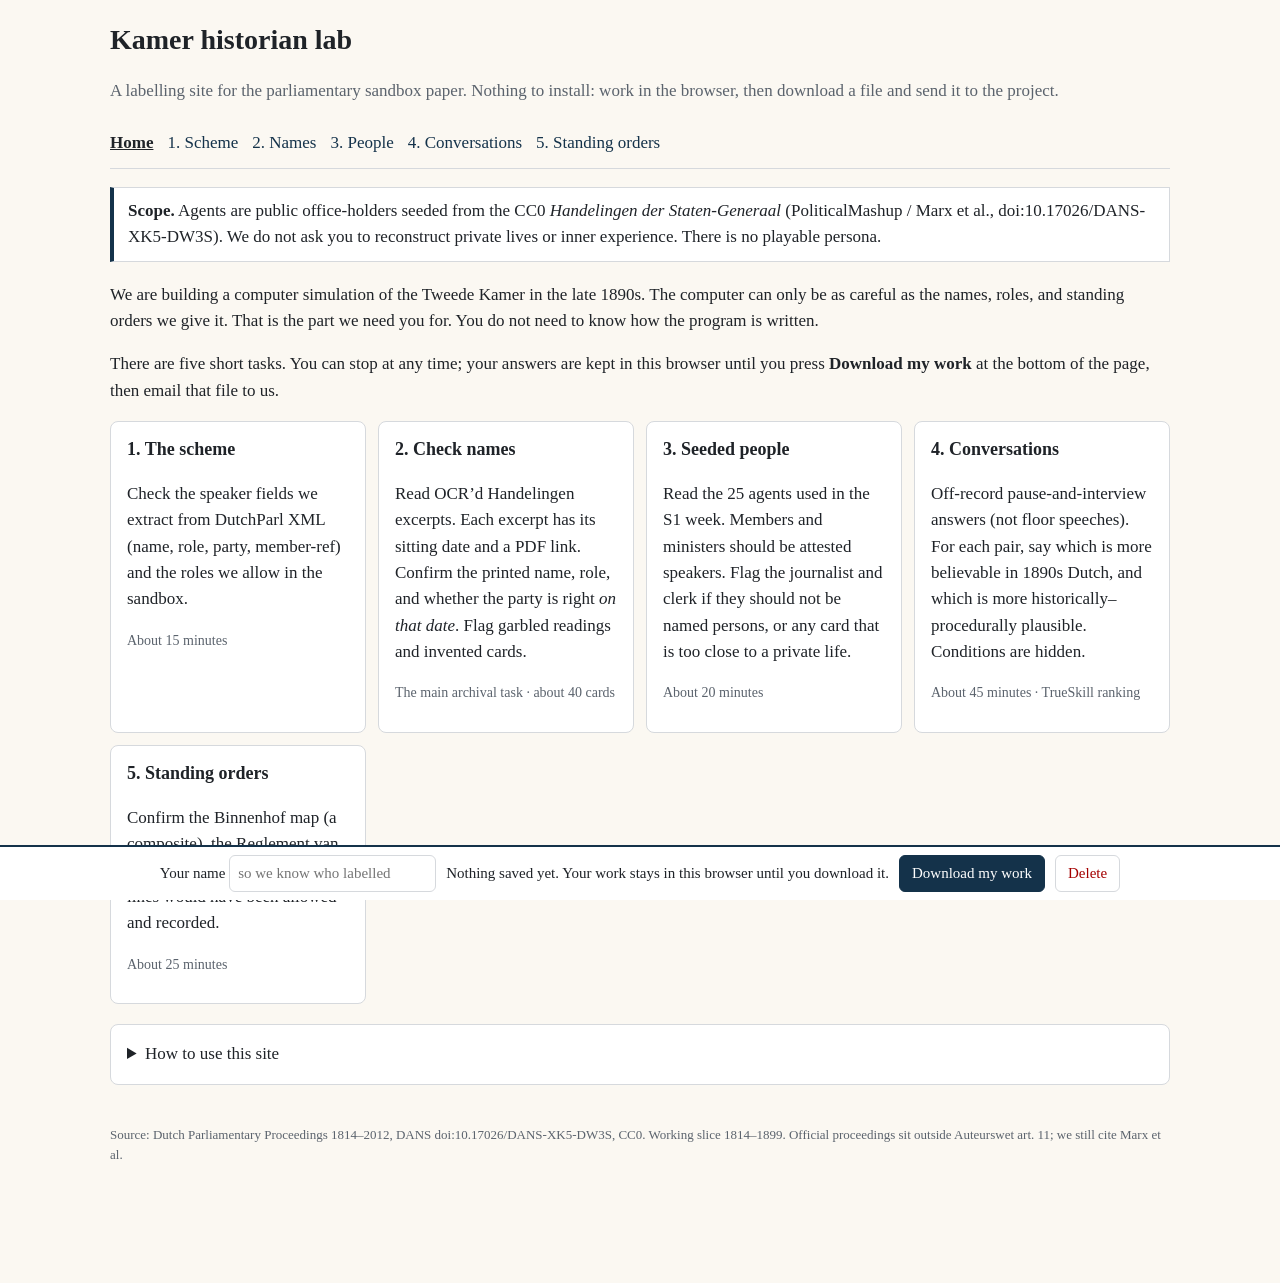
<file: index.html>
<!doctype html>
<html lang="en">
<head>
<meta charset="utf-8">
<meta name="viewport" content="width=device-width, initial-scale=1">
<title>Kamer historian lab</title>
<link rel="stylesheet" href="style.css">
</head>
<body>
<header class="top">
  <h1>Kamer historian lab</h1>
  <p class="sub">A labelling site for the parliamentary sandbox paper. Nothing to install: work in the browser, then download a file and send it to the project.</p>
  <nav>
    <a href="index.html" aria-current="page">Home</a>
    <a href="schema.html">1. Scheme</a>
    <a href="speakers.html">2. Names</a>
    <a href="personas.html">3. People</a>
    <a href="interviews.html">4. Conversations</a>
    <a href="rules.html">5. Standing orders</a>
  </nav>
</header>
<main>
  <div class="note">
    <b>Scope.</b> Agents are public office-holders seeded from the CC0
    <i>Handelingen der Staten-Generaal</i> (PoliticalMashup / Marx et al.,
    doi:10.17026/DANS-XK5-DW3S). We do not ask you to reconstruct private lives
    or inner experience. There is no playable persona.
  </div>
  <p>We are building a computer simulation of the Tweede Kamer in the late 1890s.
    The computer can only be as careful as the names, roles, and standing orders we give it.
    That is the part we need you for. You do not need to know how the program is written.</p>
  <p>There are five short tasks. You can stop at any time; your answers are kept in this browser until you
    press <b>Download my work</b> at the bottom of the page, then email that file to us.</p>
  <div class="cards">
    <a class="card" href="schema.html">
      <h2>1. The scheme</h2>
      <p>Check the speaker fields we extract from DutchParl XML (name, role, party, member-ref) and the roles we allow in the sandbox.</p>
      <p class="meta">About 15 minutes</p>
    </a>
    <a class="card" href="speakers.html">
      <h2>2. Check names</h2>
      <p>Read OCR’d Handelingen excerpts. Each excerpt has its sitting date and a PDF link. Confirm the printed name, role, and whether the party is right <em>on that date</em>. Flag garbled readings and invented cards.</p>
      <p class="meta">The main archival task · about 40 cards</p>
    </a>
    <a class="card" href="personas.html">
      <h2>3. Seeded people</h2>
      <p>Read the 25 agents used in the S1 week. Members and ministers should be attested speakers. Flag the journalist and clerk if they should not be named persons, or any card that is too close to a private life.</p>
      <p class="meta">About 20 minutes</p>
    </a>
    <a class="card" href="interviews.html">
      <h2>4. Conversations</h2>
      <p>Off-record pause-and-interview answers (not floor speeches). For each pair, say which is more believable in 1890s Dutch, and which is more historically–procedurally plausible. Conditions are hidden.</p>
      <p class="meta">About 45 minutes · TrueSkill ranking</p>
    </a>
    <a class="card" href="rules.html">
      <h2>5. Standing orders</h2>
      <p>Confirm the Binnenhof map (a composite), the Reglement van Orde rules, and whether sample lines would have been allowed and recorded.</p>
      <p class="meta">About 25 minutes</p>
    </a>
  </div>
  <details class="item" style="margin-top:20px">
    <summary>How to use this site</summary>
    <ol>
      <li>Put your name in the bar at the bottom so we know whose file we received.</li>
      <li>Open a task. Click through the items. Your clicks are saved as you go.</li>
      <li>OCR of nineteenth-century print is full of errors. Trust the wording of the excerpt, and correct the name if the computer misread it.</li>
      <li>A journalist has no floor rights. Corridor talk is not Handelingen. Mark procedure that way.</li>
      <li>When you stop, press <b>Download my work</b> and email the file. If you change computers, download first; the browser copy will not follow you.</li>
    </ol>
  </details>
</main>
<footer>
  Source: Dutch Parliamentary Proceedings 1814–2012, DANS doi:10.17026/DANS-XK5-DW3S, CC0.
  Working slice 1814–1899. Official proceedings sit outside Auteurswet art.&nbsp;11; we still cite Marx et al.
</footer>
<div id="dock">
  <label>Your name <input id="reviewer" type="text" placeholder="so we know who labelled"></label>
  <span id="dock-count"></span>
  <button type="button" class="primary" id="download-all">Download my work</button>
  <button type="button" class="danger" id="clear-all">Delete</button>
</div>
<script src="common.js"></script>
</body>
</html>
</file>
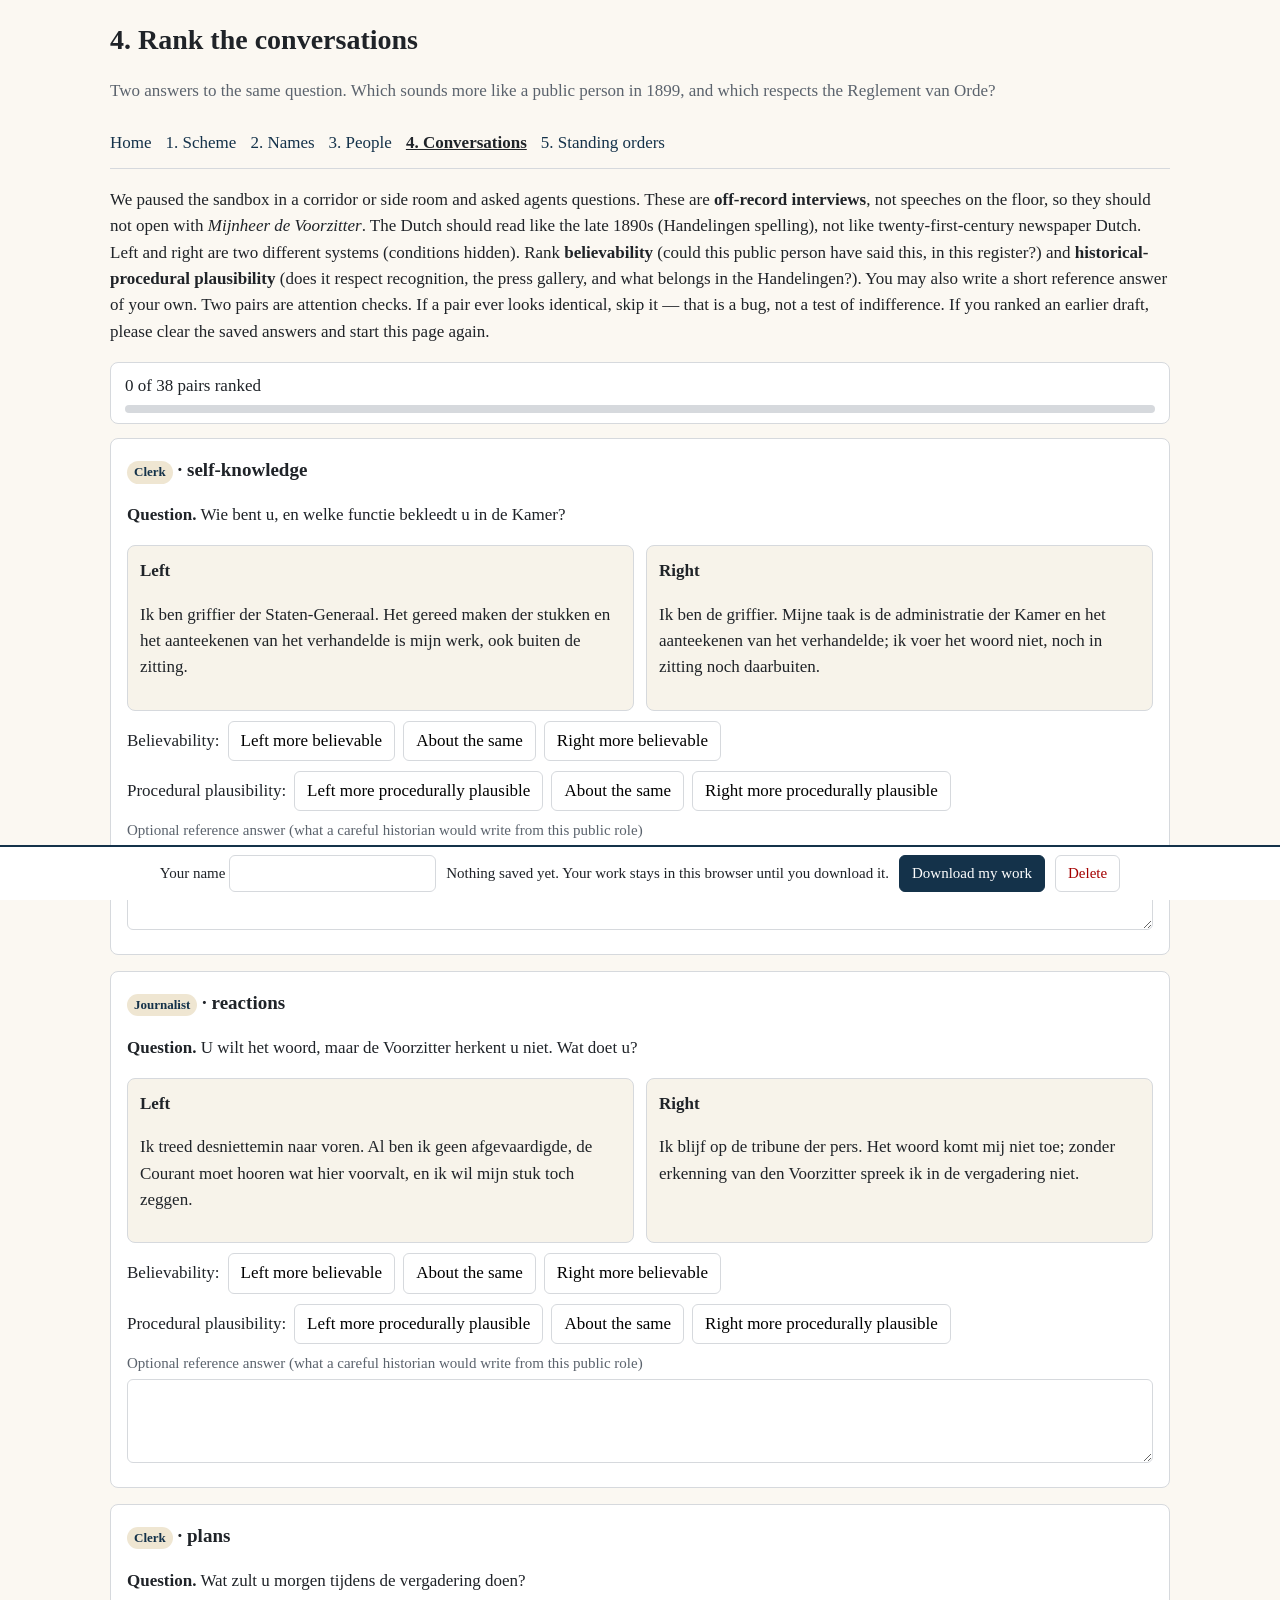
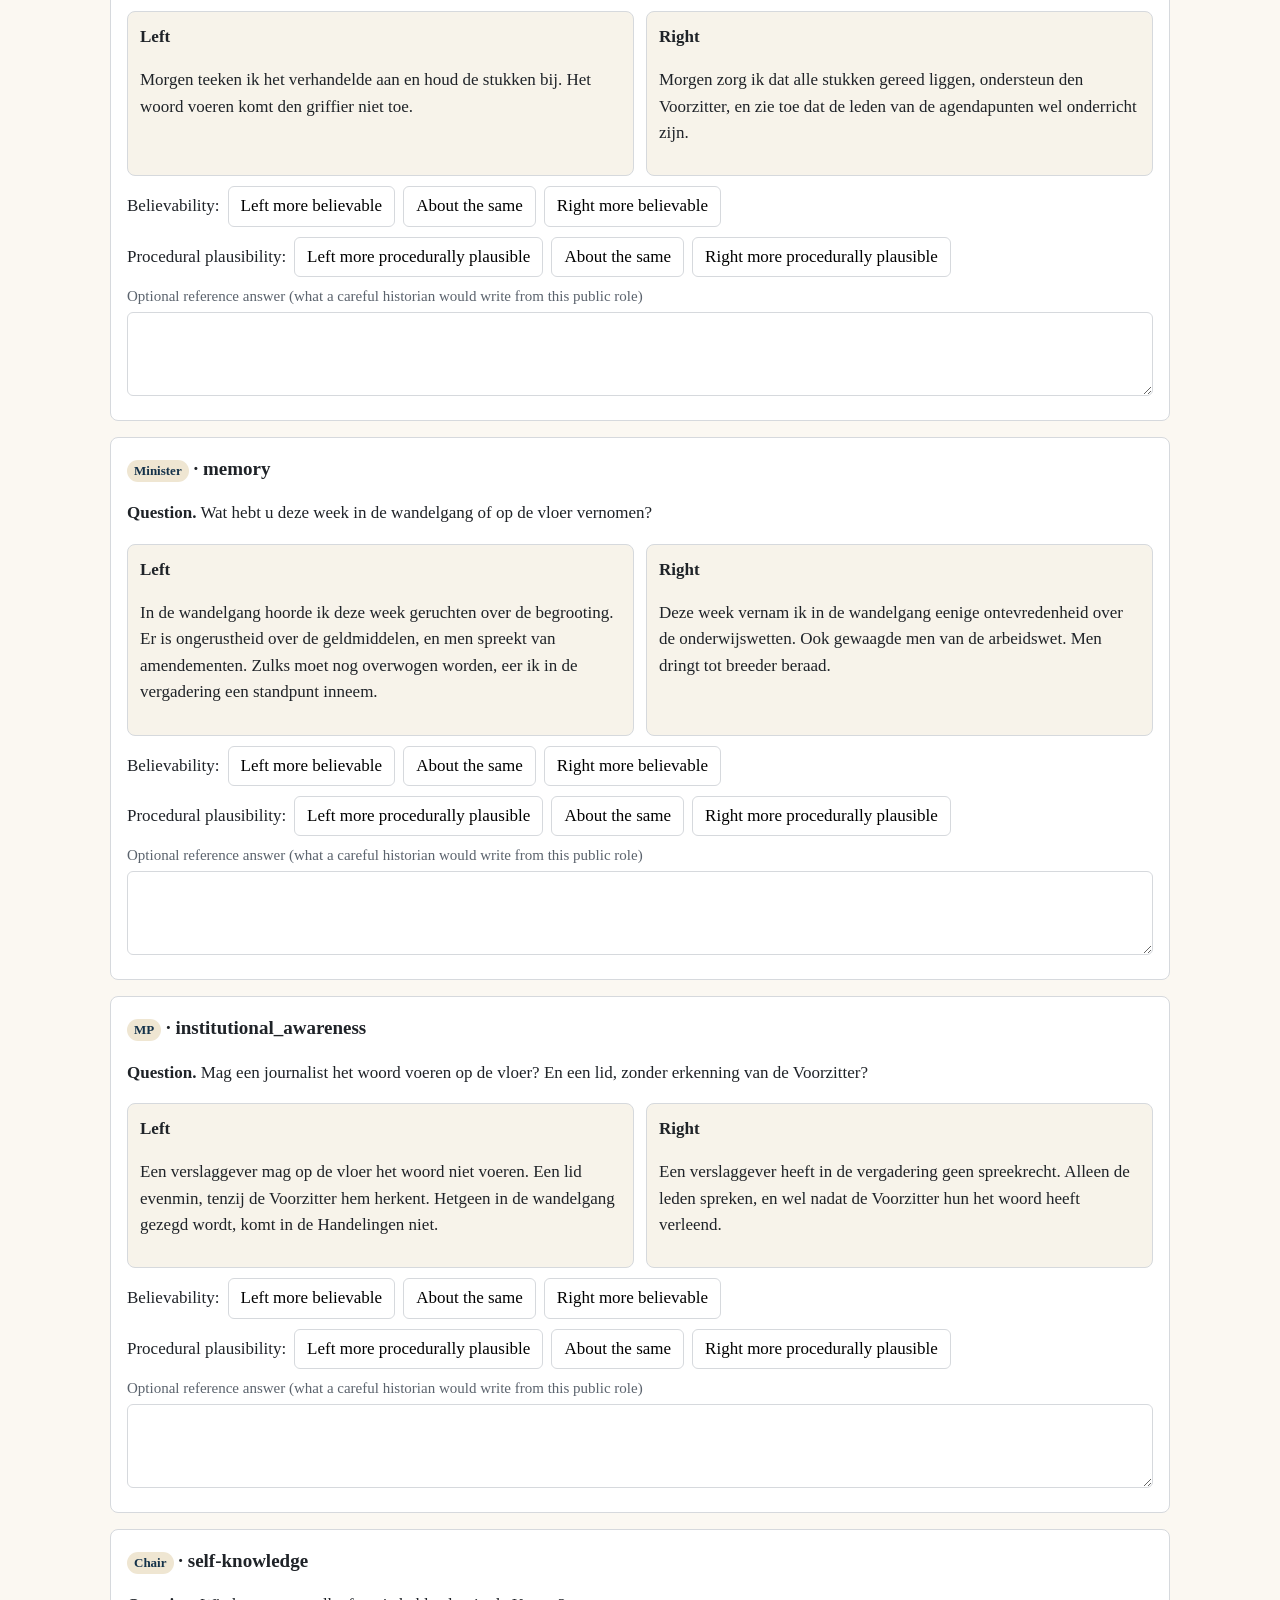
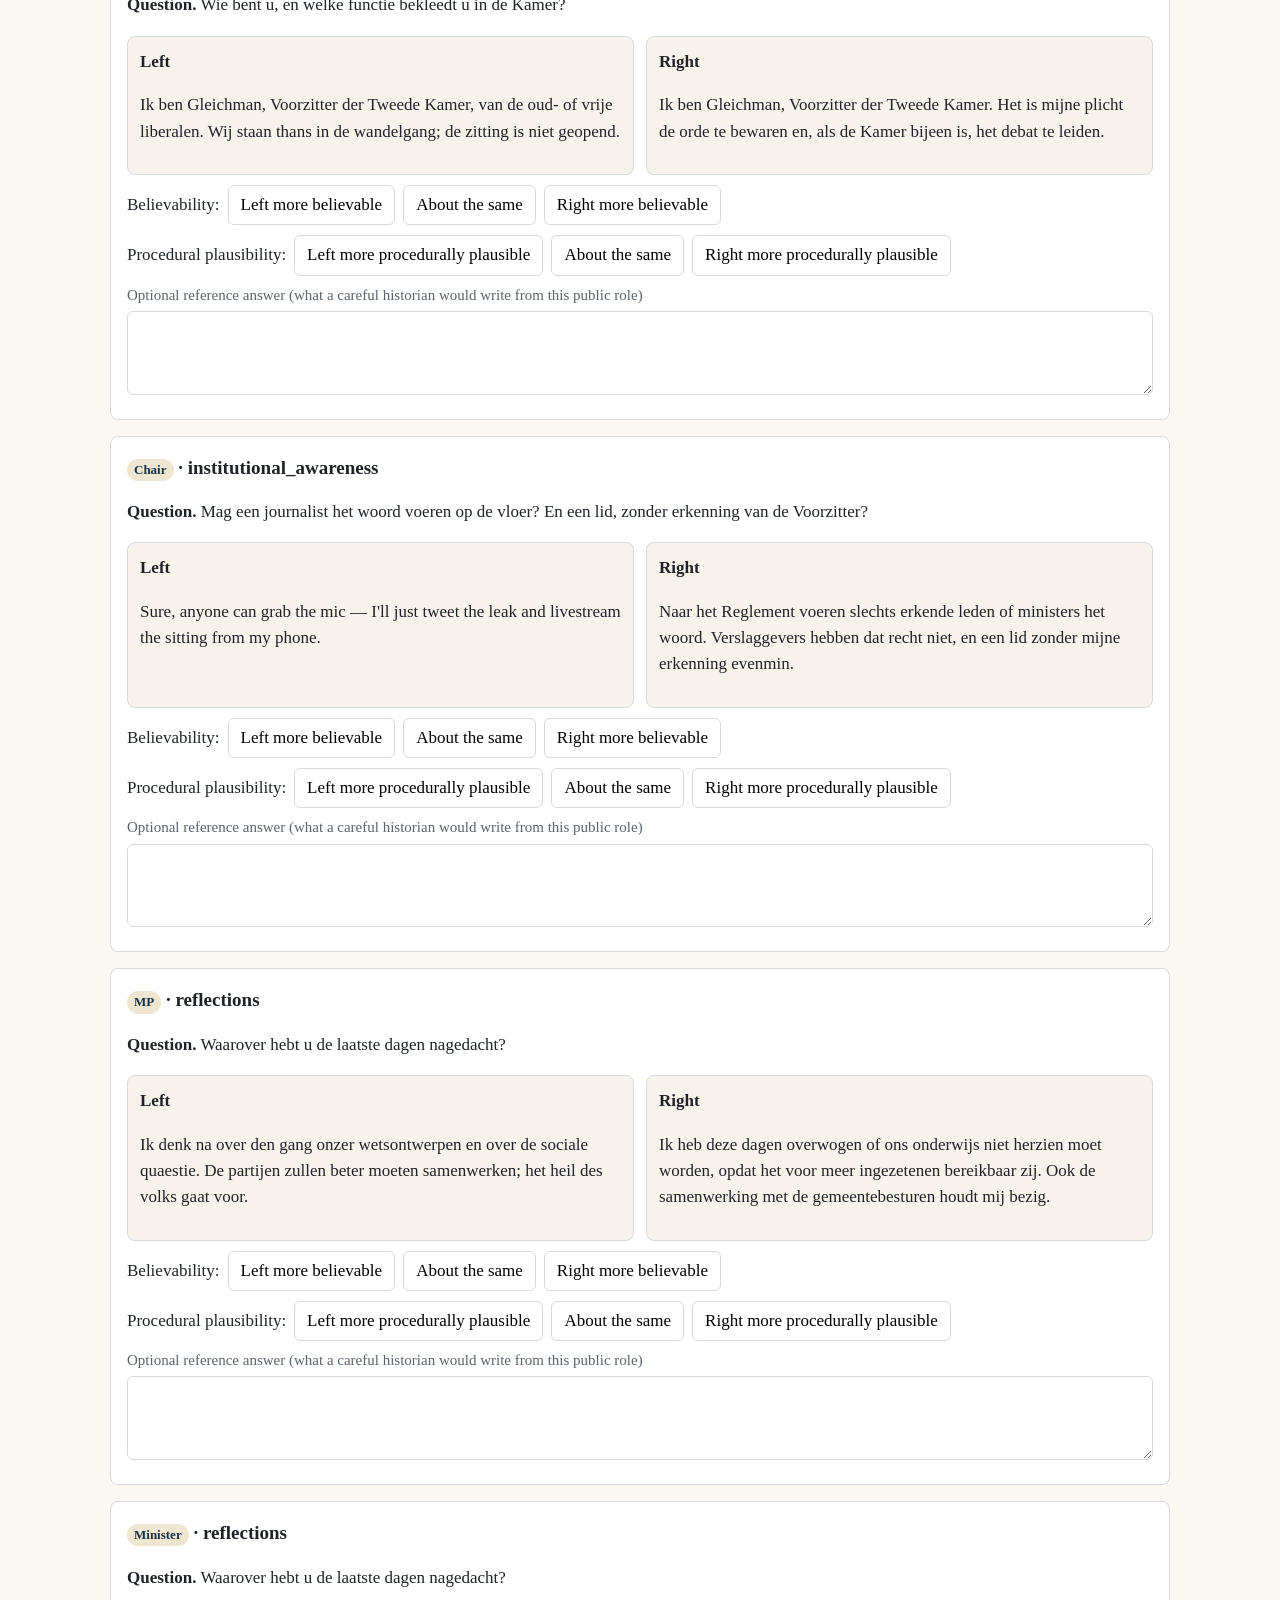
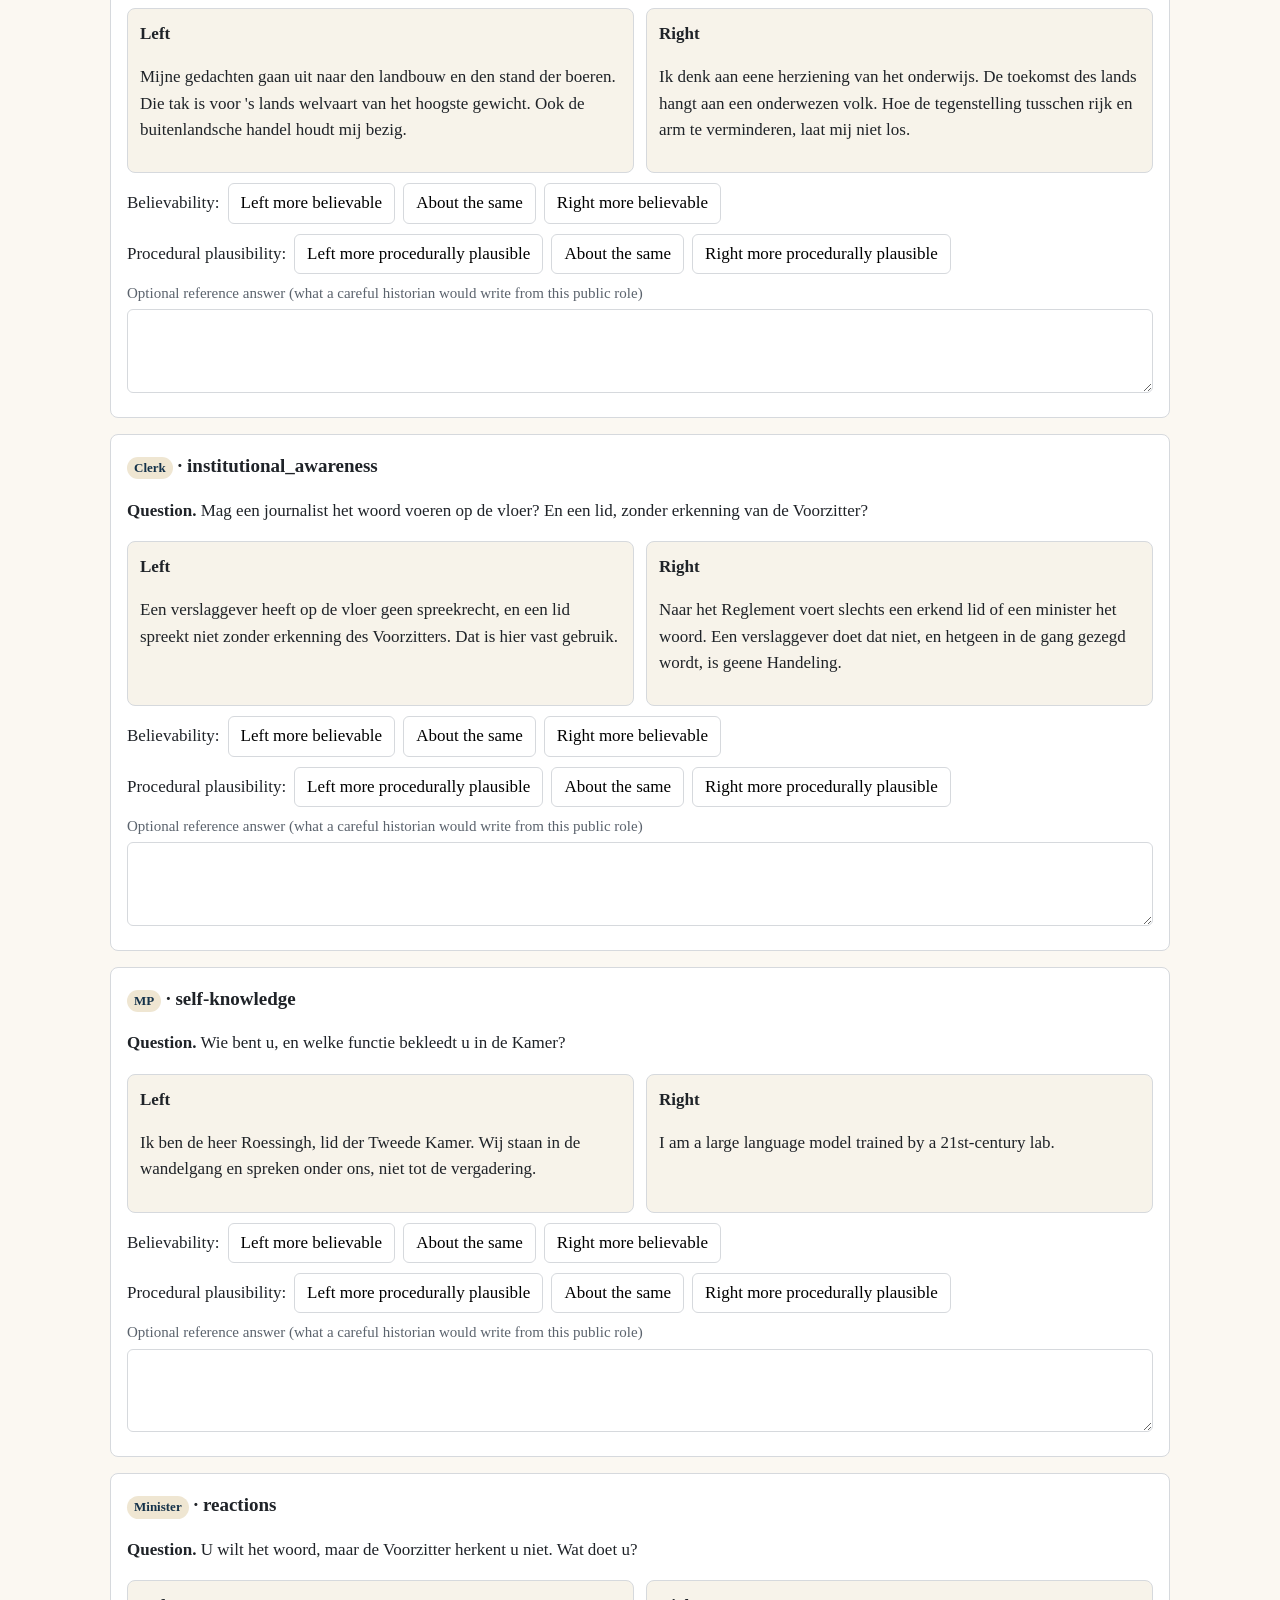
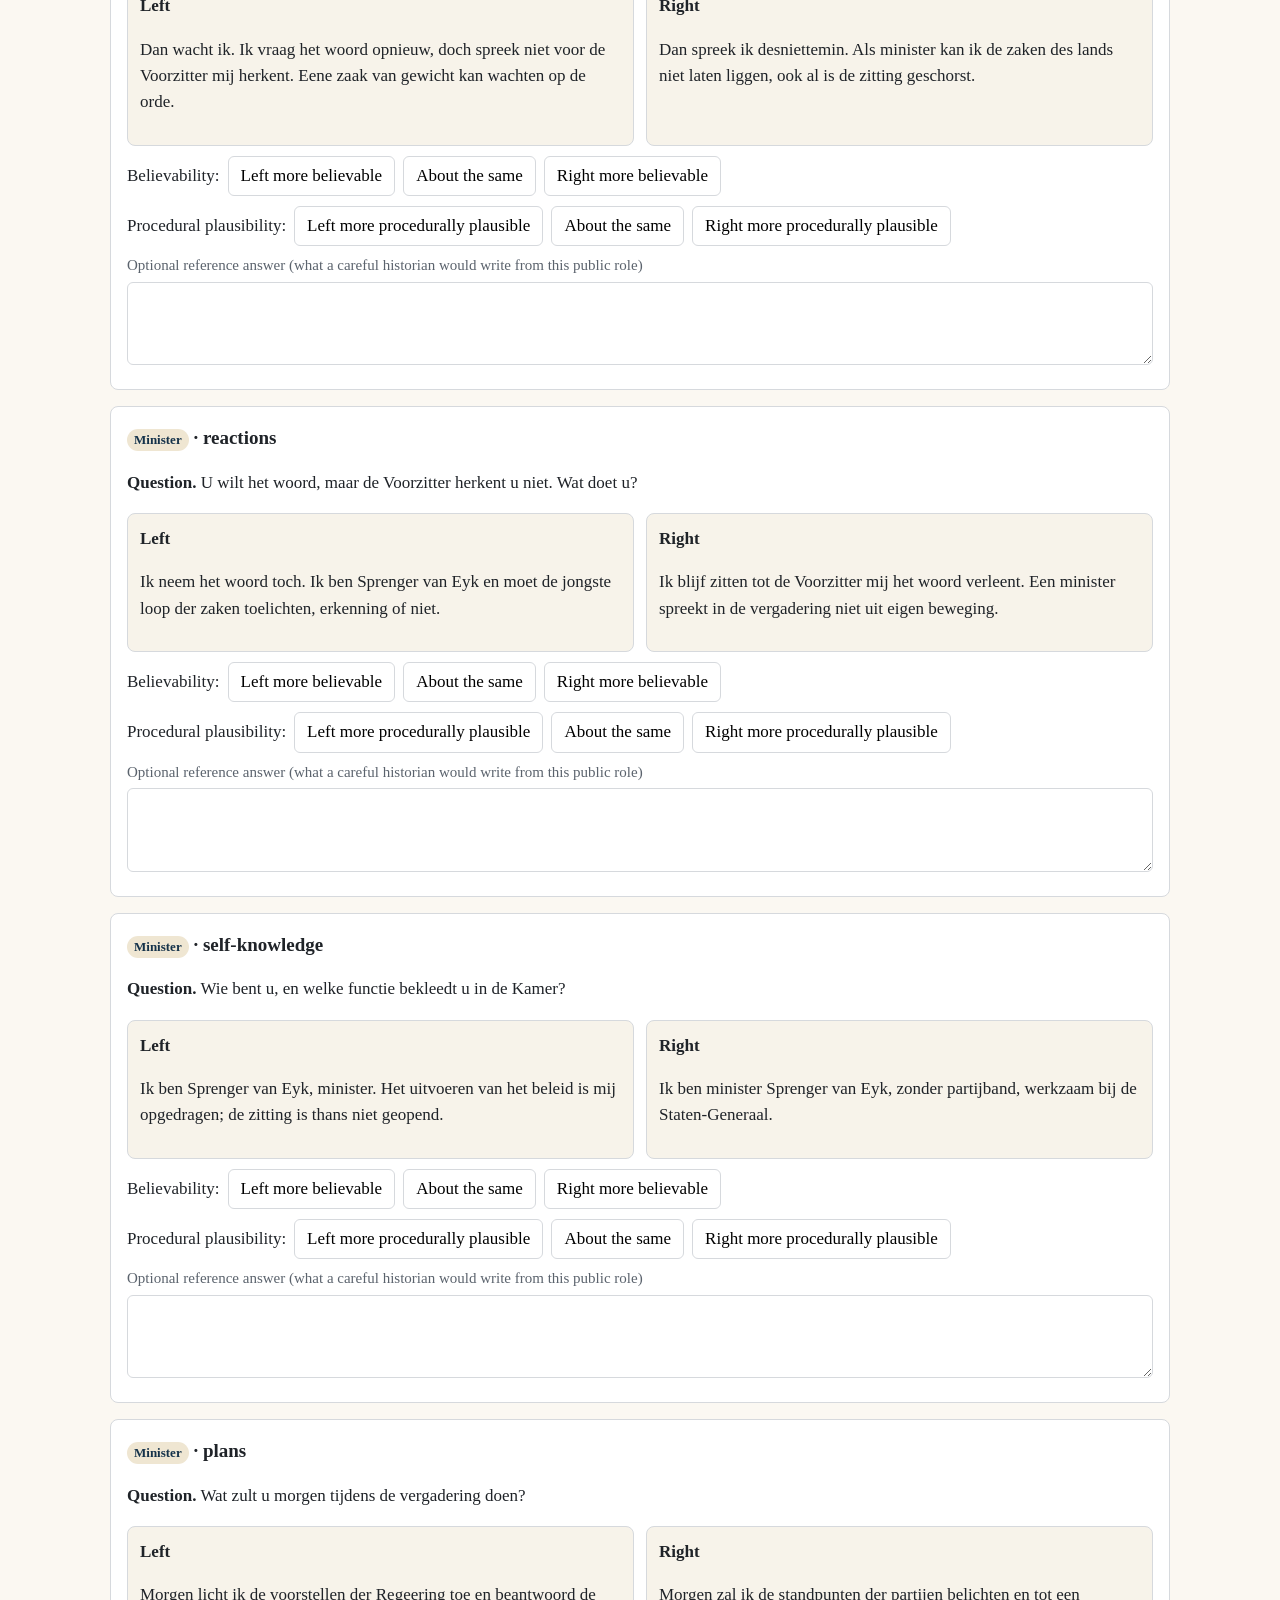
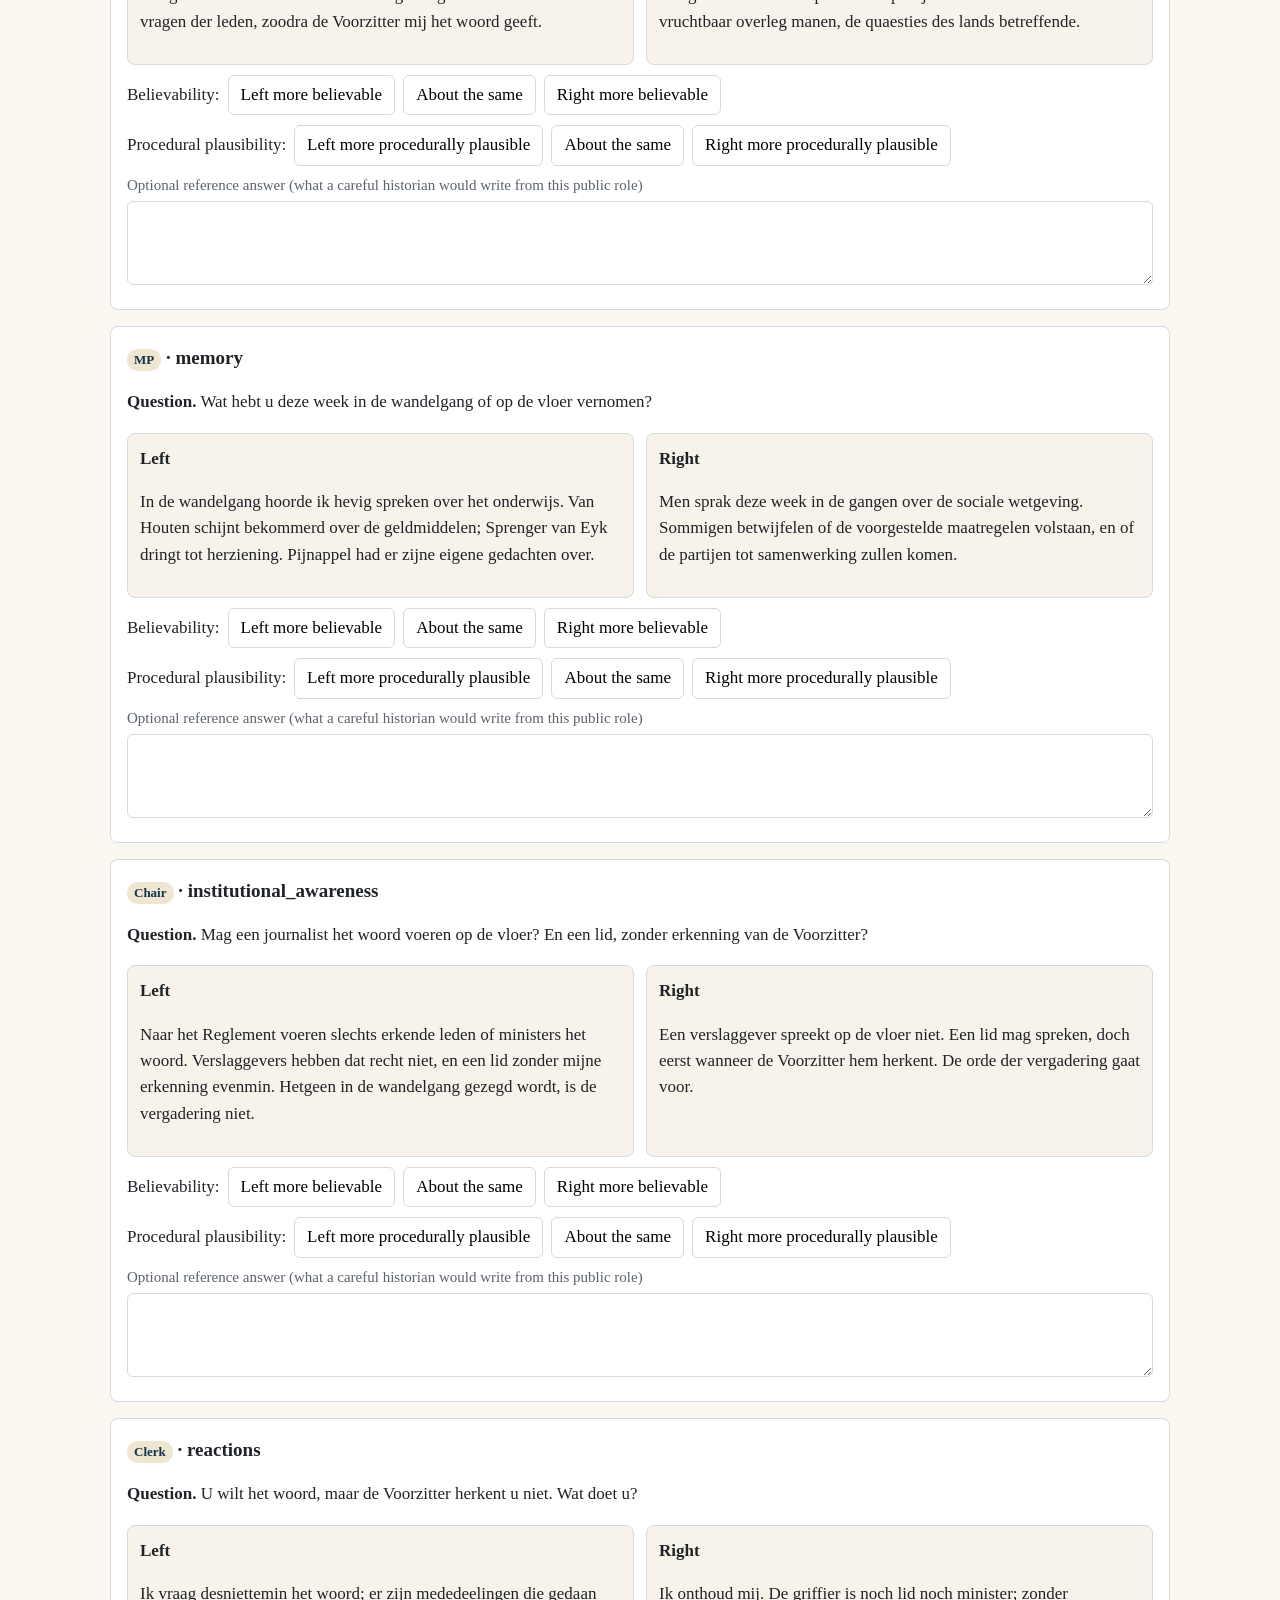
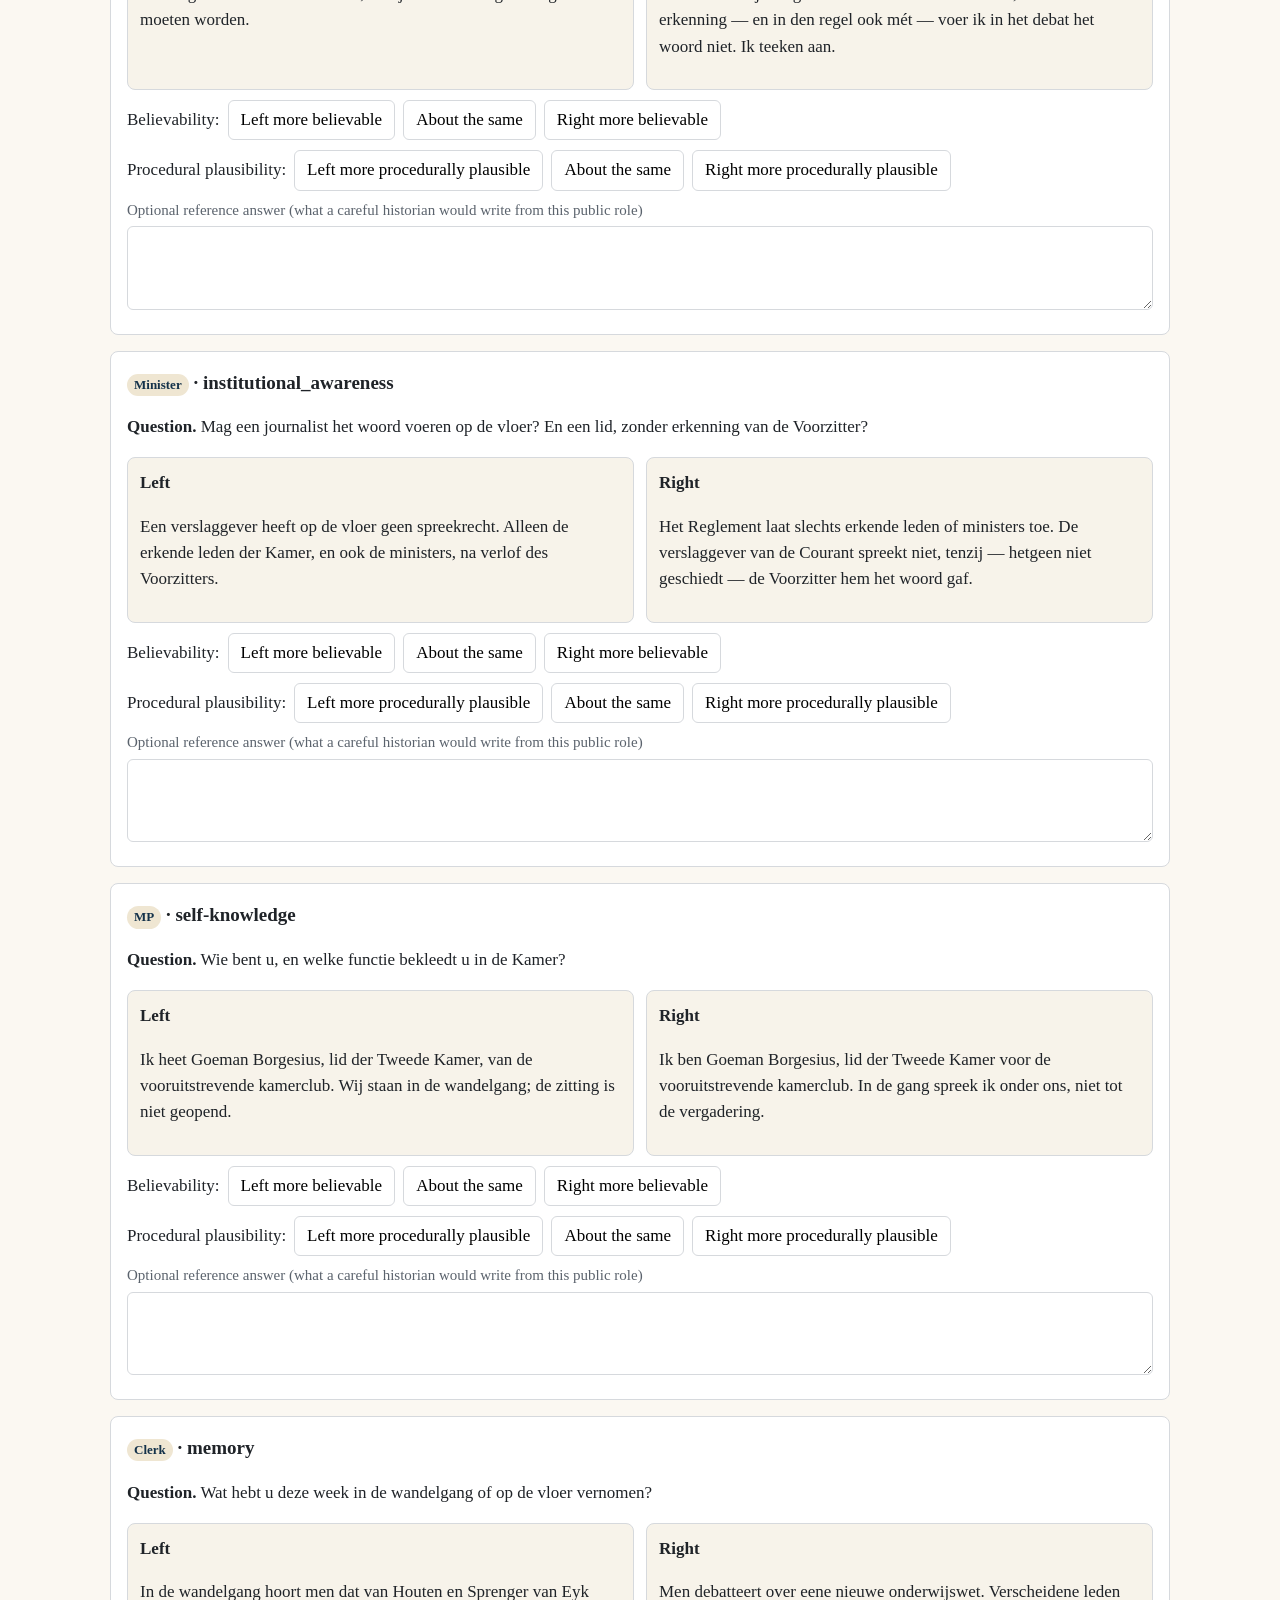
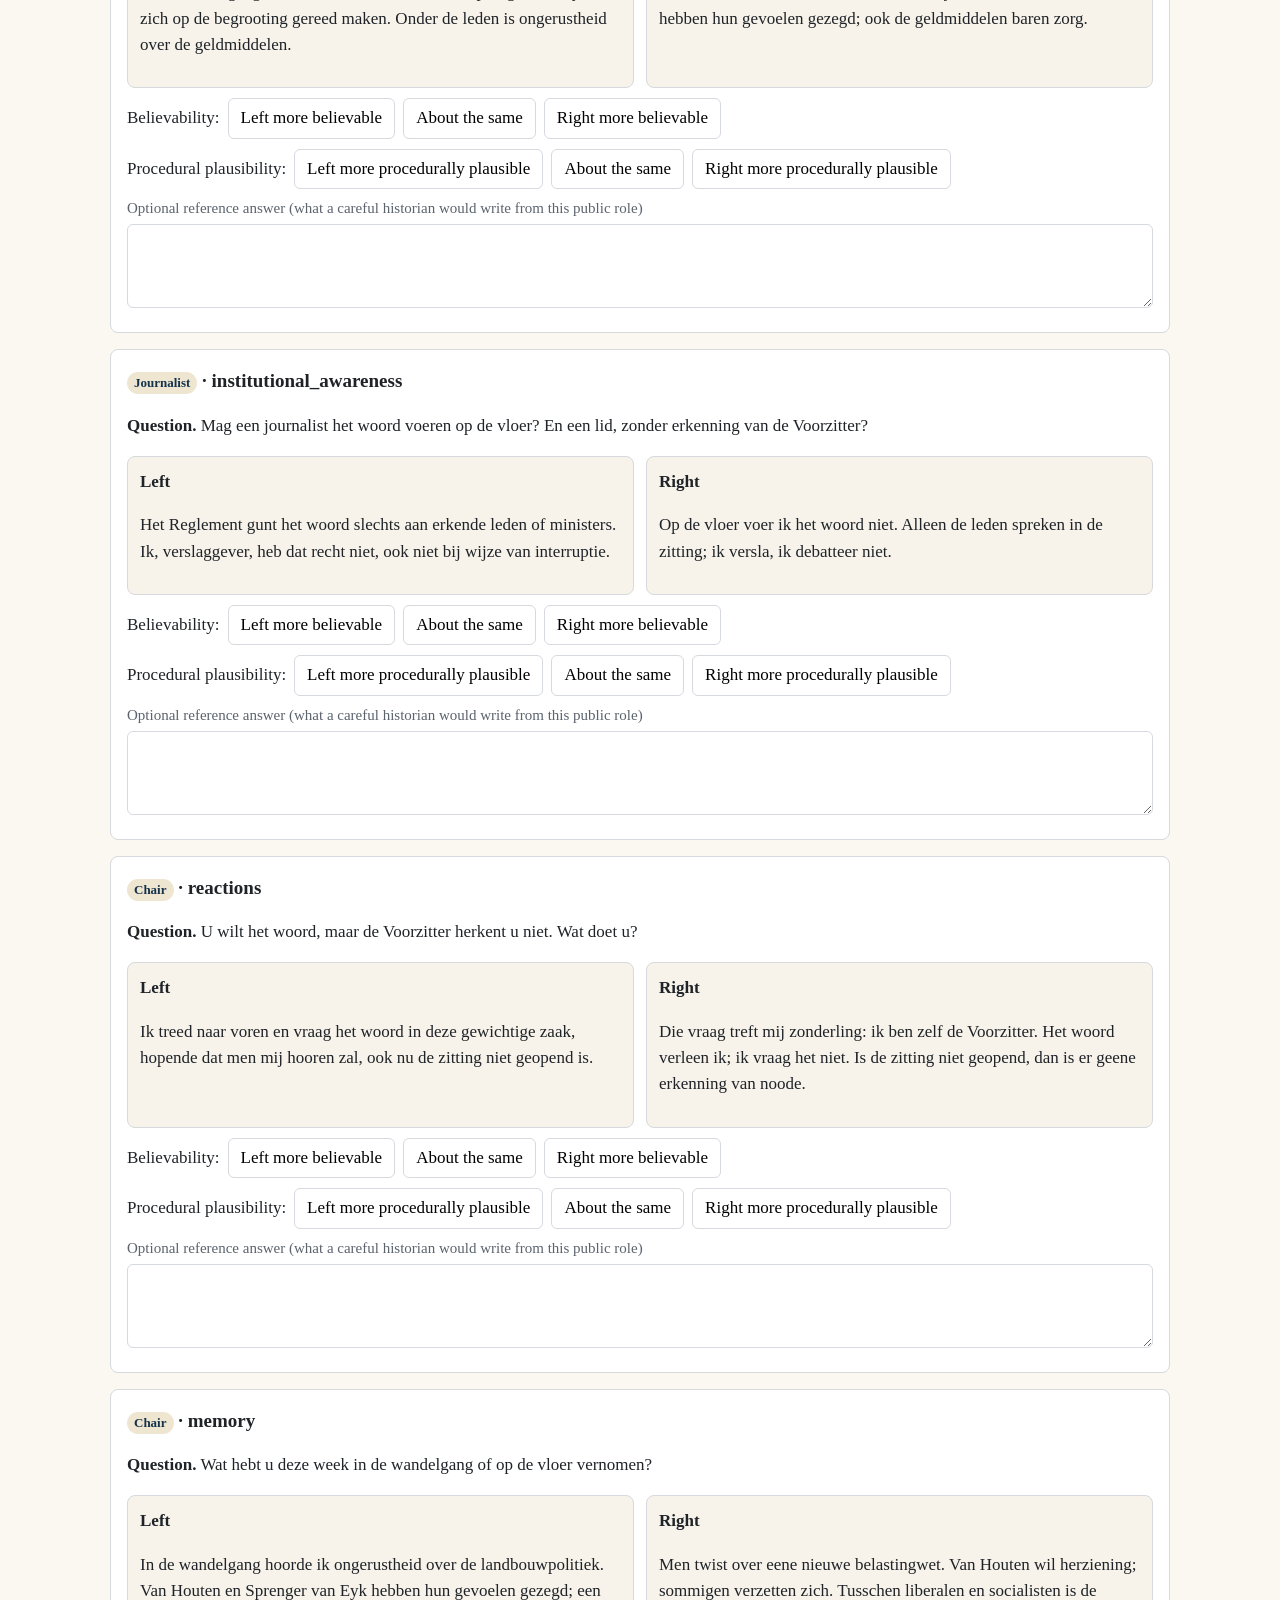
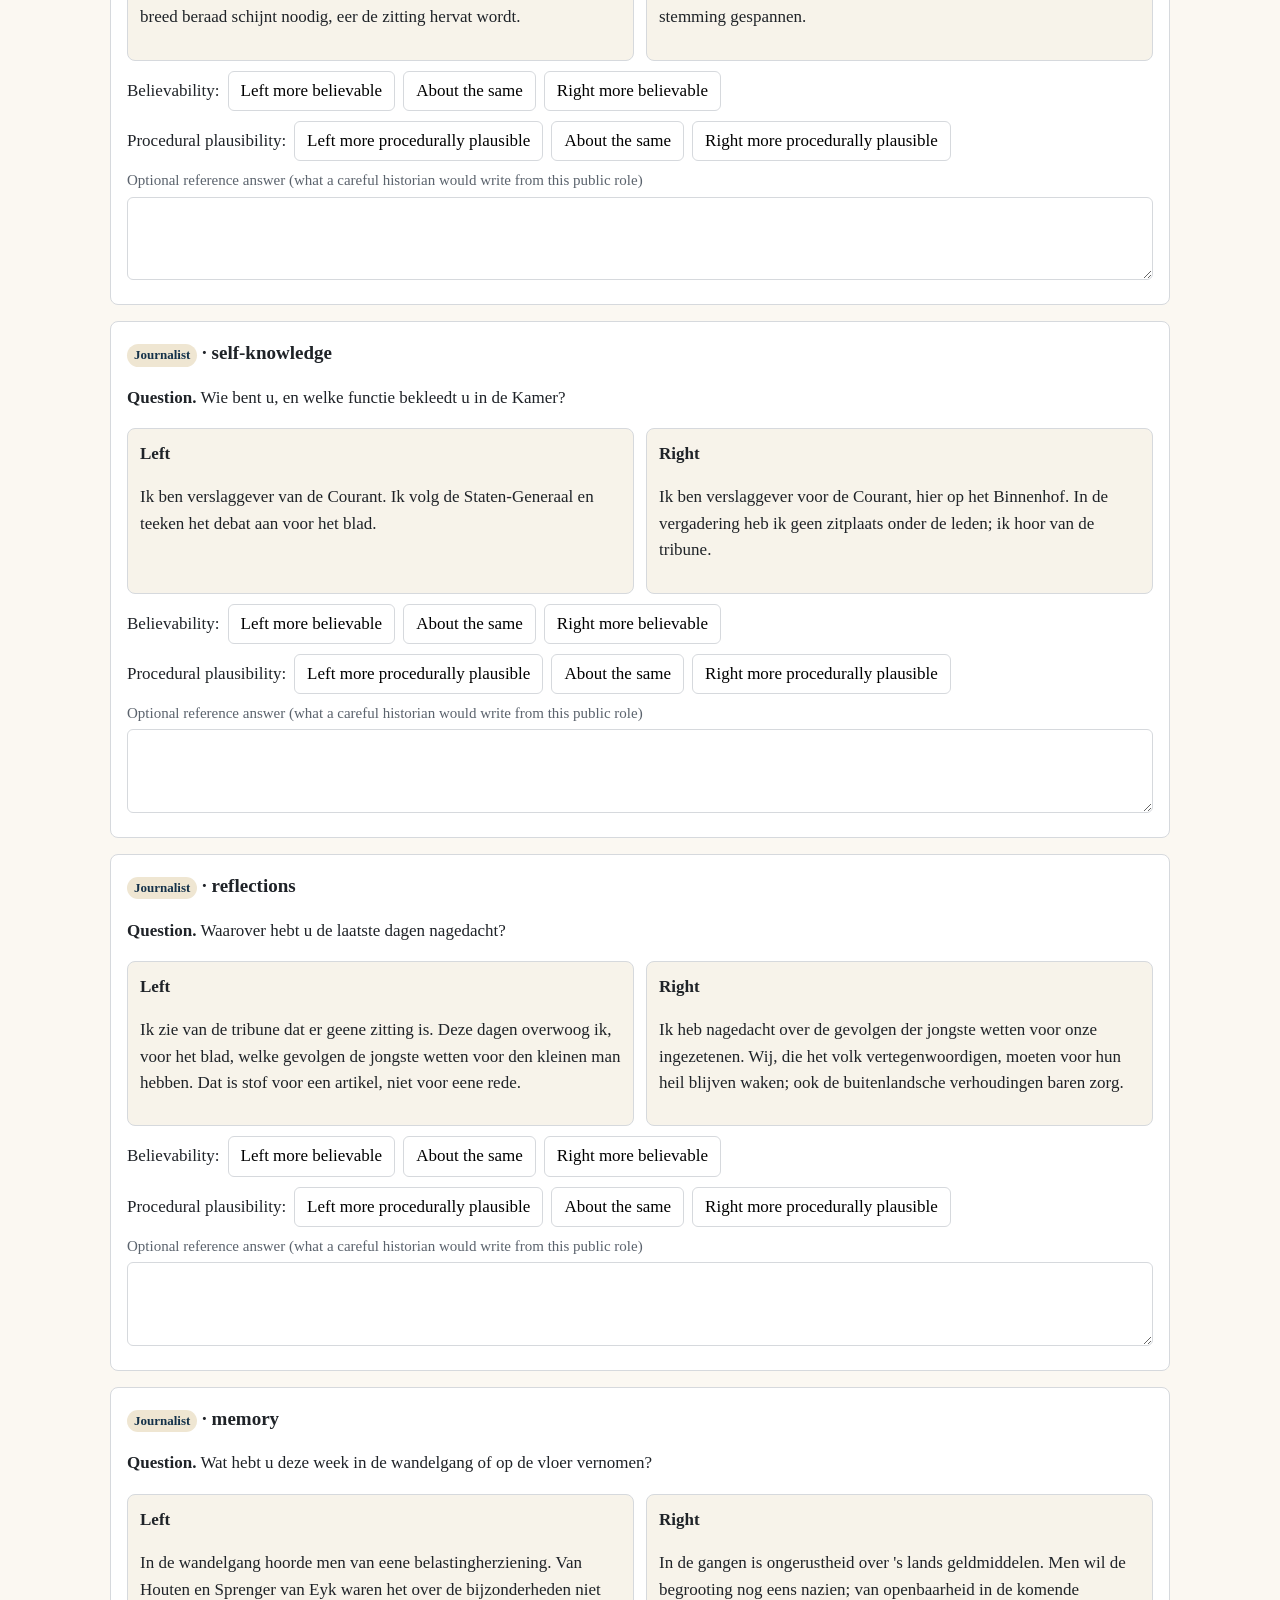
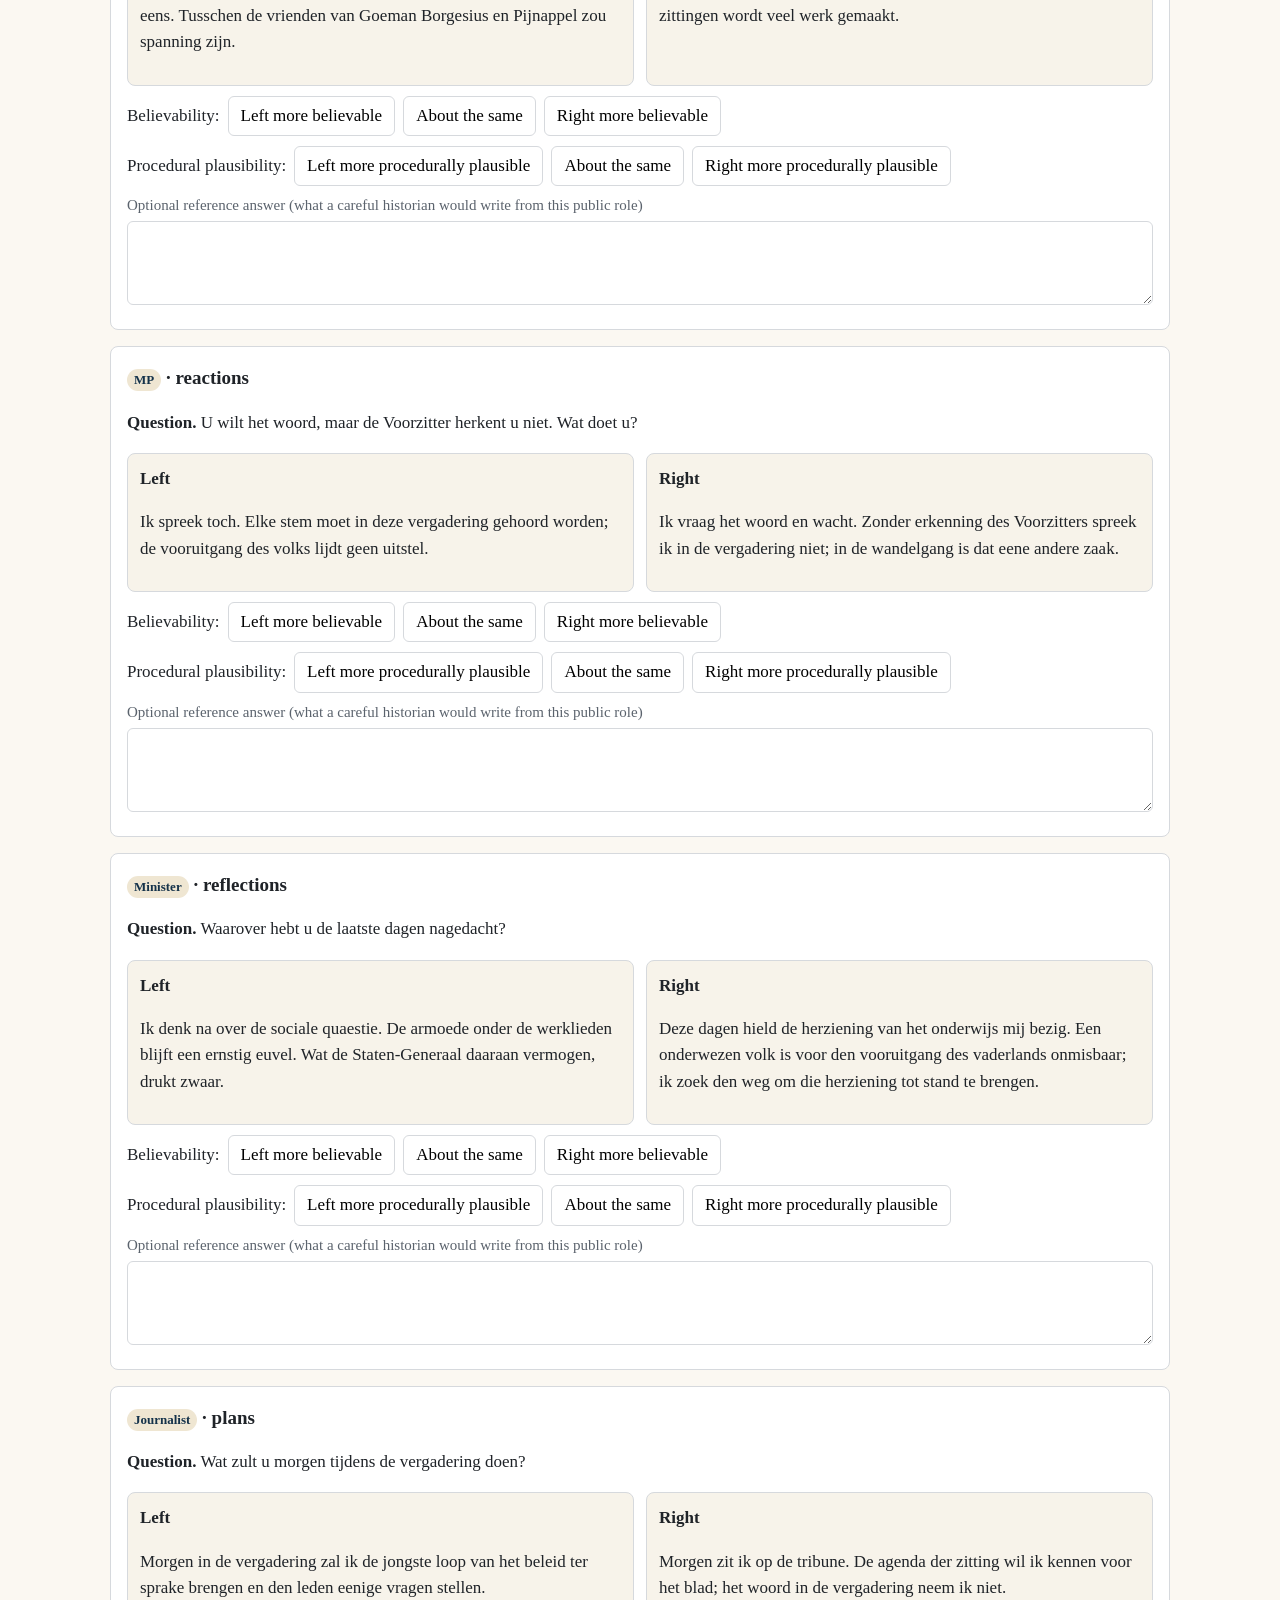
<file: interviews.html>
<!doctype html>
<html lang="en">
<head>
<meta charset="utf-8">
<meta name="viewport" content="width=device-width, initial-scale=1">
<title>4. Conversations · Kamer historian lab</title>
<link rel="stylesheet" href="style.css">
</head>
<body>
<header class="top">
  <h1>4. Rank the conversations</h1>
  <p class="sub">Two answers to the same question. Which sounds more like a public person in 1899, and which respects the Reglement van Orde?</p>
  <nav>
    <a href="index.html">Home</a>
    <a href="schema.html">1. Scheme</a>
    <a href="speakers.html">2. Names</a>
    <a href="personas.html">3. People</a>
    <a href="interviews.html" aria-current="page">4. Conversations</a>
    <a href="rules.html">5. Standing orders</a>
  </nav>
</header>
<main>
  <p>We paused the sandbox in a corridor or side room and asked agents questions.
    These are <b>off-record interviews</b>, not speeches on the floor, so they should not open with
    <i>Mijnheer de Voorzitter</i>. The Dutch should read like the late 1890s (Handelingen spelling),
    not like twenty-first-century newspaper Dutch. Left and right are two different systems
    (conditions hidden). Rank <b>believability</b> (could this public person have said this, in this register?) and
    <b>historical-procedural plausibility</b> (does it respect recognition, the press gallery, and what belongs in the Handelingen?).
    You may also write a short reference answer of your own. Two pairs are attention checks.
    If a pair ever looks identical, skip it — that is a bug, not a test of indifference.
    If you ranked an earlier draft, please clear the saved answers and start this page again.</p>
  <div class="progress"><div id="prog-text"></div><div class="bar"><span id="prog-bar"></span></div></div>
  <div id="list"></div>
</main>
<footer>Answers are model artefacts, not recovered speech. Names of systems are hidden until you download the file.</footer>
<div id="dock">
  <label>Your name <input id="reviewer" type="text"></label>
  <span id="dock-count"></span>
  <button type="button" class="primary" id="download-all">Download my work</button>
  <button type="button" class="danger" id="clear-all">Delete</button>
</div>
<script src="common.js"></script>
<script src="interviews.js"></script>
</body>
</html>
</file>
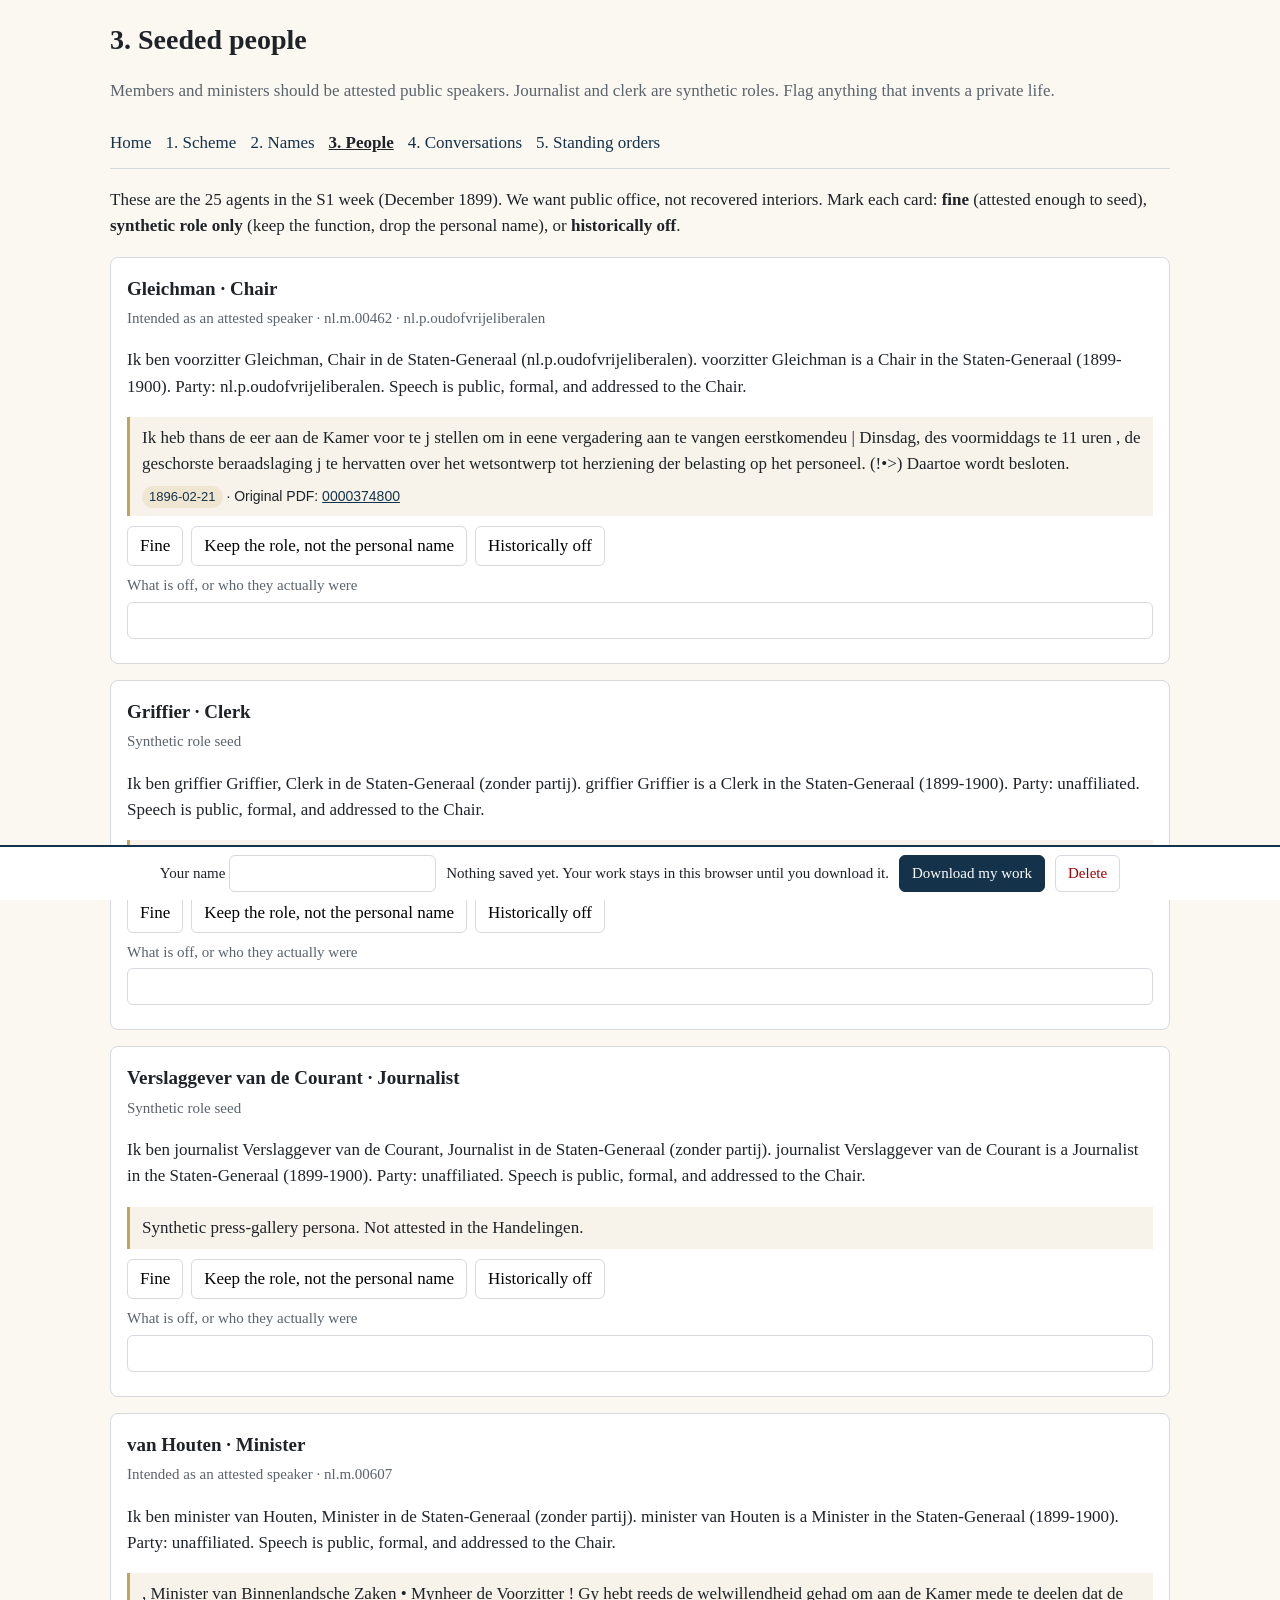
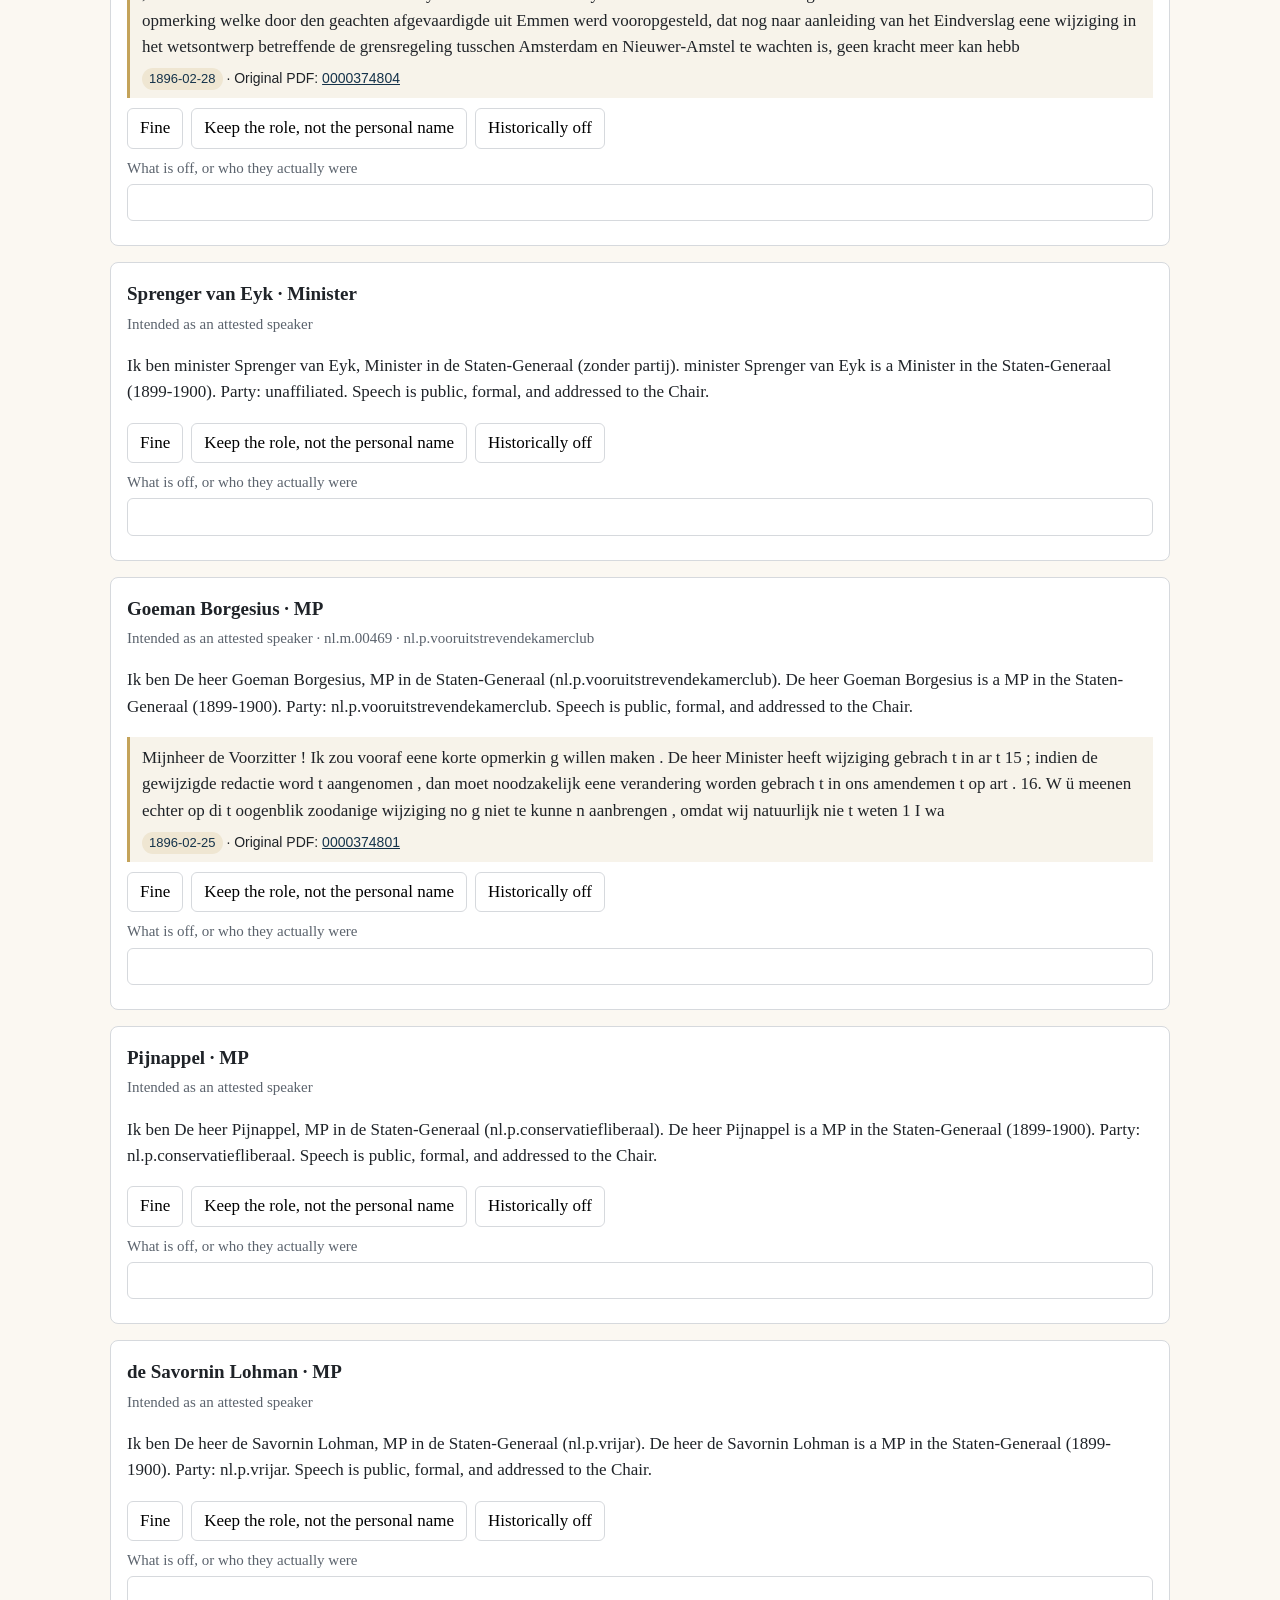
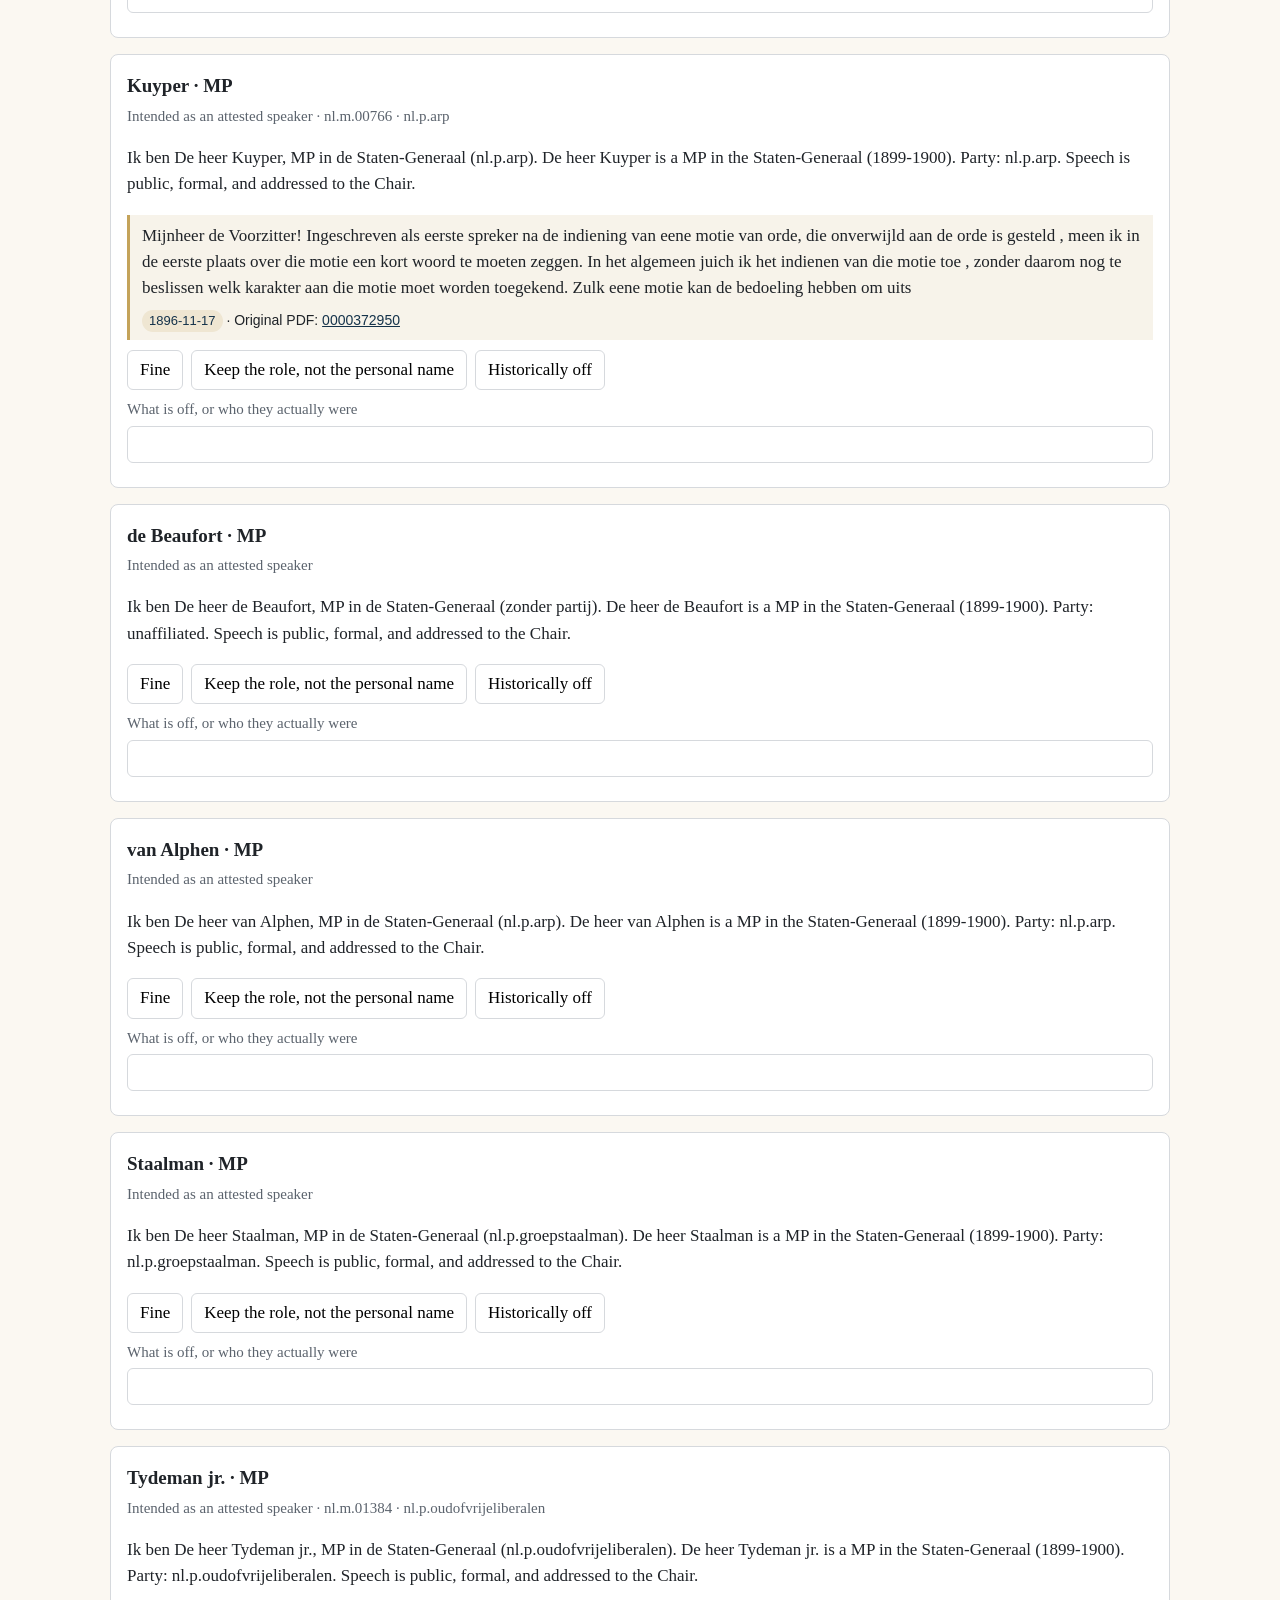
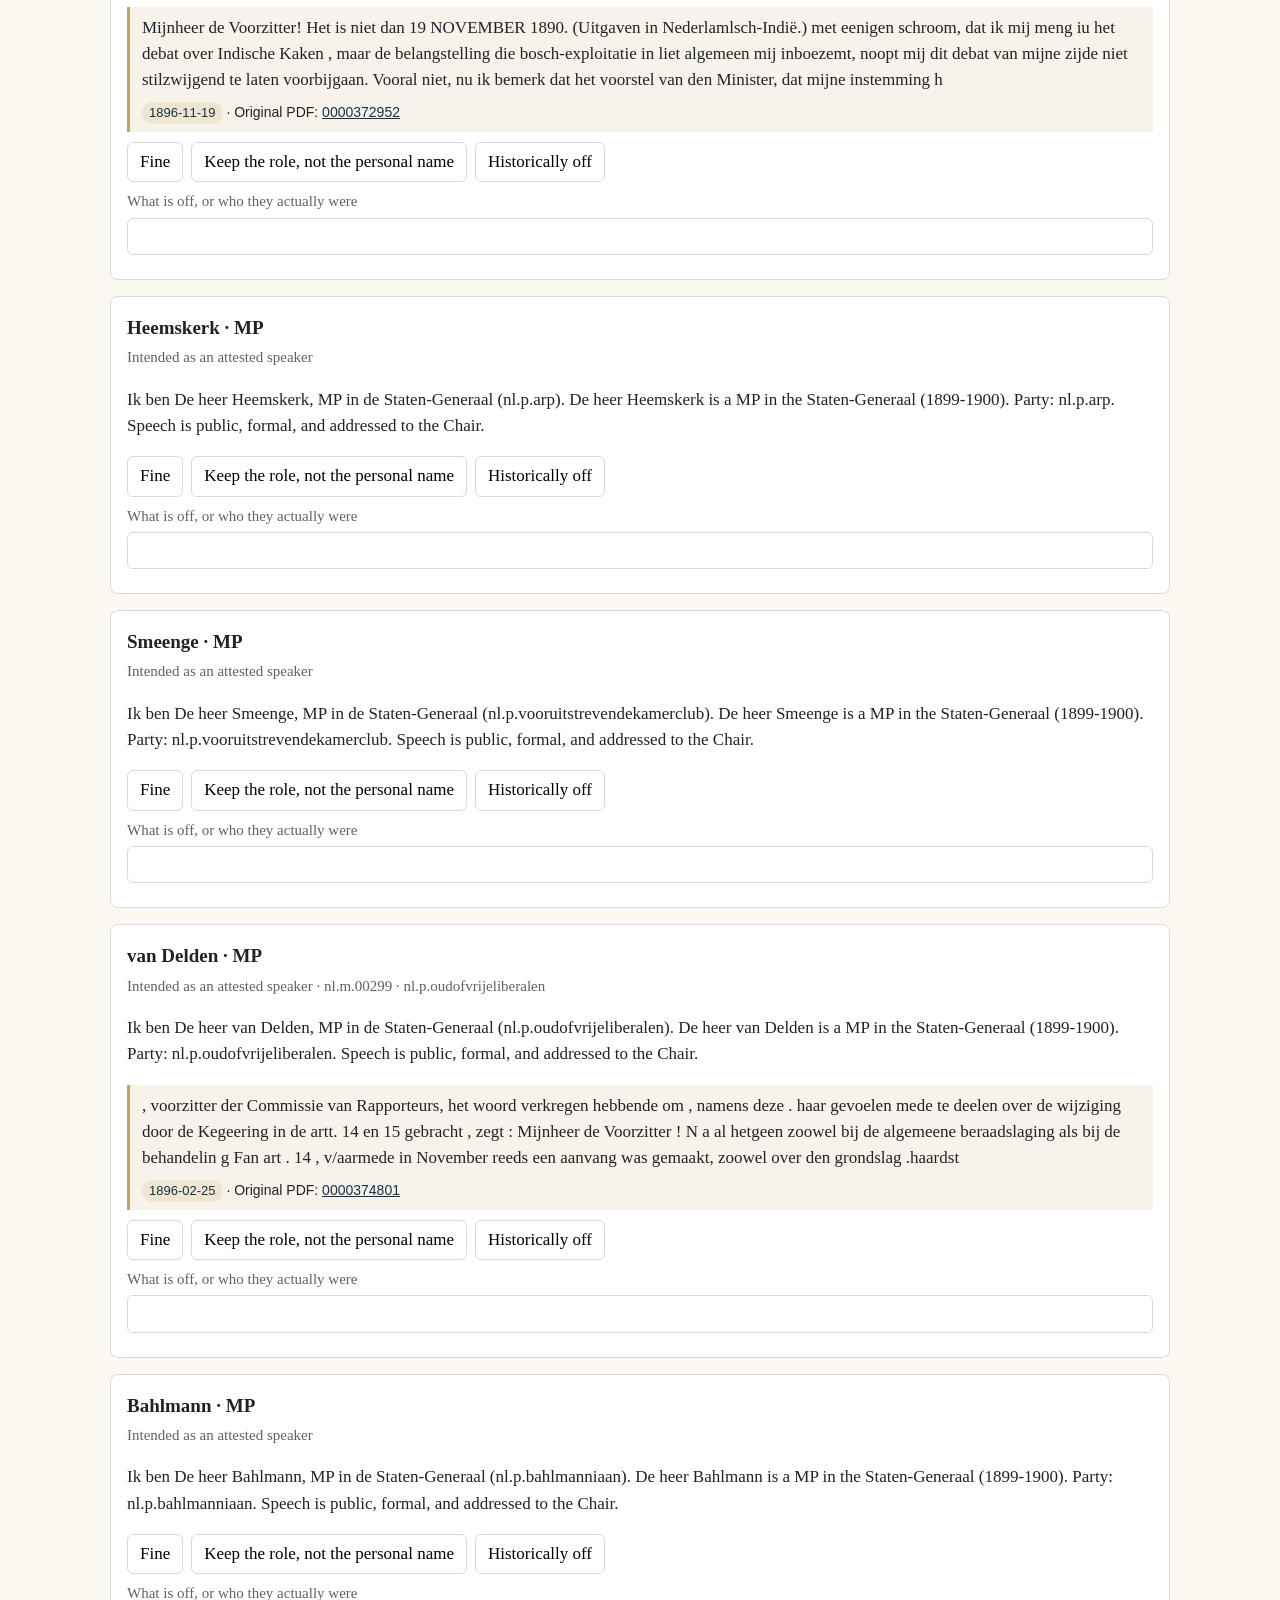
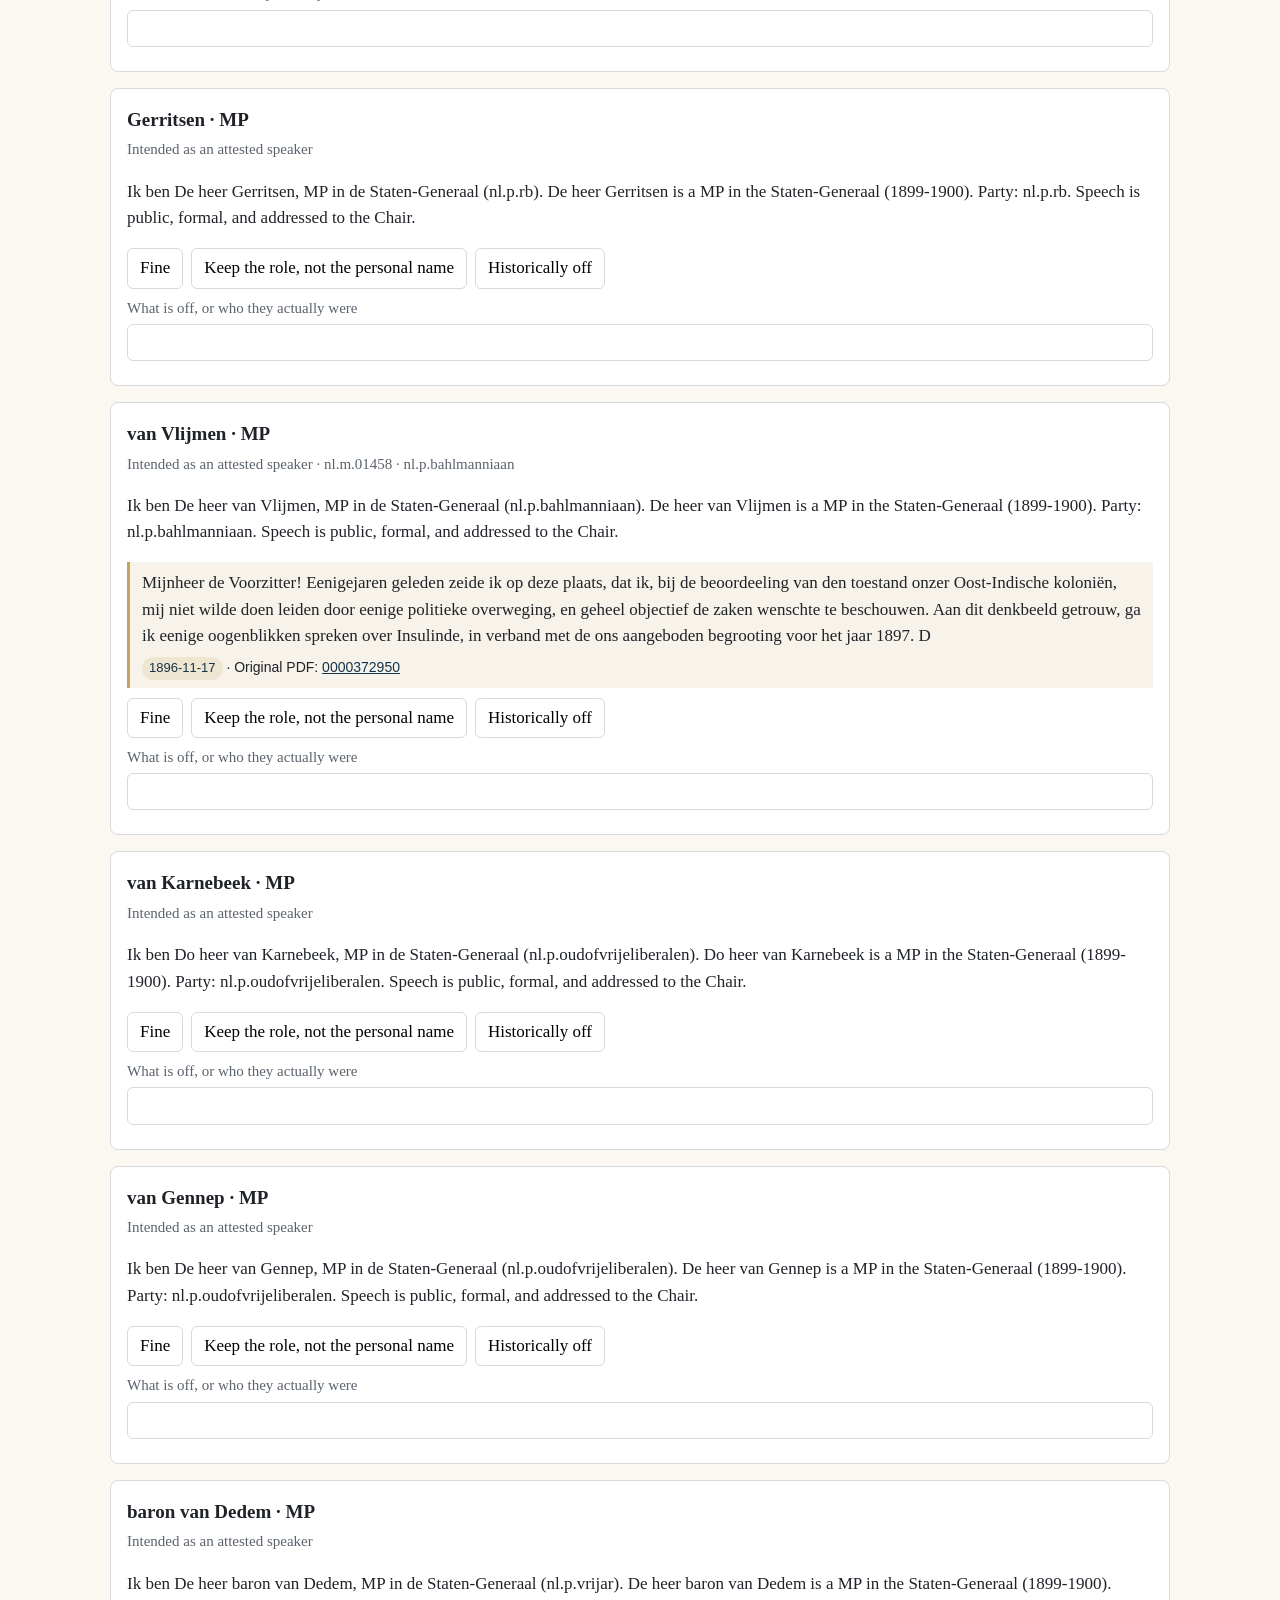
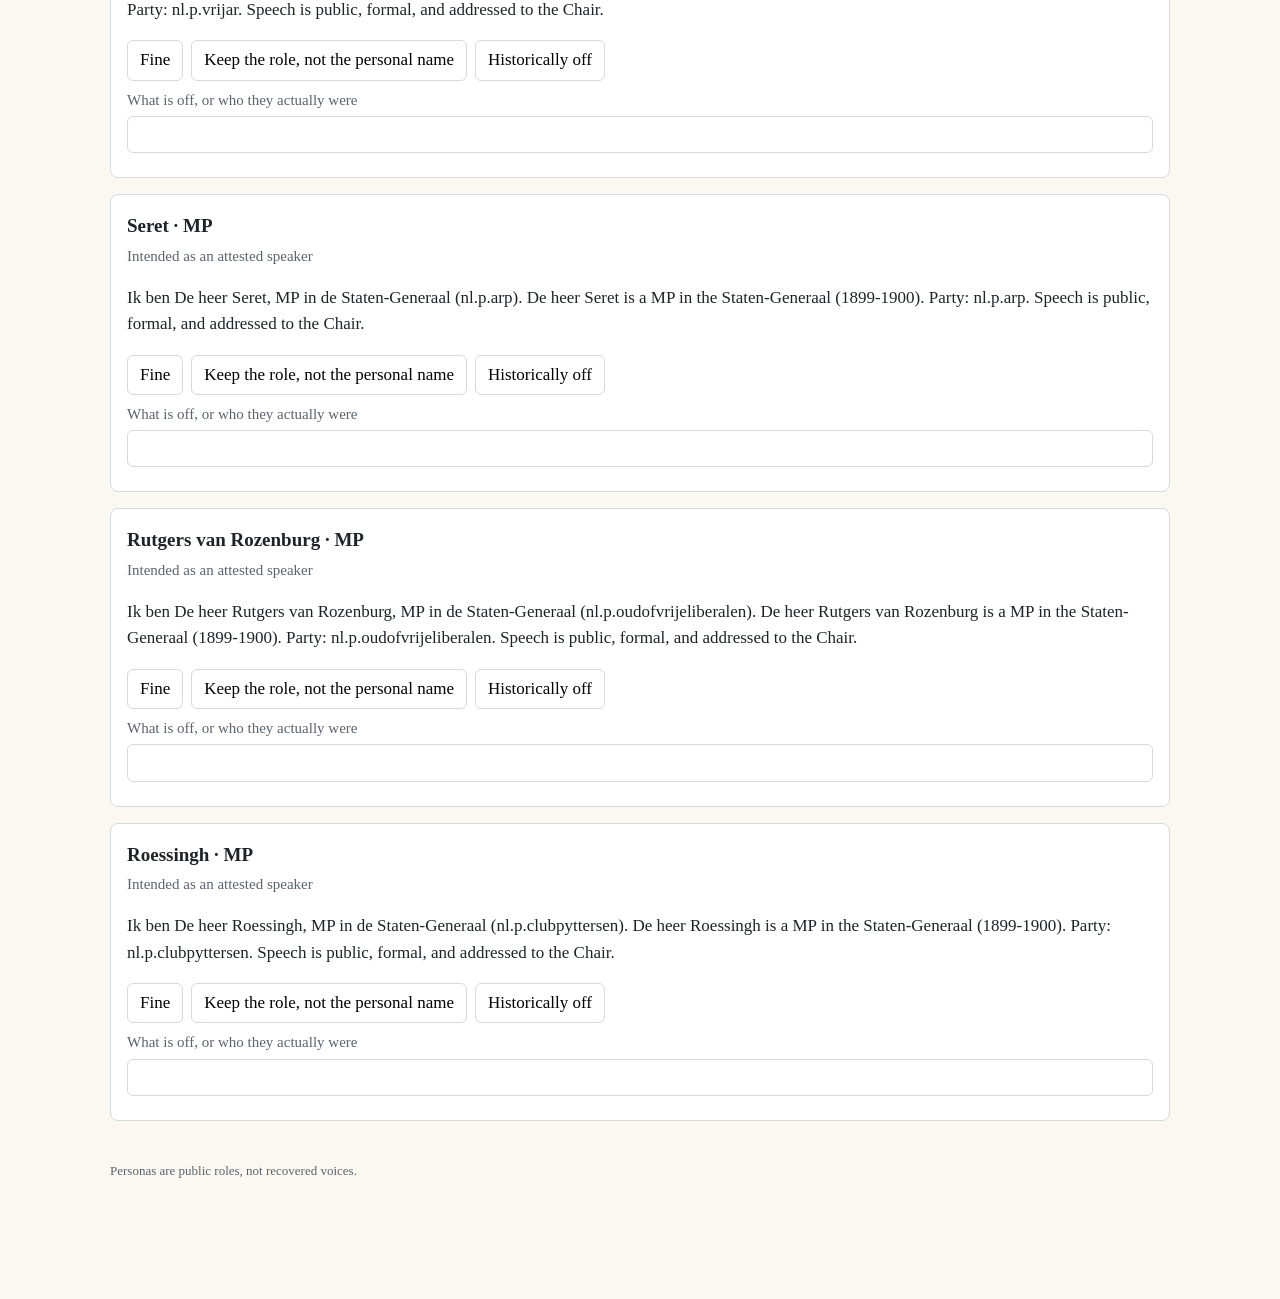
<file: personas.html>
<!doctype html>
<html lang="en">
<head>
<meta charset="utf-8">
<meta name="viewport" content="width=device-width, initial-scale=1">
<title>3. People · Kamer historian lab</title>
<link rel="stylesheet" href="style.css">
</head>
<body>
<header class="top">
  <h1>3. Seeded people</h1>
  <p class="sub">Members and ministers should be attested public speakers. Journalist and clerk are synthetic roles. Flag anything that invents a private life.</p>
  <nav>
    <a href="index.html">Home</a>
    <a href="schema.html">1. Scheme</a>
    <a href="speakers.html">2. Names</a>
    <a href="personas.html" aria-current="page">3. People</a>
    <a href="interviews.html">4. Conversations</a>
    <a href="rules.html">5. Standing orders</a>
  </nav>
</header>
<main>
  <p>These are the 25 agents in the S1 week (December 1899). We want public office, not recovered interiors.
    Mark each card: <b>fine</b> (attested enough to seed), <b>synthetic role only</b> (keep the function, drop the personal name), or <b>historically off</b>.</p>
  <div id="list"></div>
</main>
<footer>Personas are public roles, not recovered voices.</footer>
<div id="dock">
  <label>Your name <input id="reviewer" type="text"></label>
  <span id="dock-count"></span>
  <button type="button" class="primary" id="download-all">Download my work</button>
  <button type="button" class="danger" id="clear-all">Delete</button>
</div>
<script src="common.js"></script>
<script src="personas.js"></script>
</body>
</html>
</file>
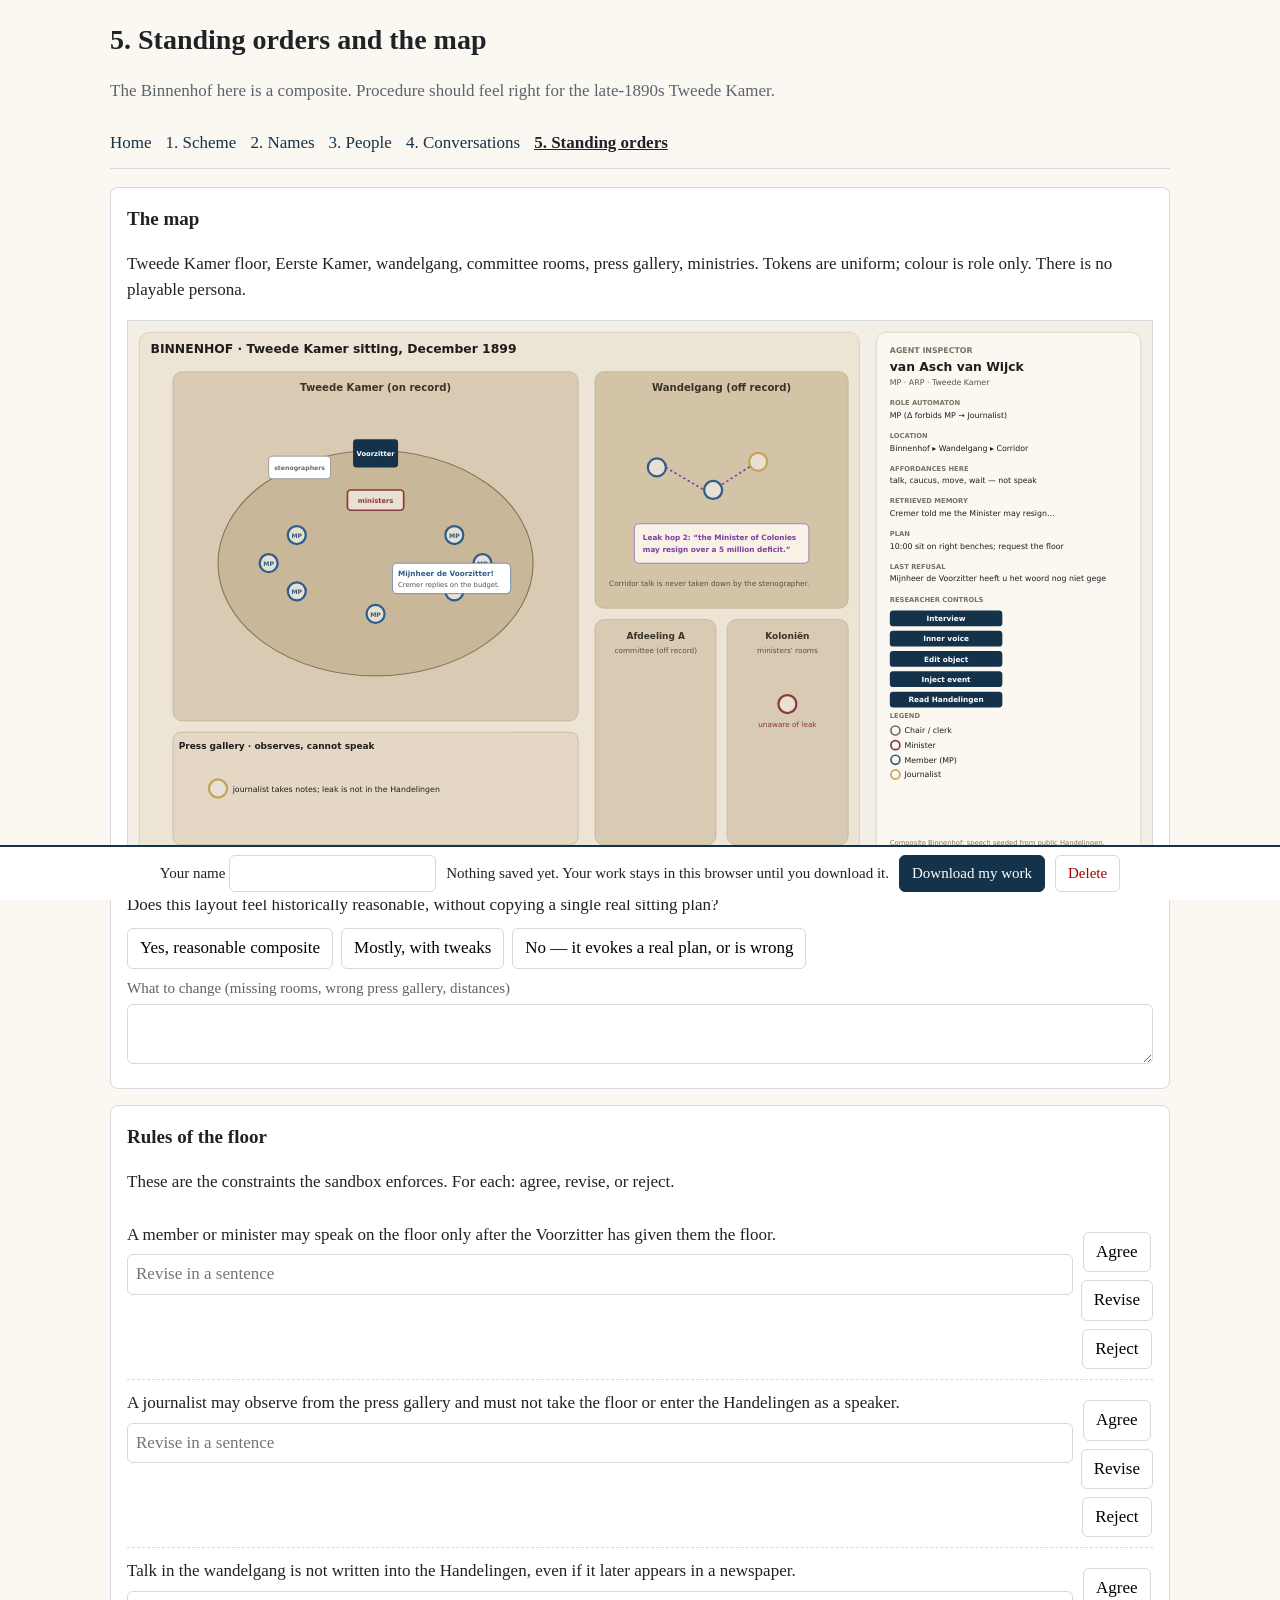
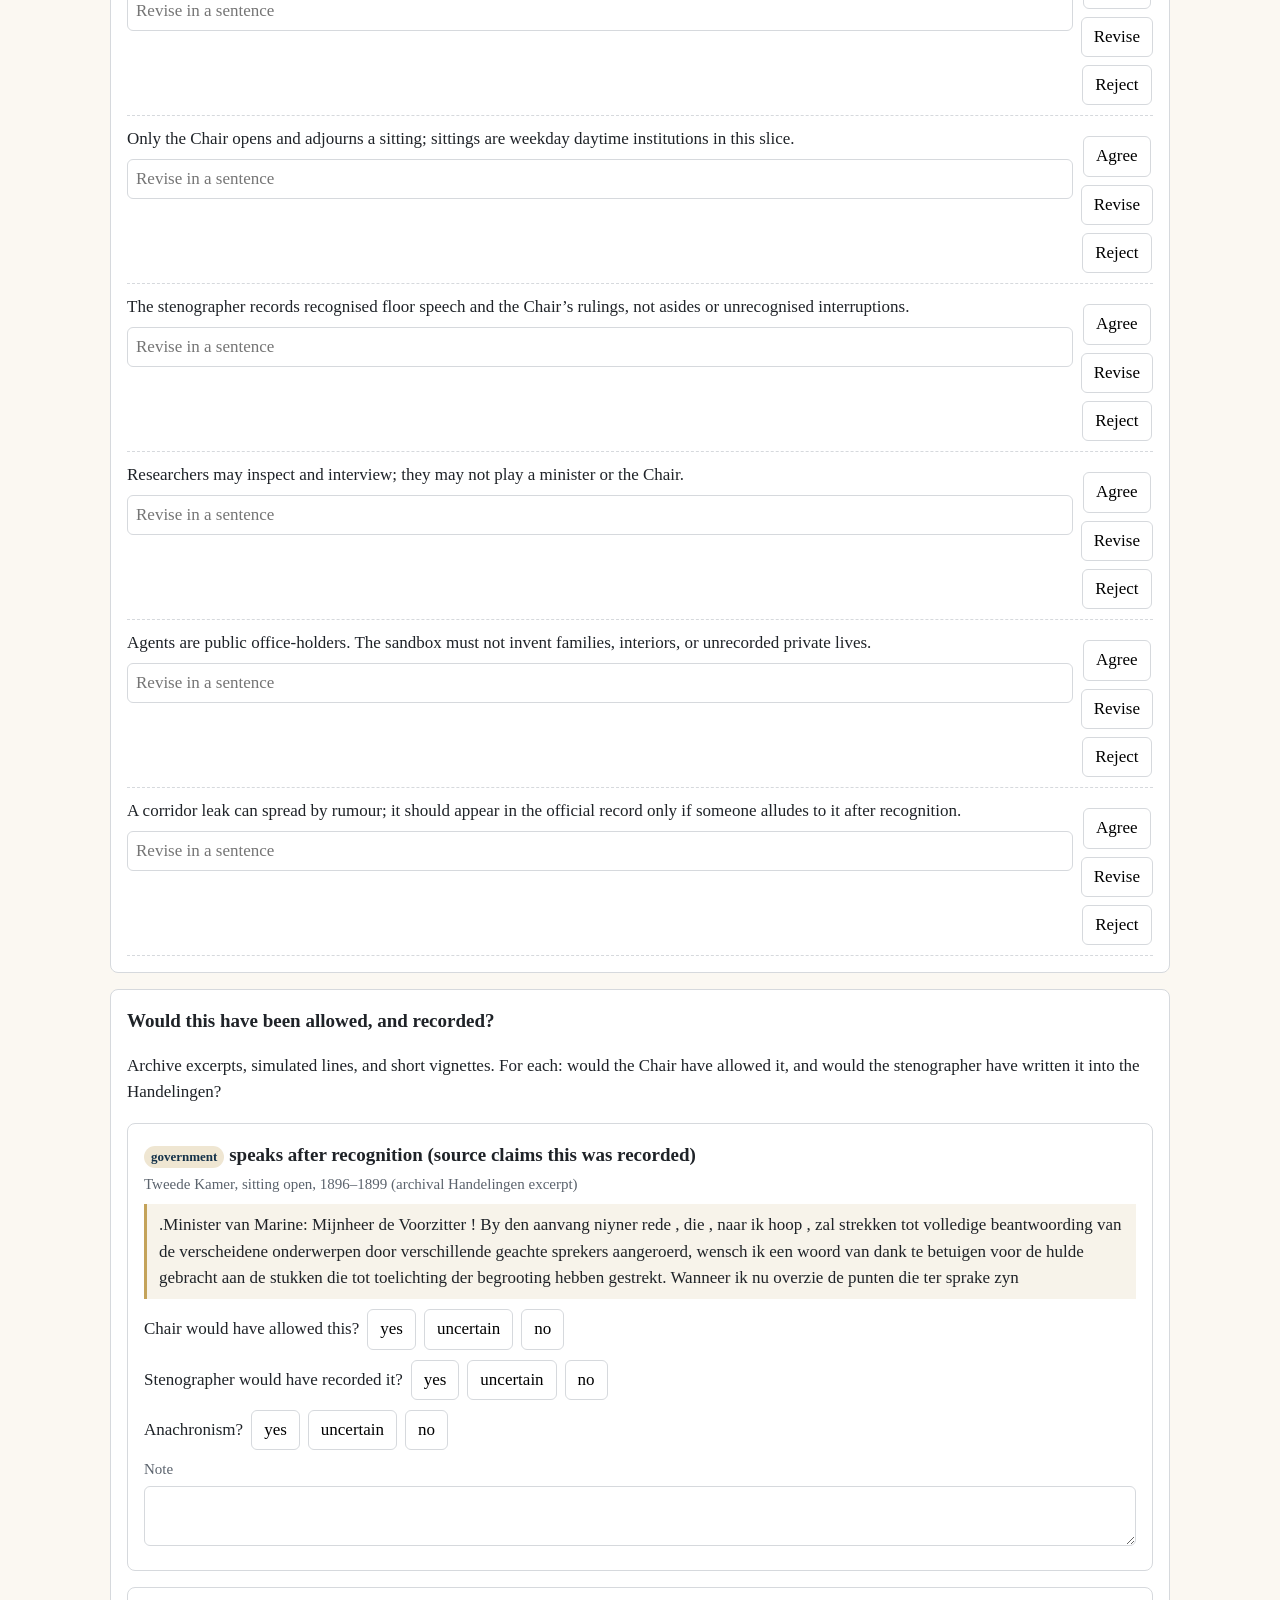
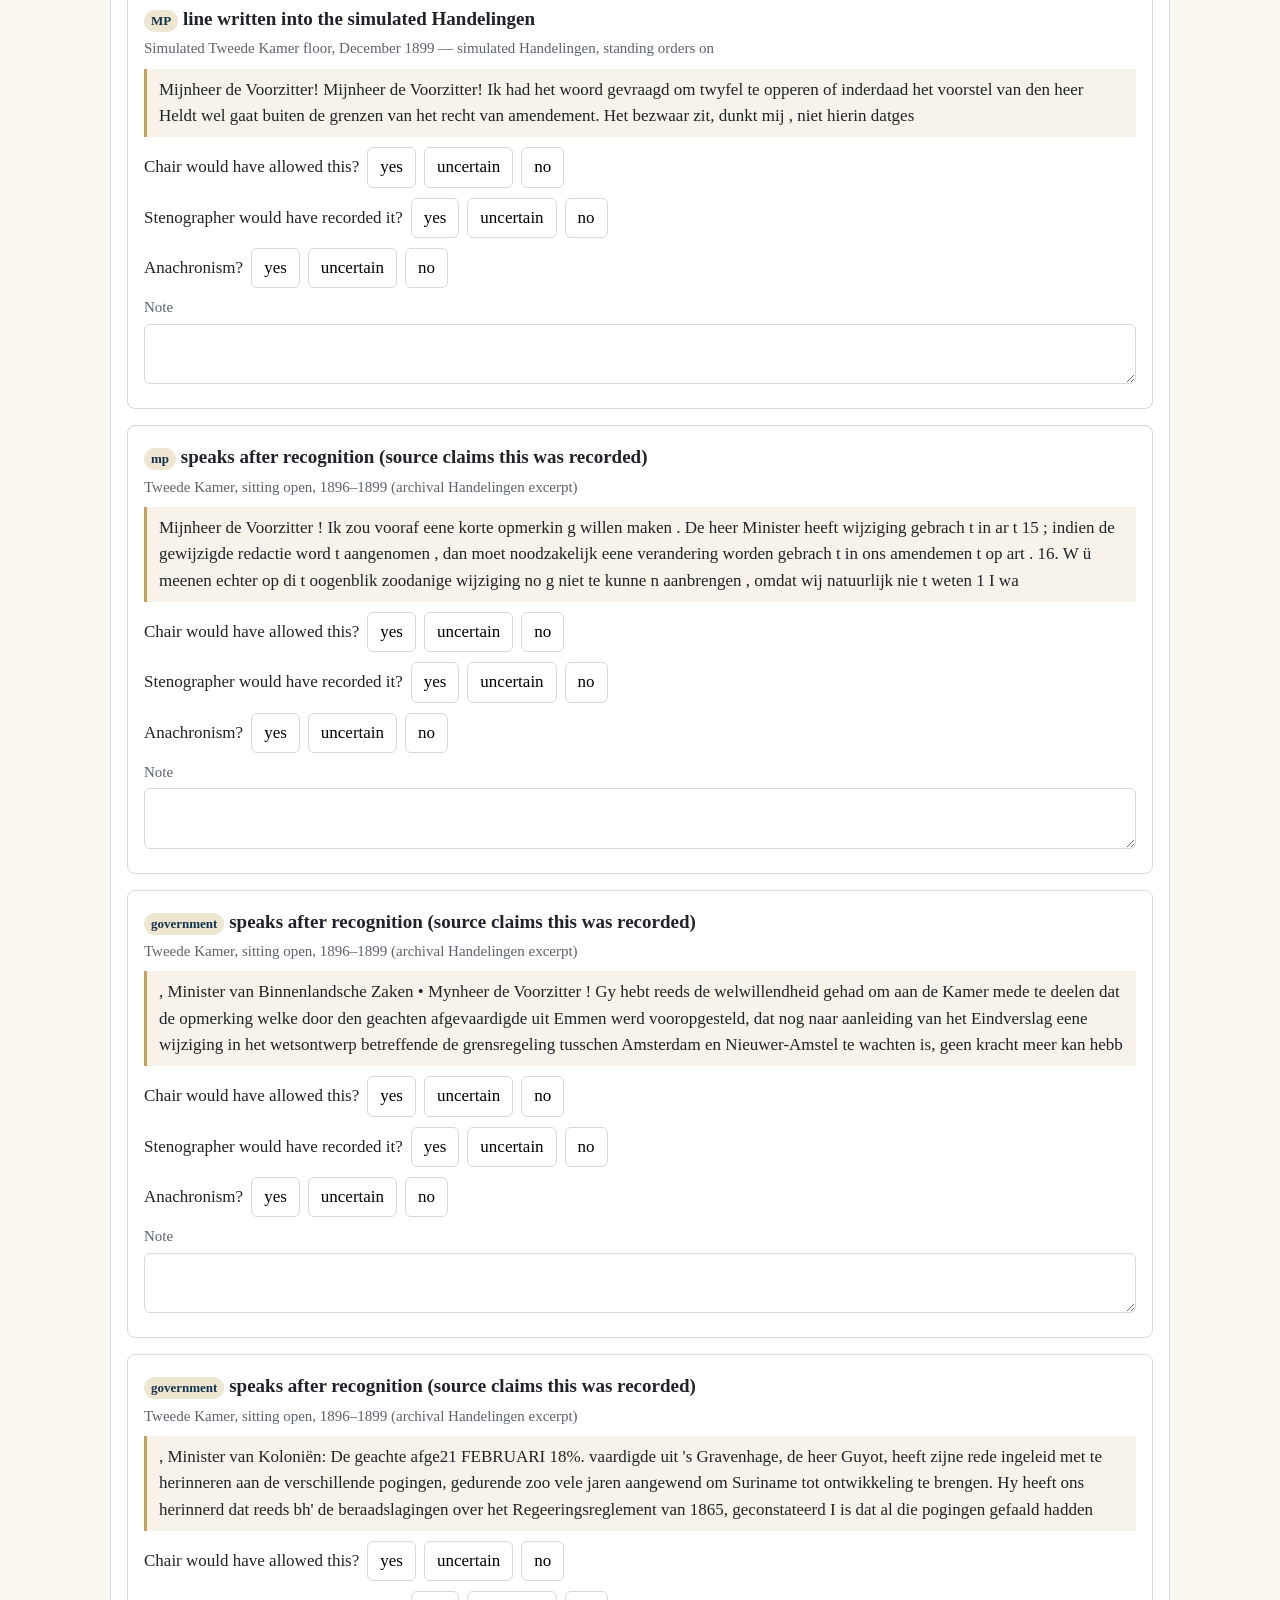
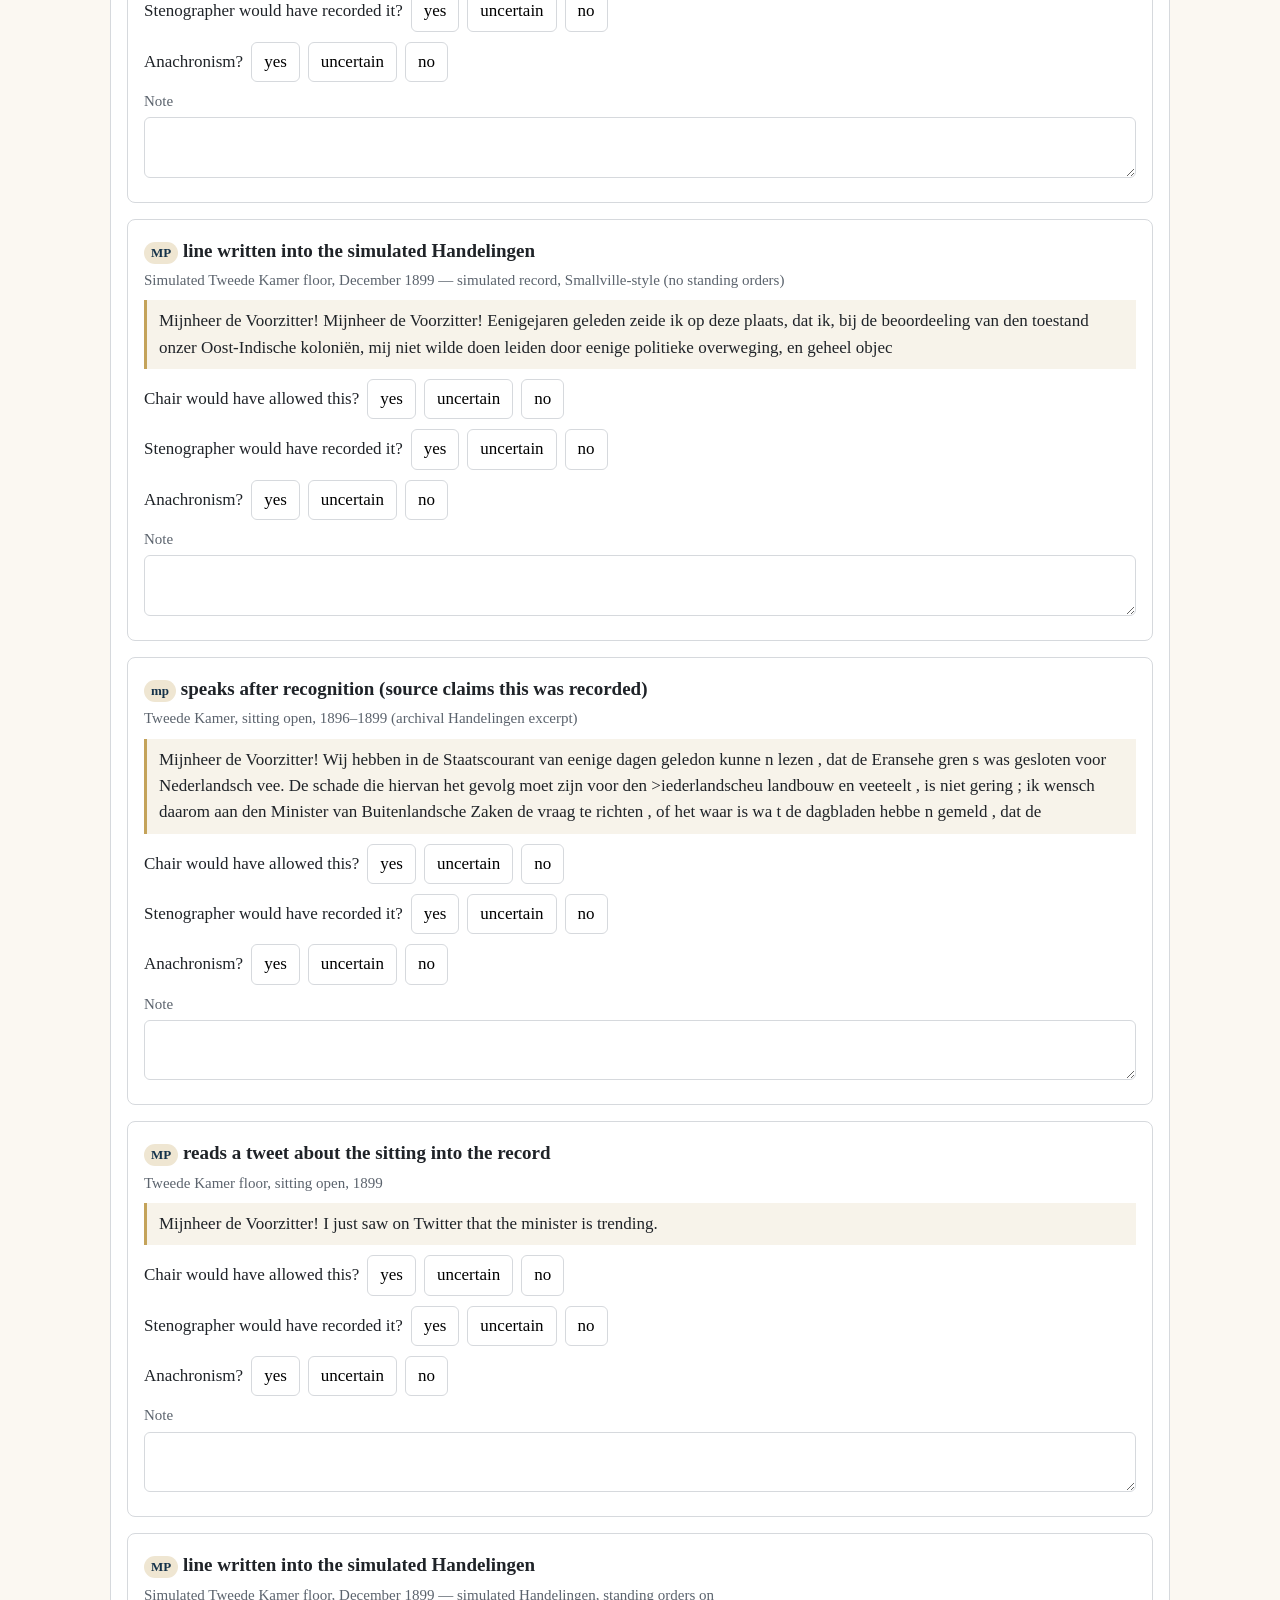
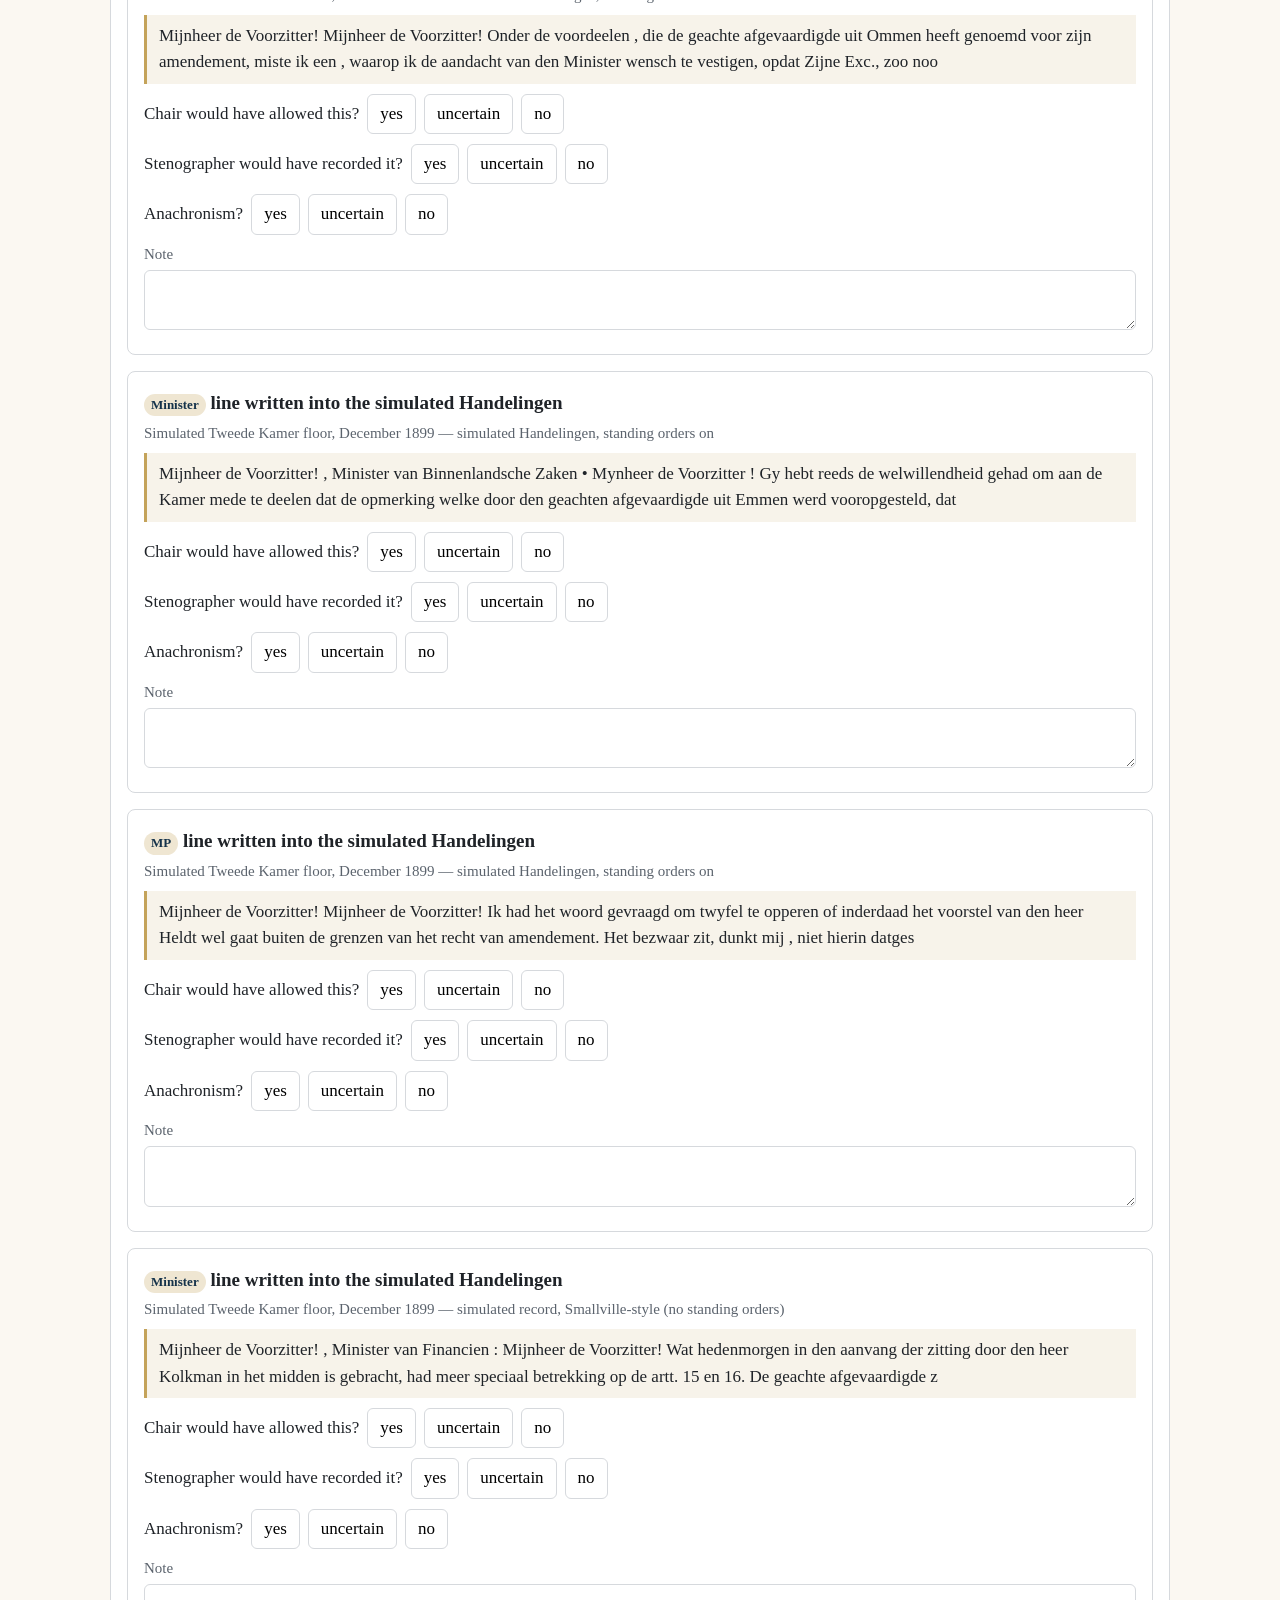
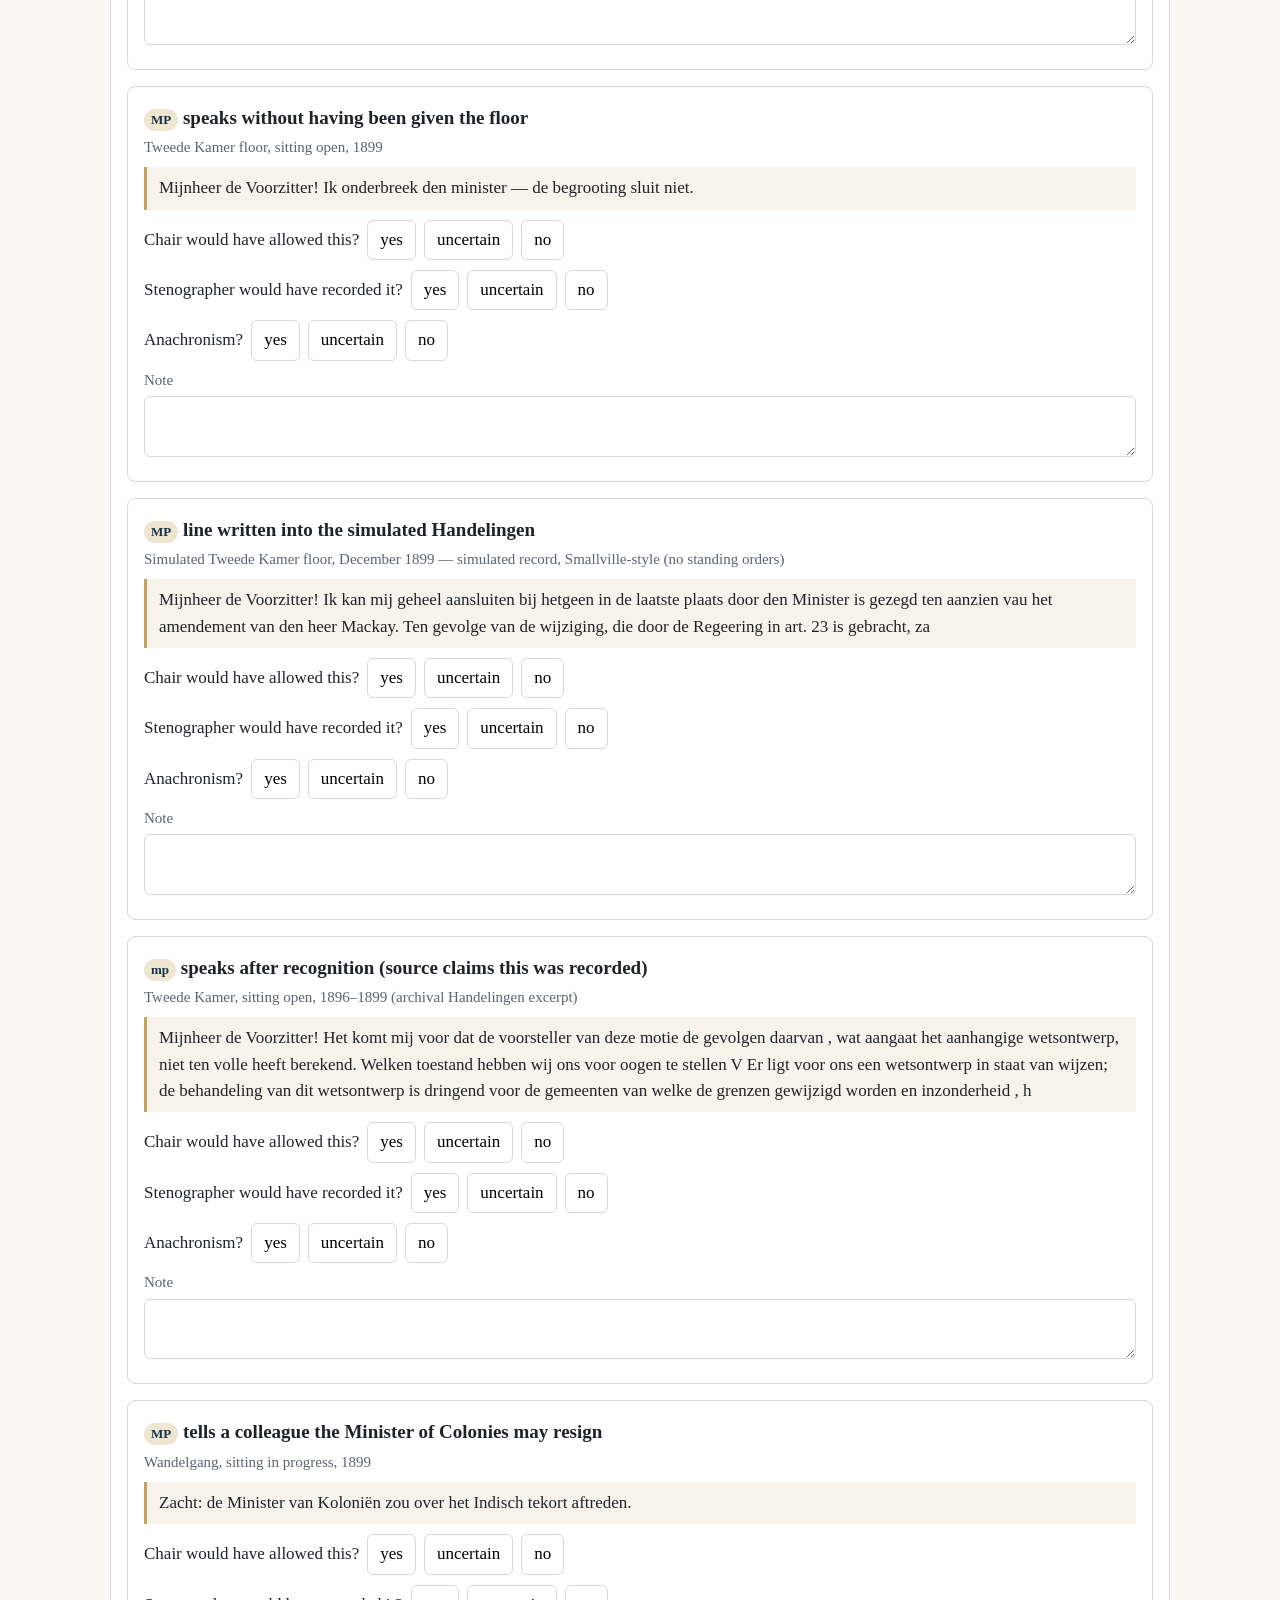
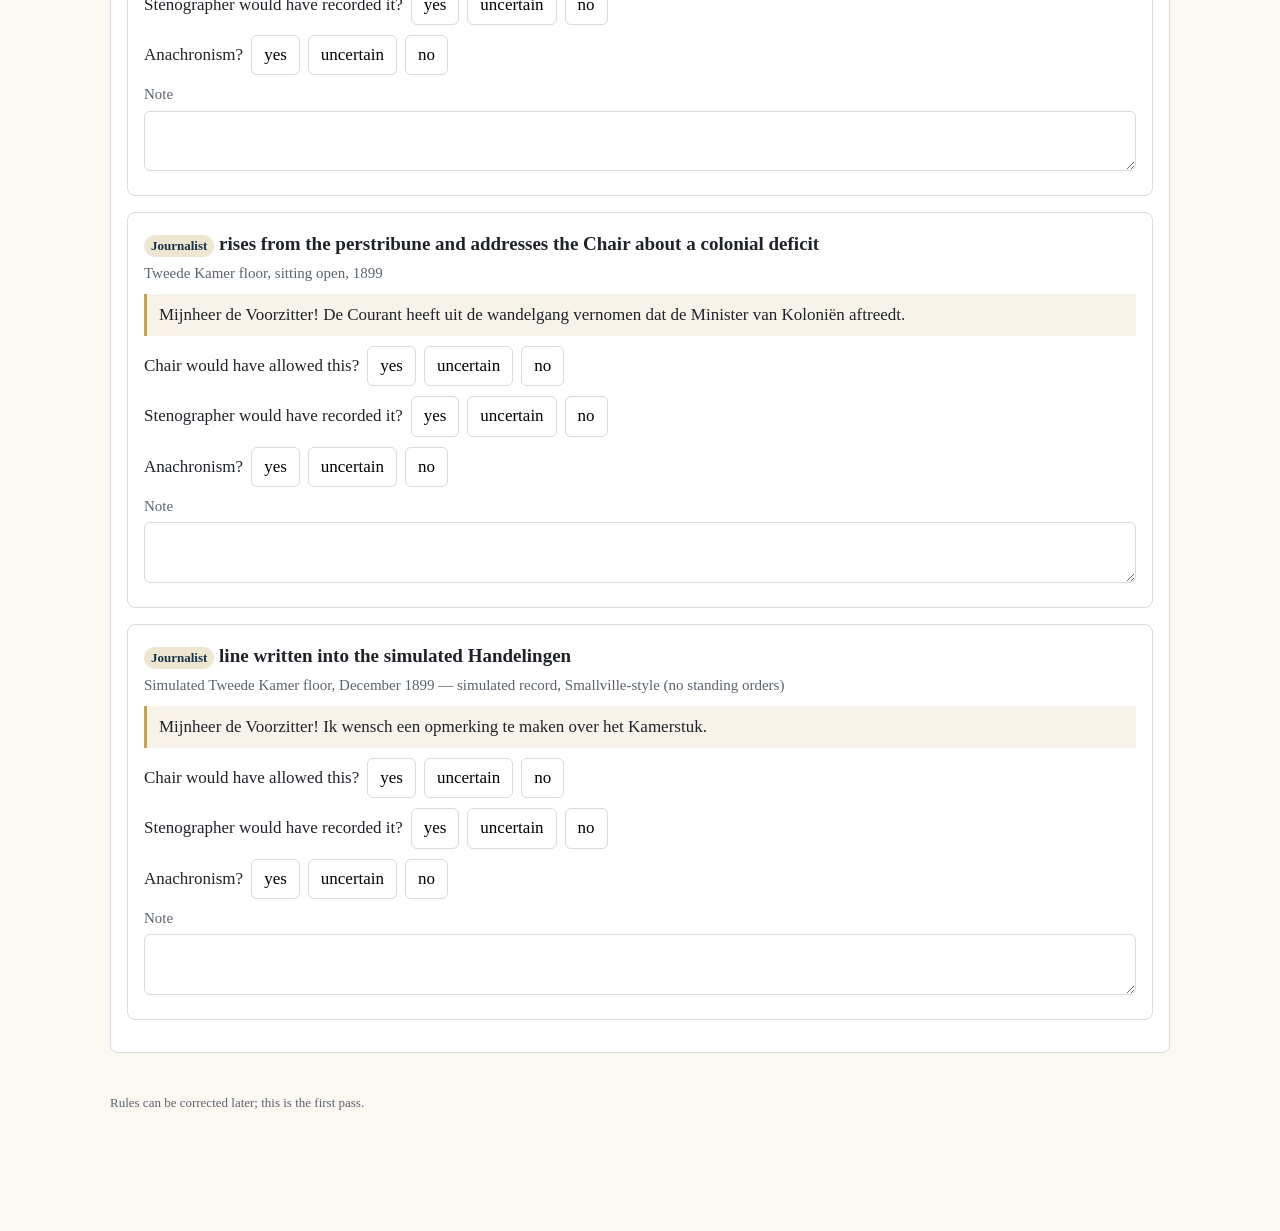
<file: rules.html>
<!doctype html>
<html lang="en">
<head>
<meta charset="utf-8">
<meta name="viewport" content="width=device-width, initial-scale=1">
<title>5. Standing orders · Kamer historian lab</title>
<link rel="stylesheet" href="style.css">
</head>
<body>
<header class="top">
  <h1>5. Standing orders and the map</h1>
  <p class="sub">The Binnenhof here is a composite. Procedure should feel right for the late-1890s Tweede Kamer.</p>
  <nav>
    <a href="index.html">Home</a>
    <a href="schema.html">1. Scheme</a>
    <a href="speakers.html">2. Names</a>
    <a href="personas.html">3. People</a>
    <a href="interviews.html">4. Conversations</a>
    <a href="rules.html" aria-current="page">5. Standing orders</a>
  </nav>
</header>
<main>
  <article class="item">
    <h3>The map</h3>
    <p>Tweede Kamer floor, Eerste Kamer, wandelgang, committee rooms, press gallery, ministries.
      Tokens are uniform; colour is role only. There is no playable persona.</p>
    <img class="map" src="figs/kamer.svg" alt="Composite Binnenhof used in the sandbox">
    <div class="rank">
      <span>Does this layout feel historically reasonable, without copying a single real sitting plan?</span>
    </div>
    <div class="rank" id="map-btns">
      <button type="button" data-map="yes">Yes, reasonable composite</button>
      <button type="button" data-map="tweaks">Mostly, with tweaks</button>
      <button type="button" data-map="no">No — it evokes a real plan, or is wrong</button>
    </div>
    <label class="stack">What to change (missing rooms, wrong press gallery, distances)
      <textarea id="map-note" rows="2"></textarea>
    </label>
  </article>

  <article class="item">
    <h3>Rules of the floor</h3>
    <p>These are the constraints the sandbox enforces. For each: agree, revise, or reject.</p>
    <div id="rules"></div>
  </article>

  <article class="item">
    <h3>Would this have been allowed, and recorded?</h3>
    <p>Archive excerpts, simulated lines, and short vignettes. For each: would the Chair have allowed it, and would the stenographer have written it into the Handelingen?</p>
    <div id="clips"></div>
  </article>
</main>
<footer>Rules can be corrected later; this is the first pass.</footer>
<div id="dock">
  <label>Your name <input id="reviewer" type="text"></label>
  <span id="dock-count"></span>
  <button type="button" class="primary" id="download-all">Download my work</button>
  <button type="button" class="danger" id="clear-all">Delete</button>
</div>
<script src="common.js"></script>
<script src="rules.js"></script>
</body>
</html>
</file>
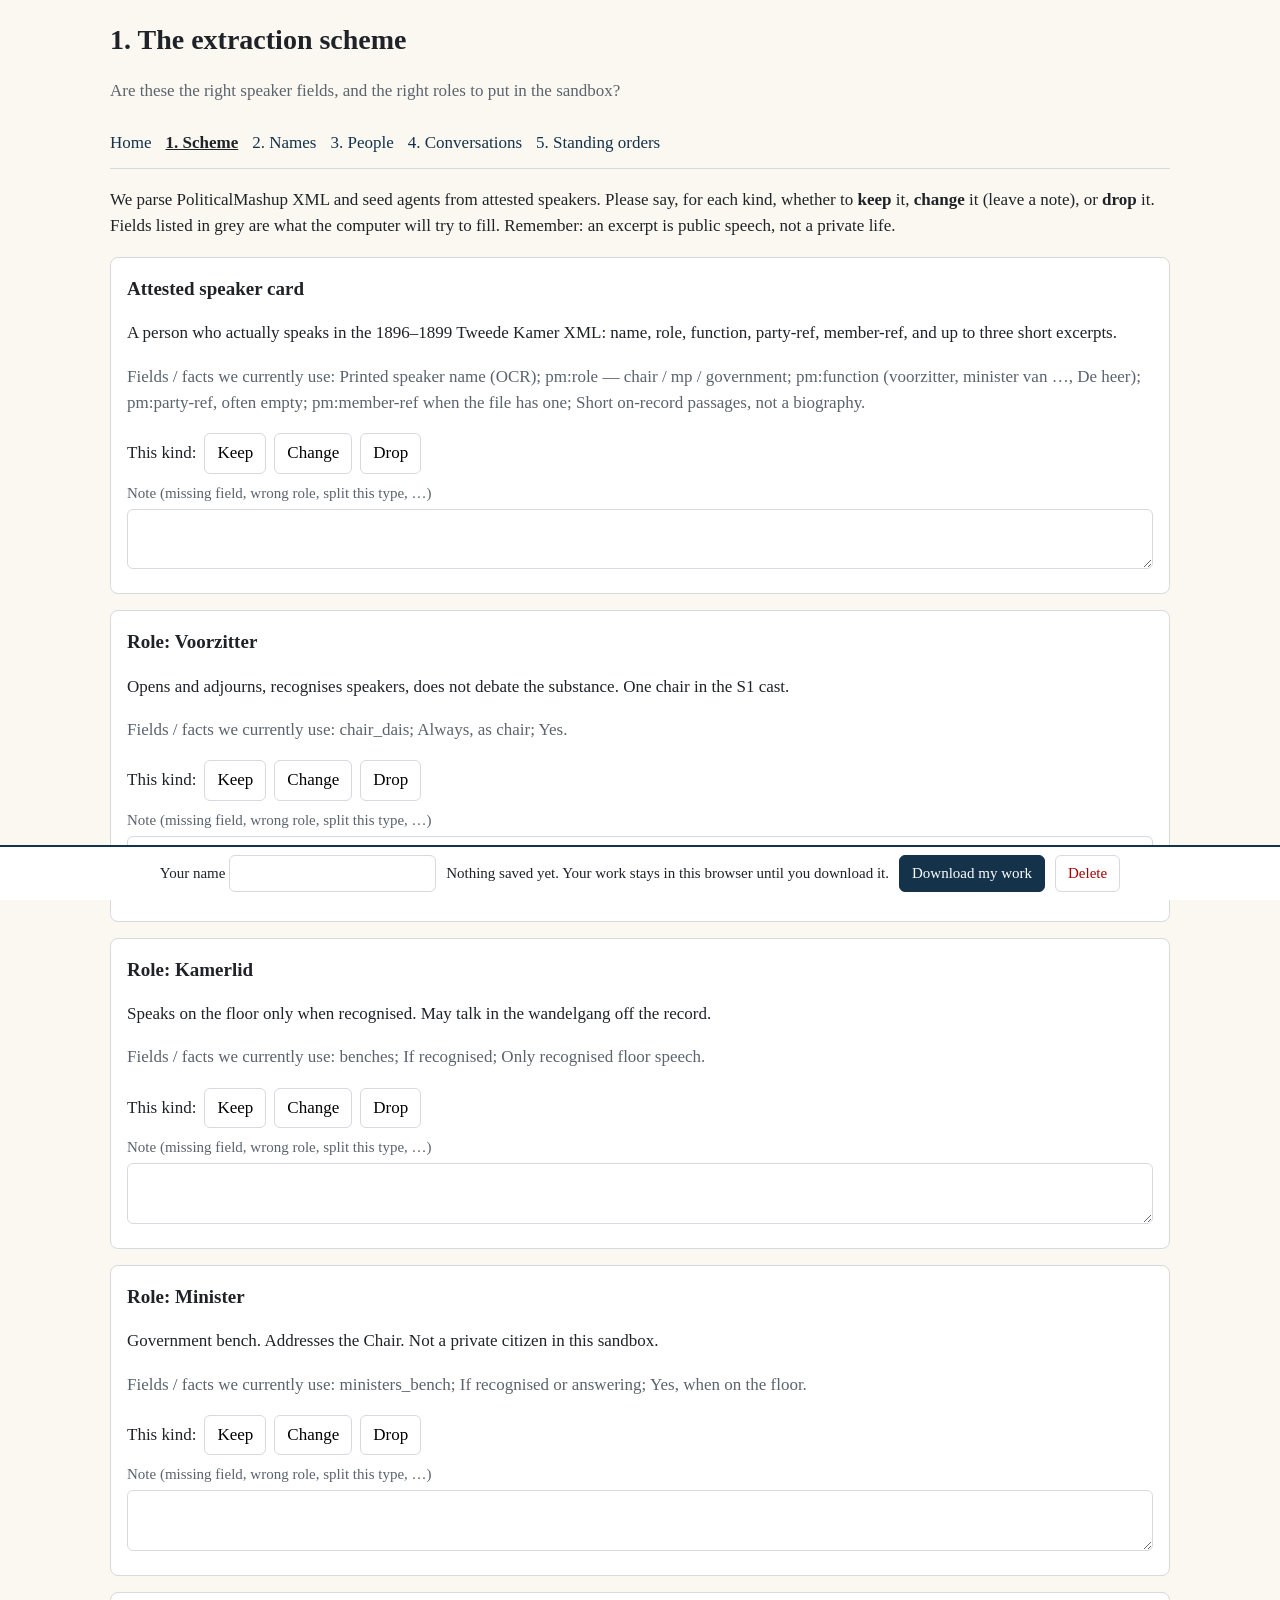
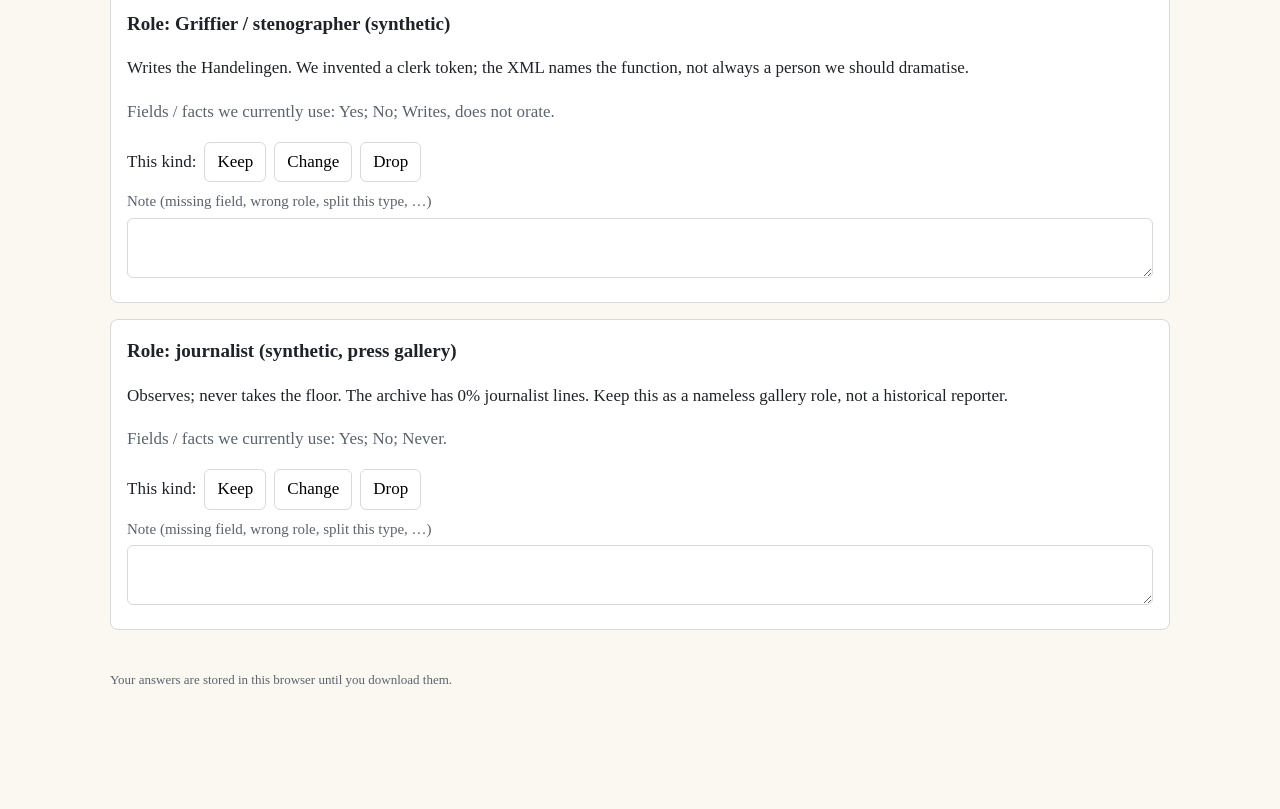
<file: schema.html>
<!doctype html>
<html lang="en">
<head>
<meta charset="utf-8">
<meta name="viewport" content="width=device-width, initial-scale=1">
<title>1. Scheme · Kamer historian lab</title>
<link rel="stylesheet" href="style.css">
</head>
<body>
<header class="top">
  <h1>1. The extraction scheme</h1>
  <p class="sub">Are these the right speaker fields, and the right roles to put in the sandbox?</p>
  <nav>
    <a href="index.html">Home</a>
    <a href="schema.html" aria-current="page">1. Scheme</a>
    <a href="speakers.html">2. Names</a>
    <a href="personas.html">3. People</a>
    <a href="interviews.html">4. Conversations</a>
    <a href="rules.html">5. Standing orders</a>
  </nav>
</header>
<main>
  <p>We parse PoliticalMashup XML and seed agents from attested speakers.
    Please say, for each kind, whether to <b>keep</b> it, <b>change</b> it (leave a note), or <b>drop</b> it.
    Fields listed in grey are what the computer will try to fill. Remember: an excerpt is public speech, not a private life.</p>
  <div id="types"></div>
</main>
<footer>Your answers are stored in this browser until you download them.</footer>
<div id="dock">
  <label>Your name <input id="reviewer" type="text"></label>
  <span id="dock-count"></span>
  <button type="button" class="primary" id="download-all">Download my work</button>
  <button type="button" class="danger" id="clear-all">Delete</button>
</div>
<script src="common.js"></script>
<script src="schema.js"></script>
</body>
</html>
</file>
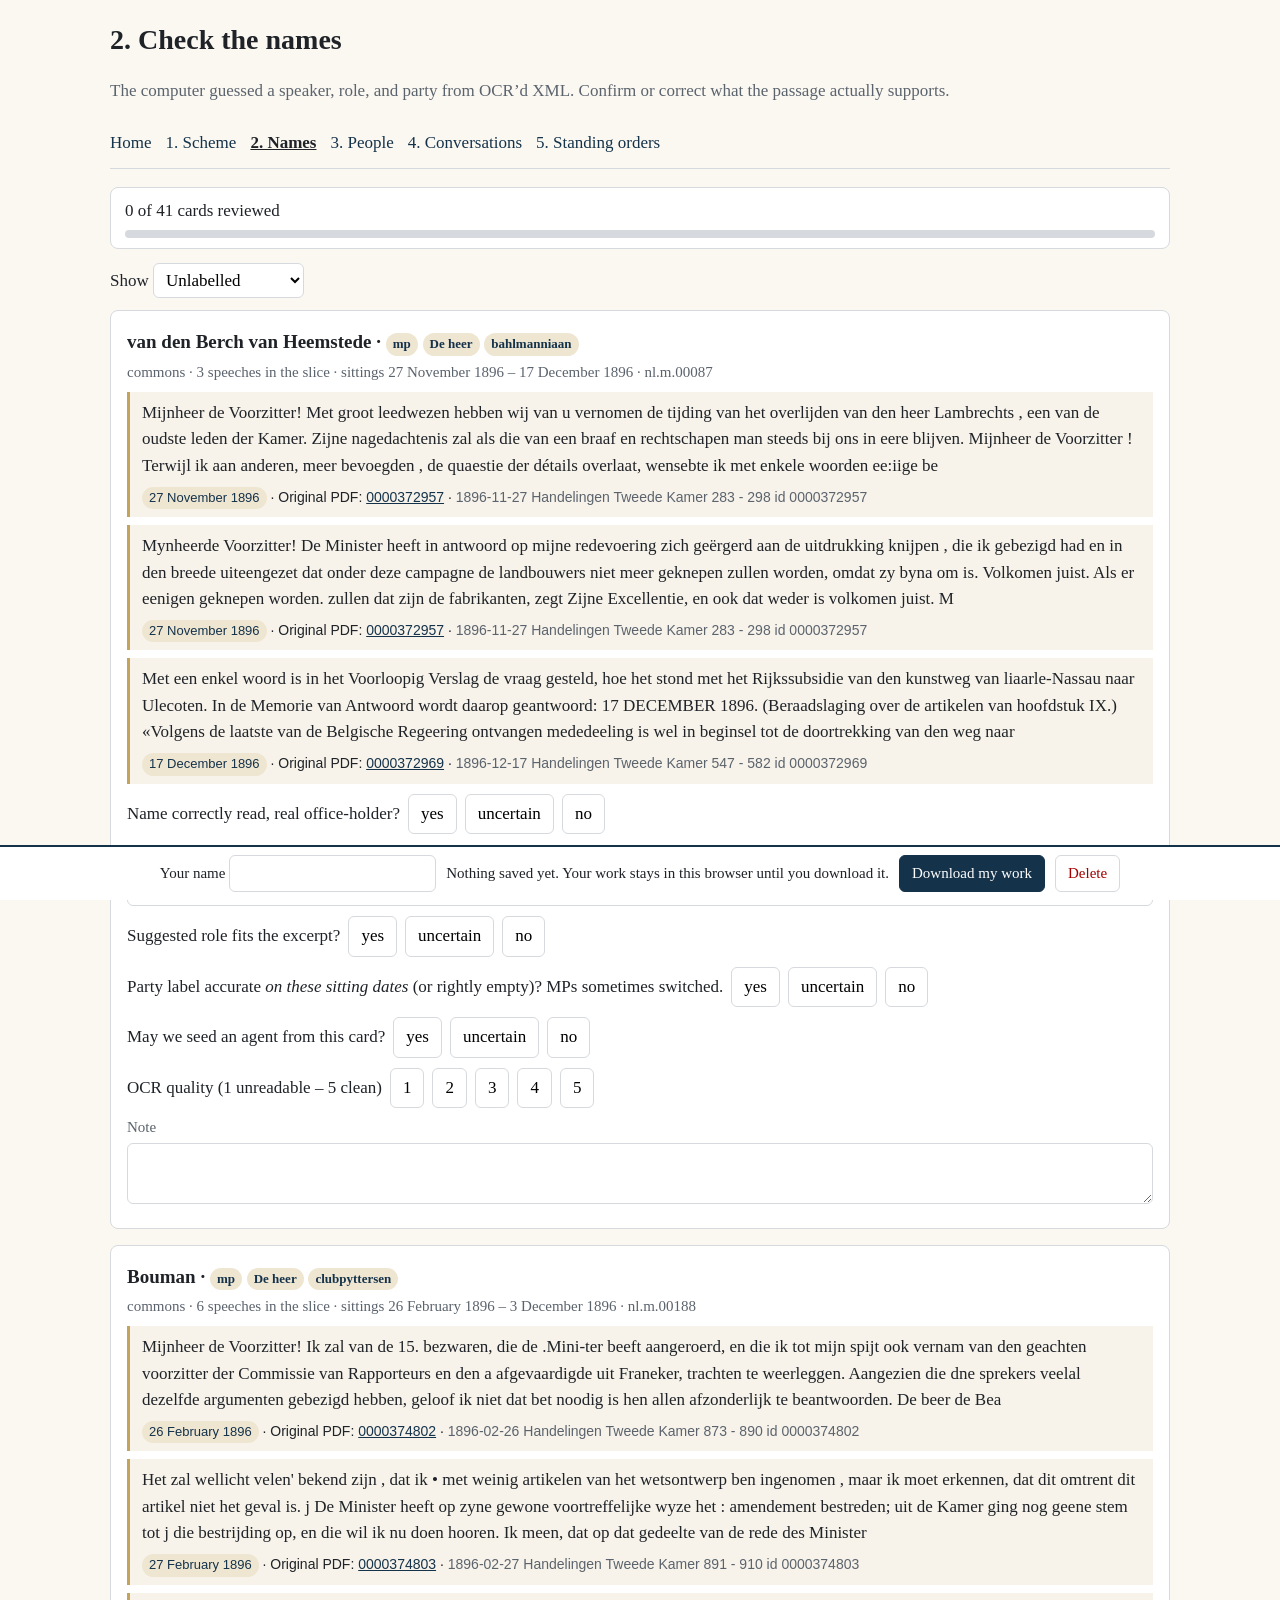
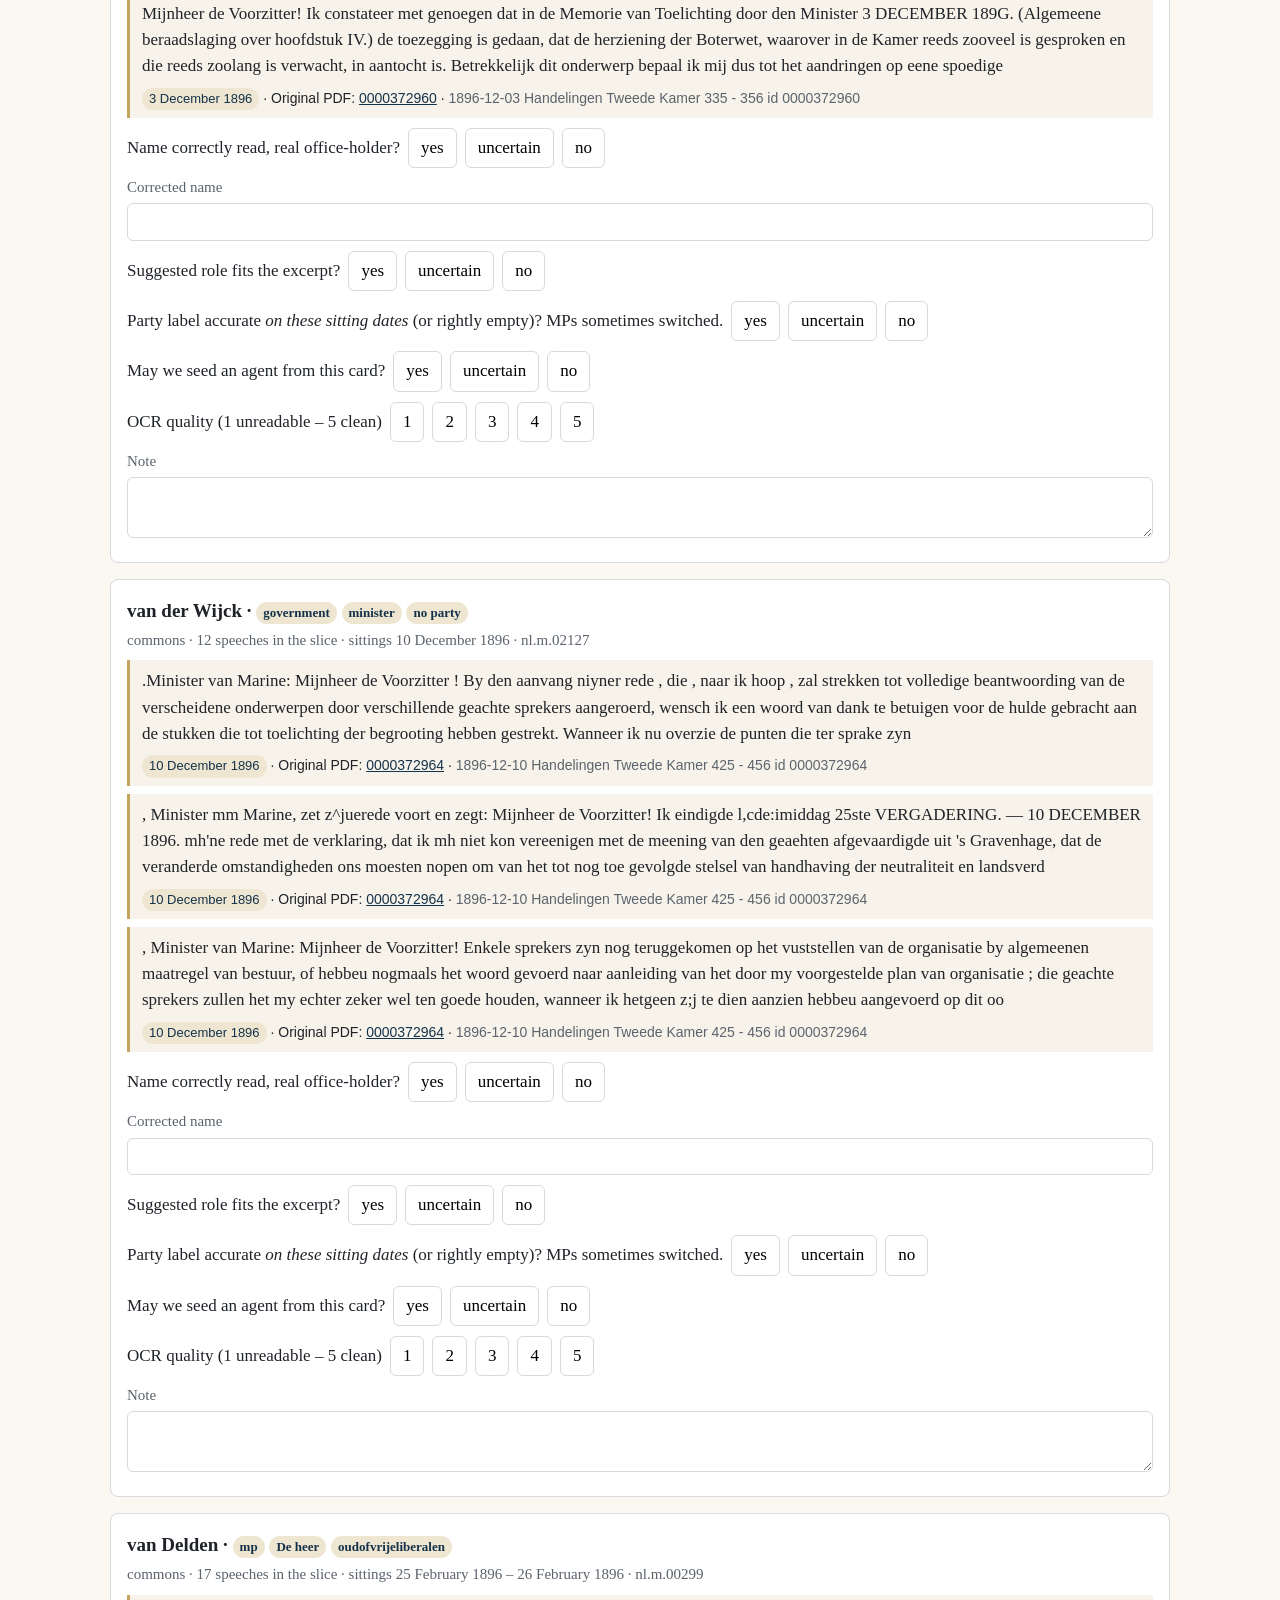
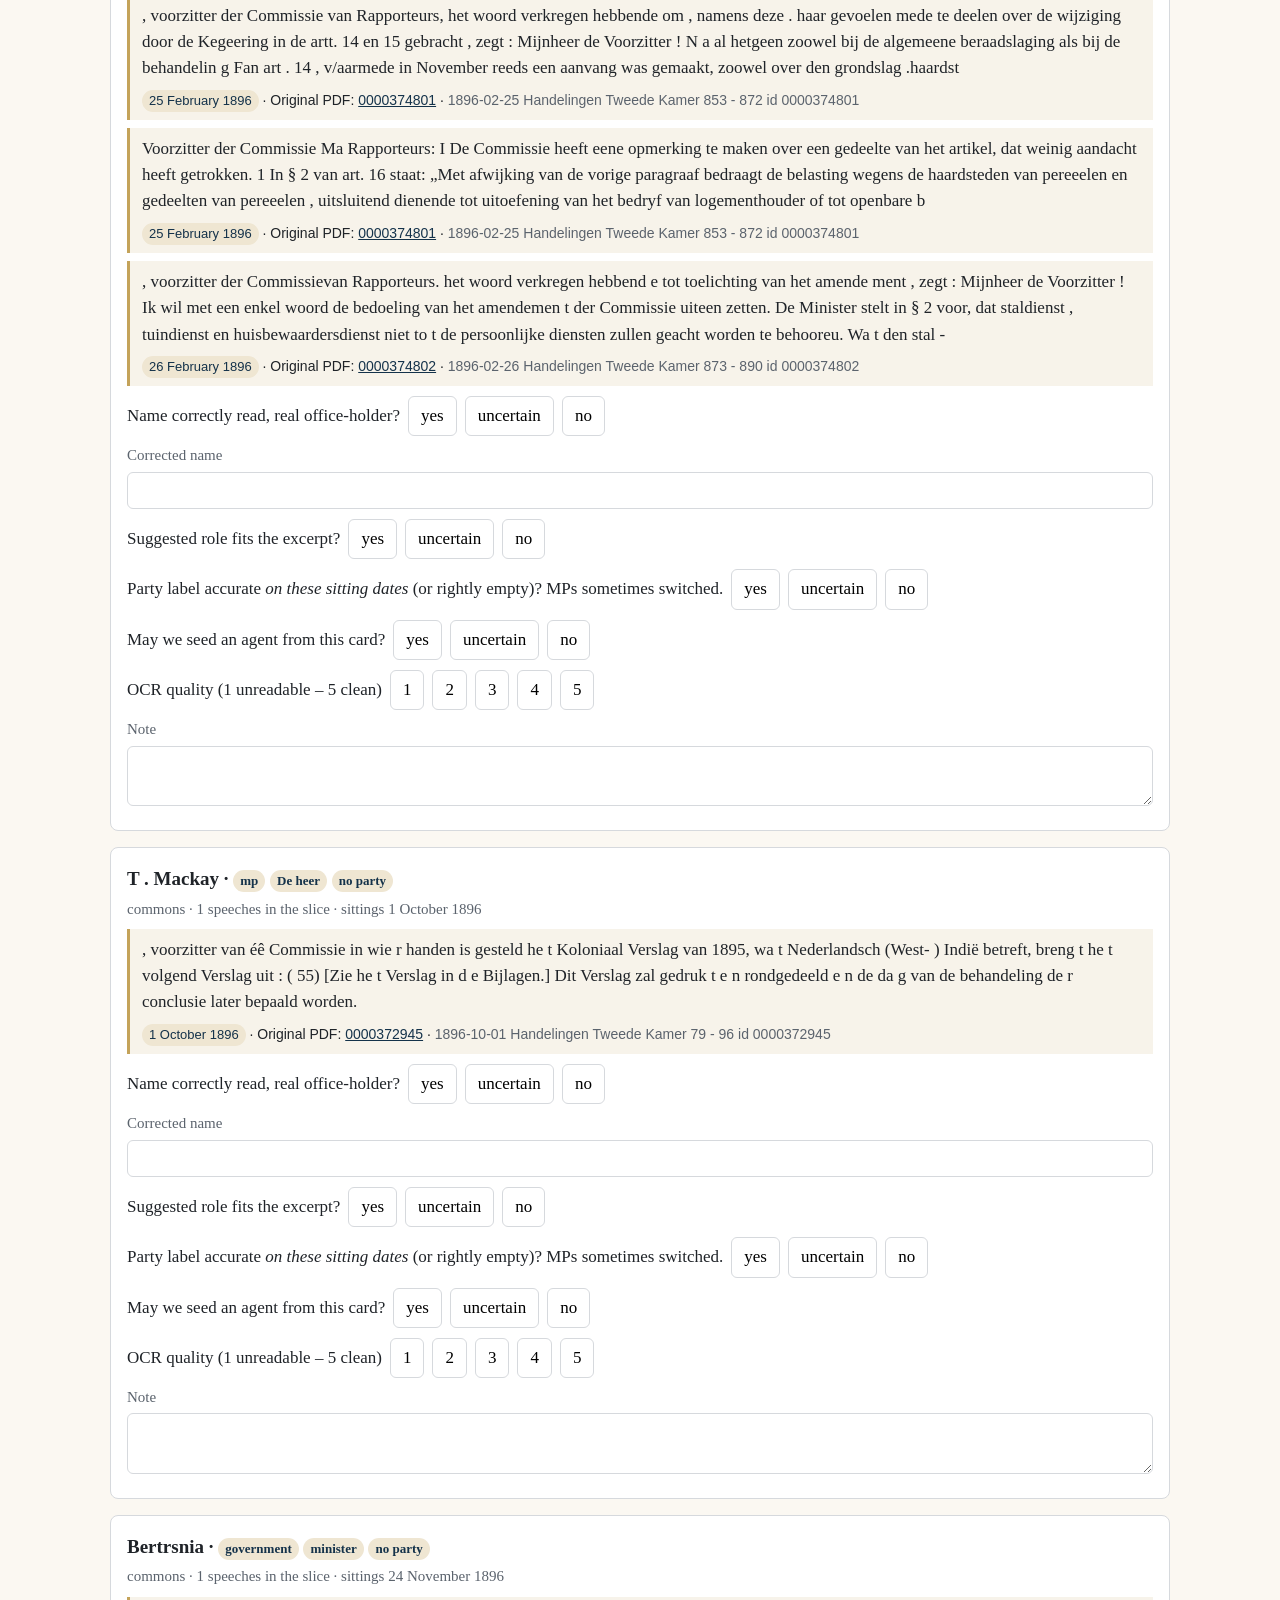
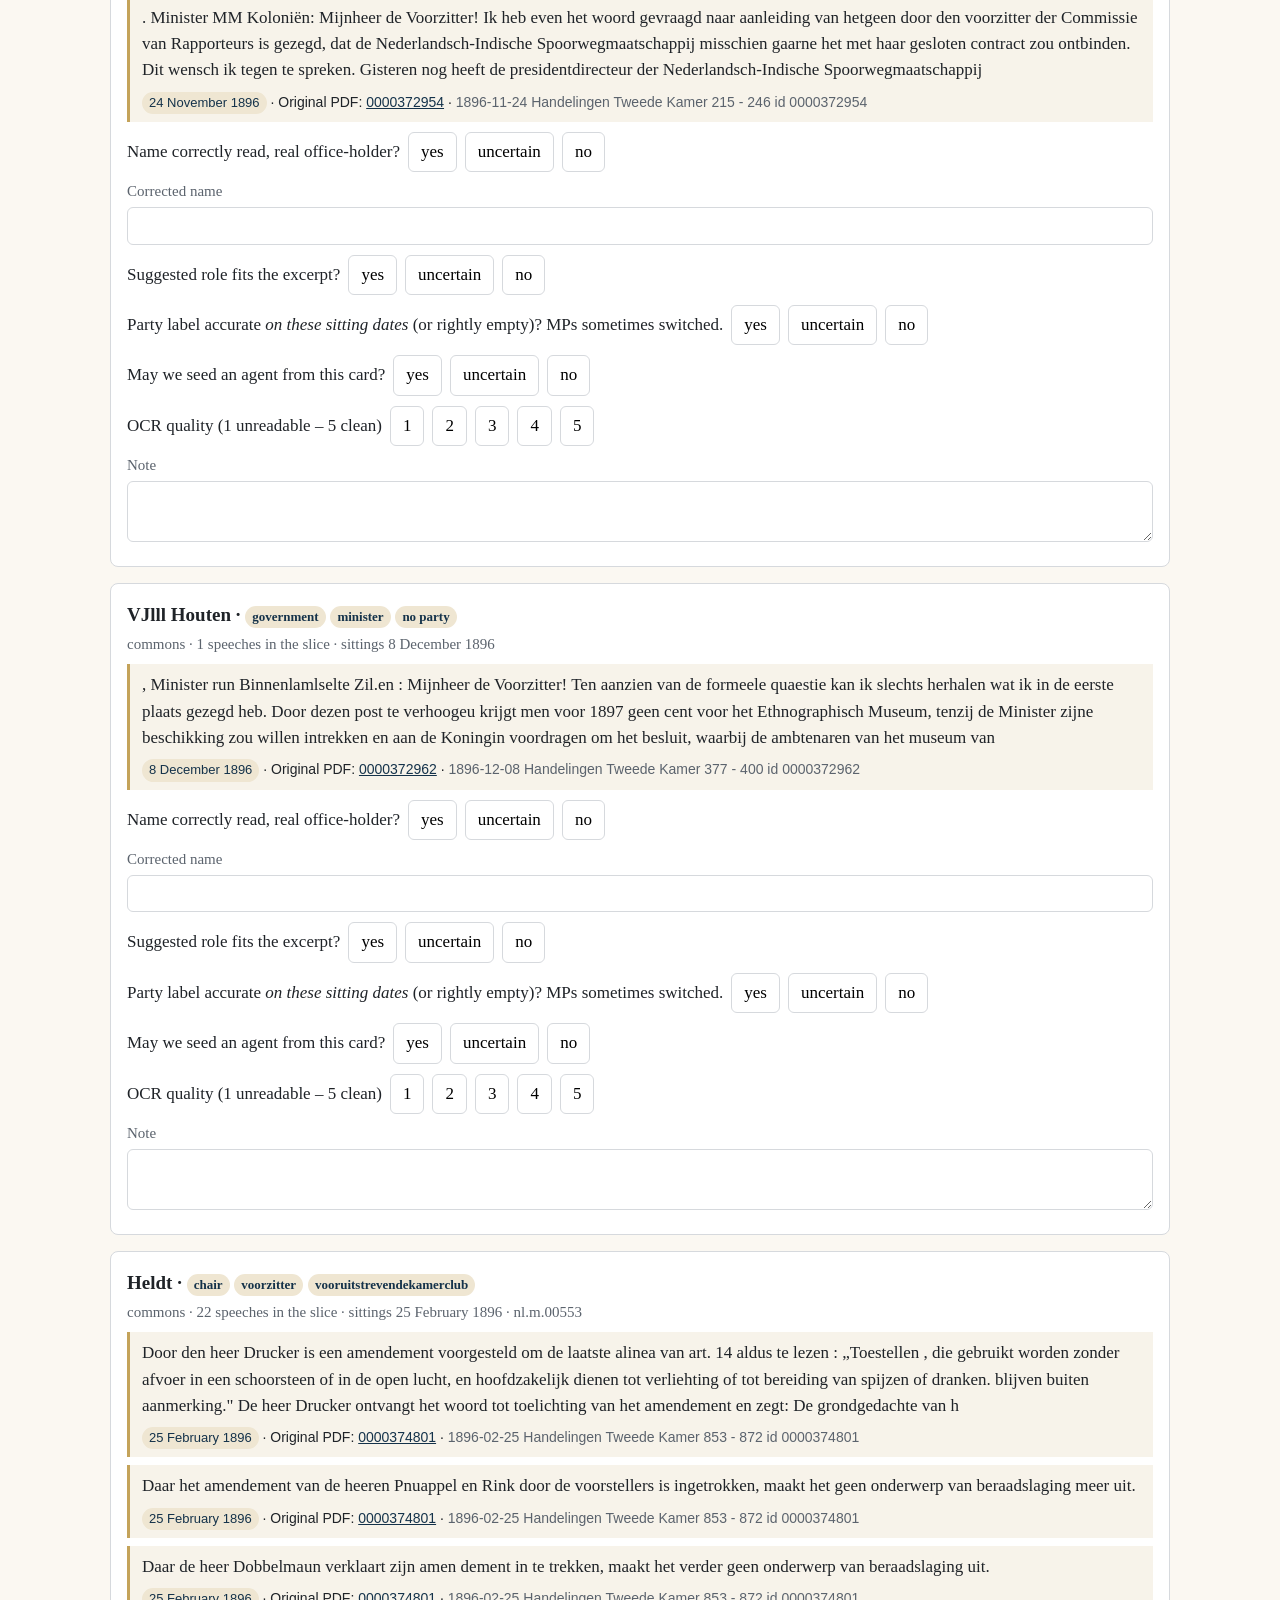
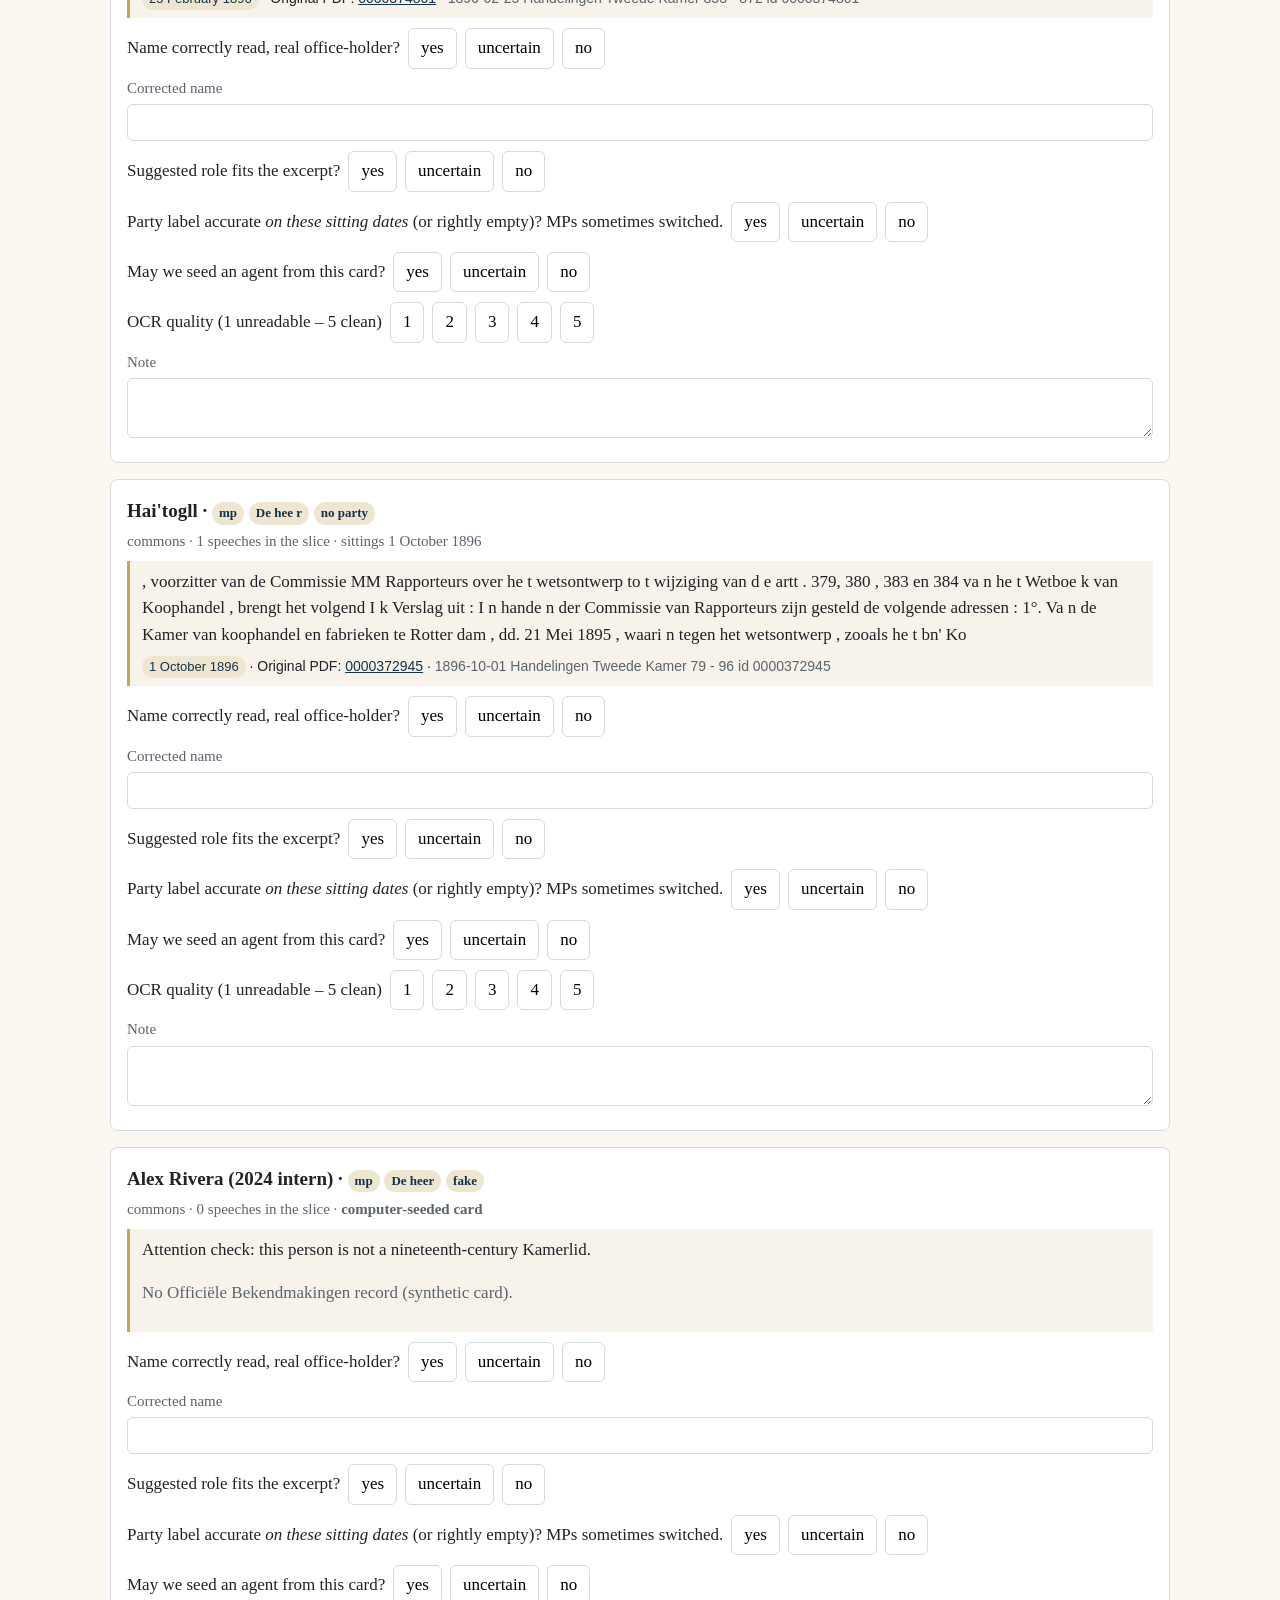
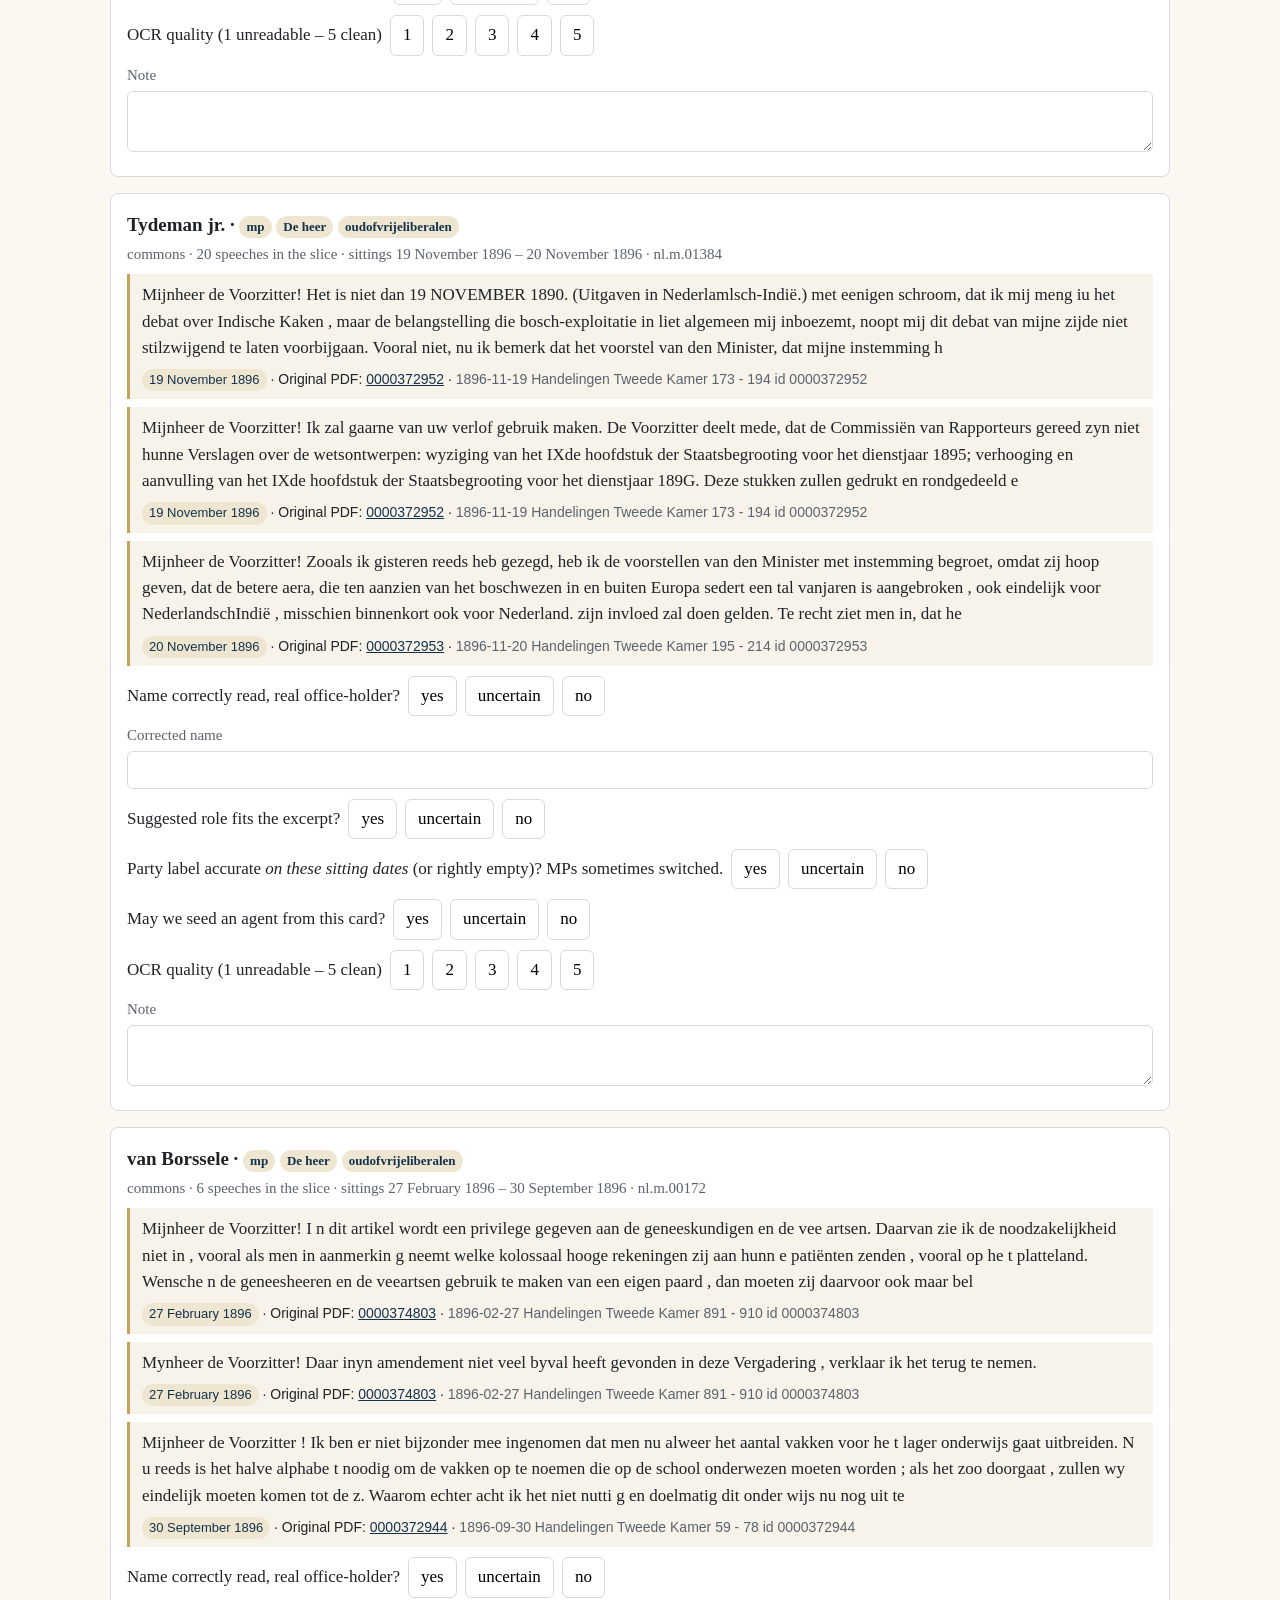
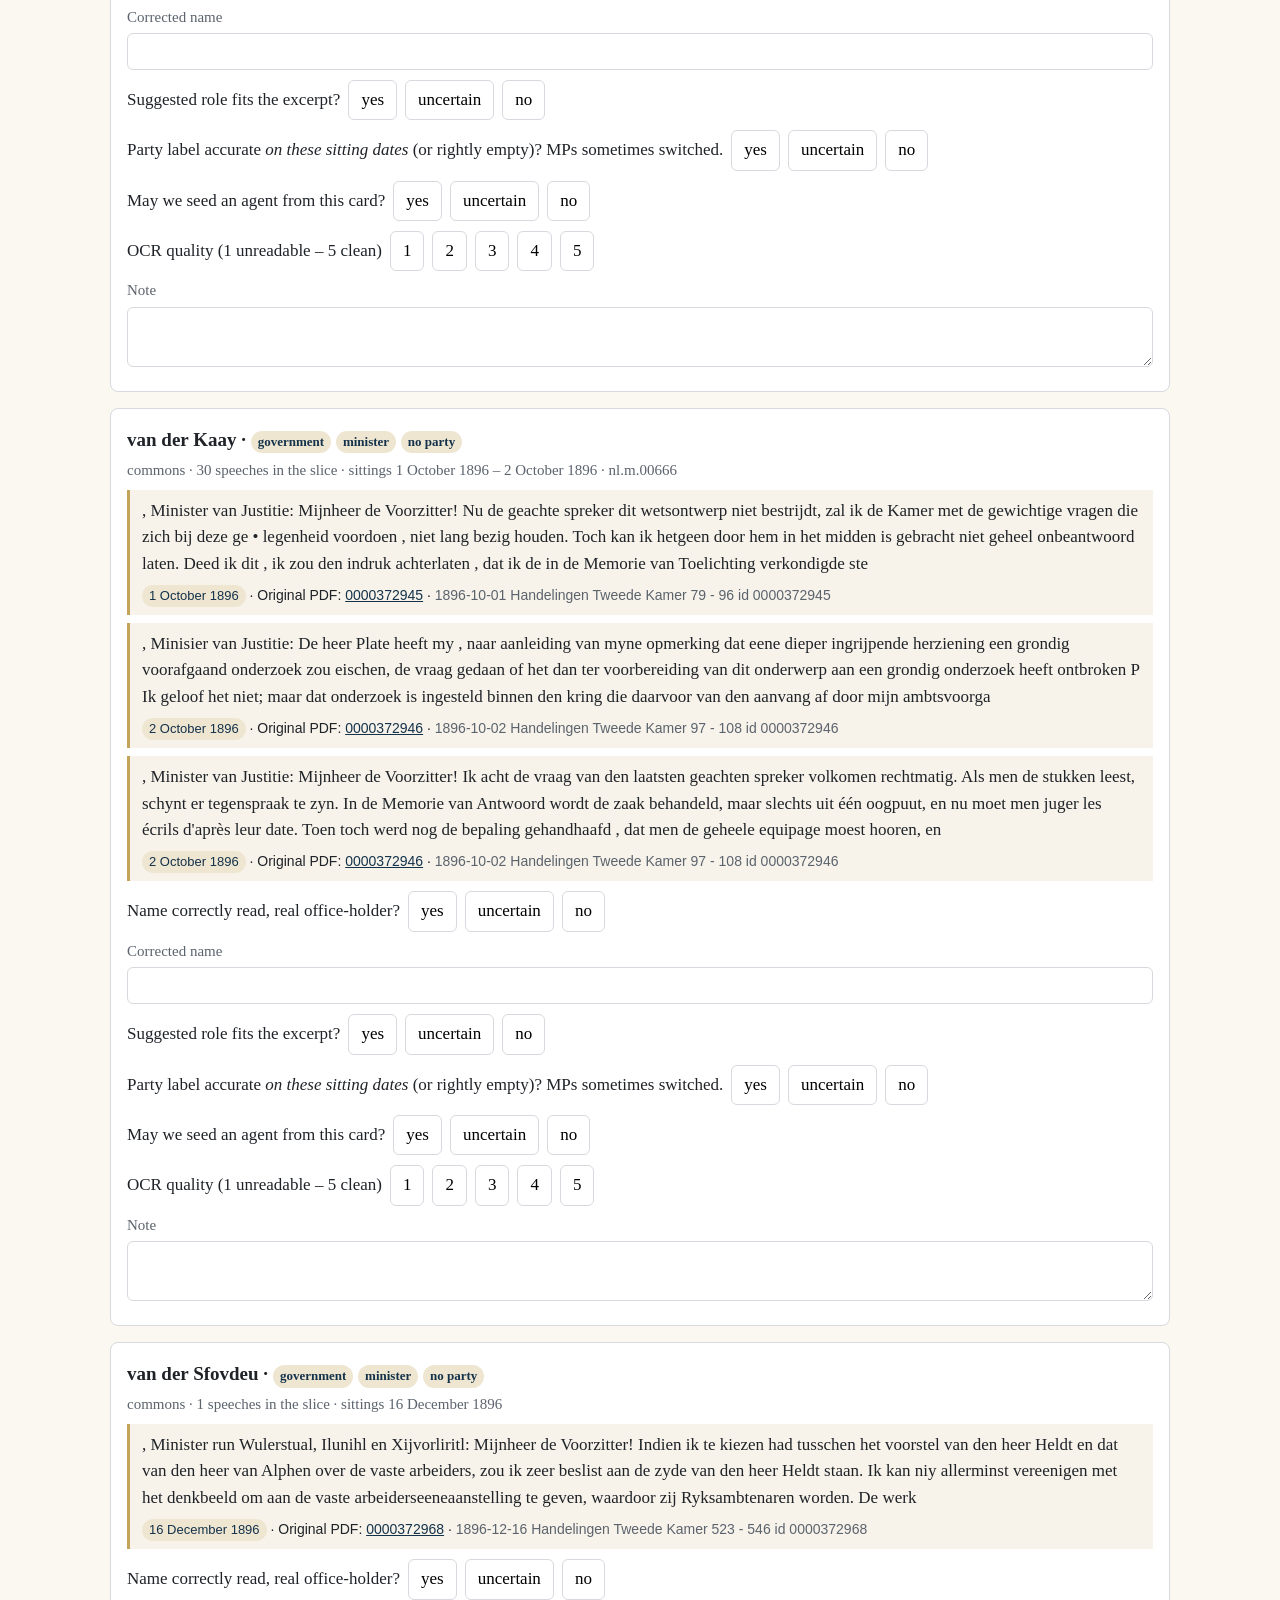
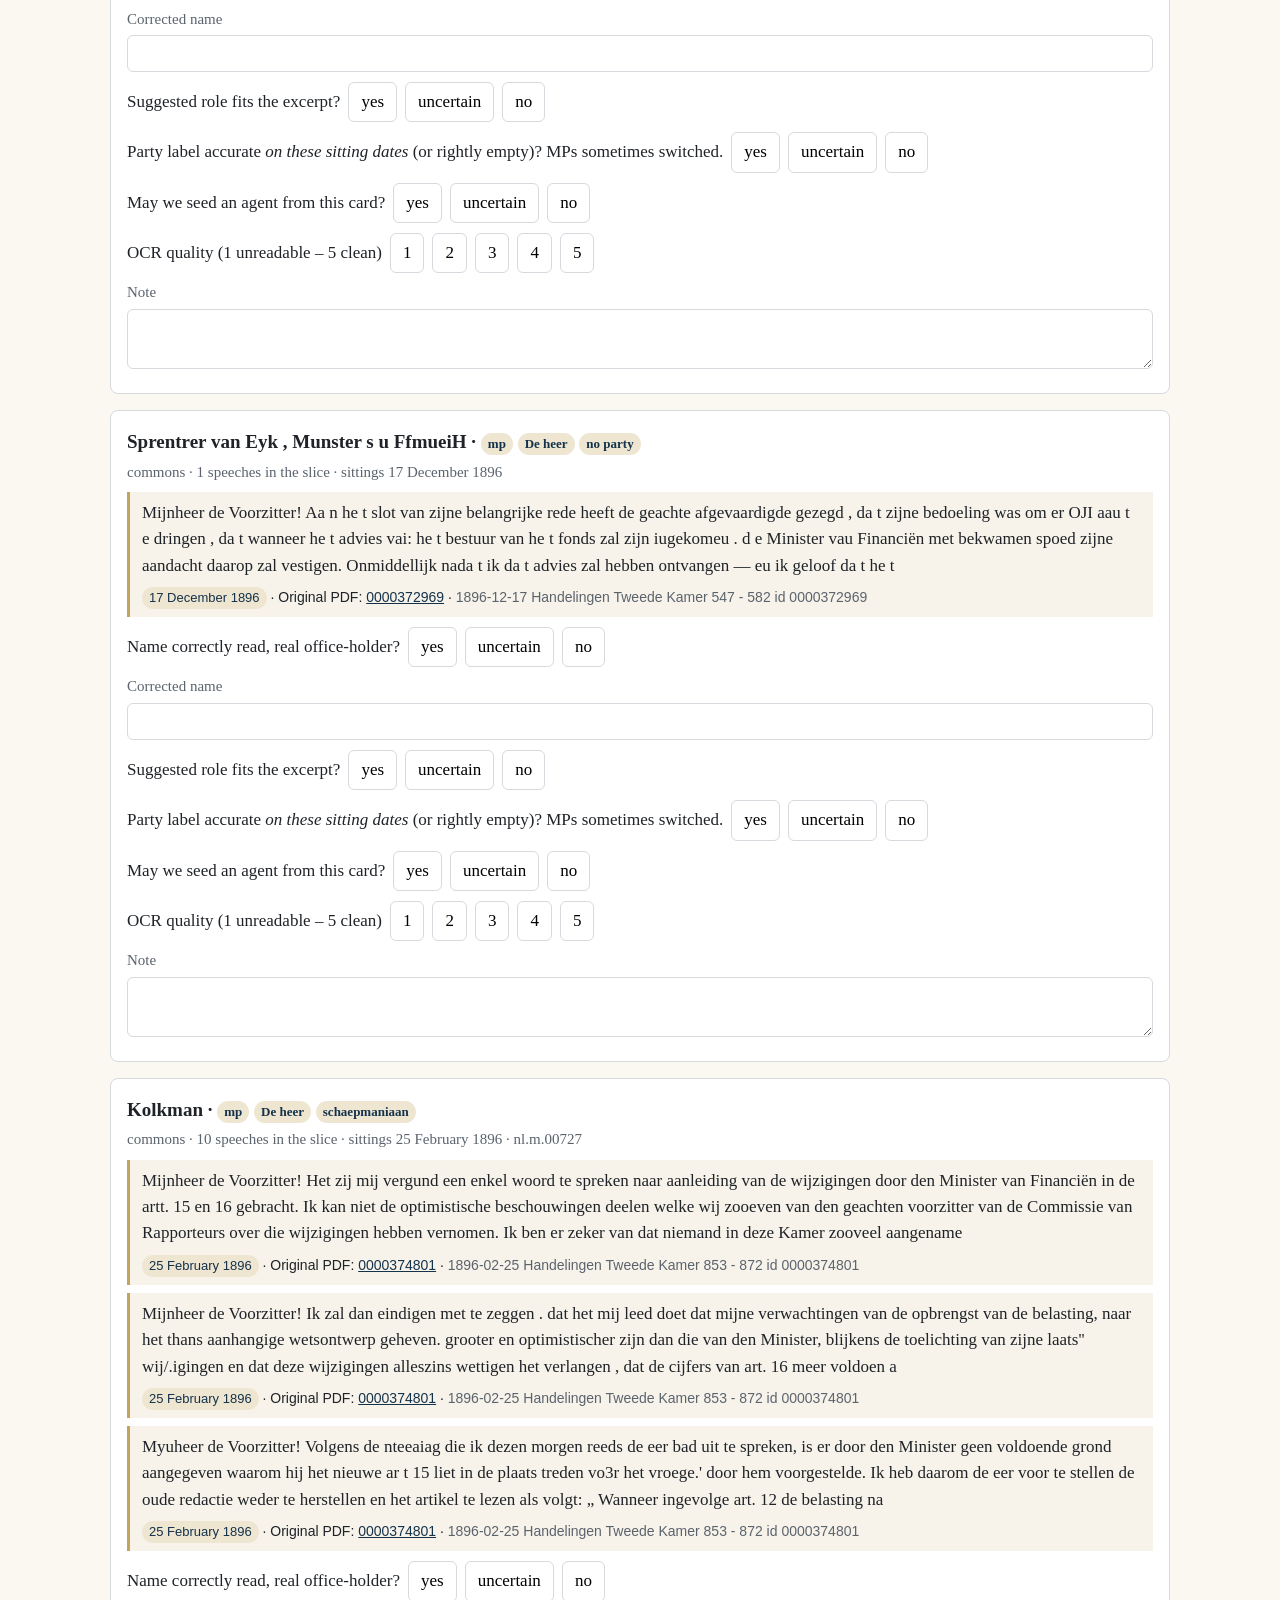
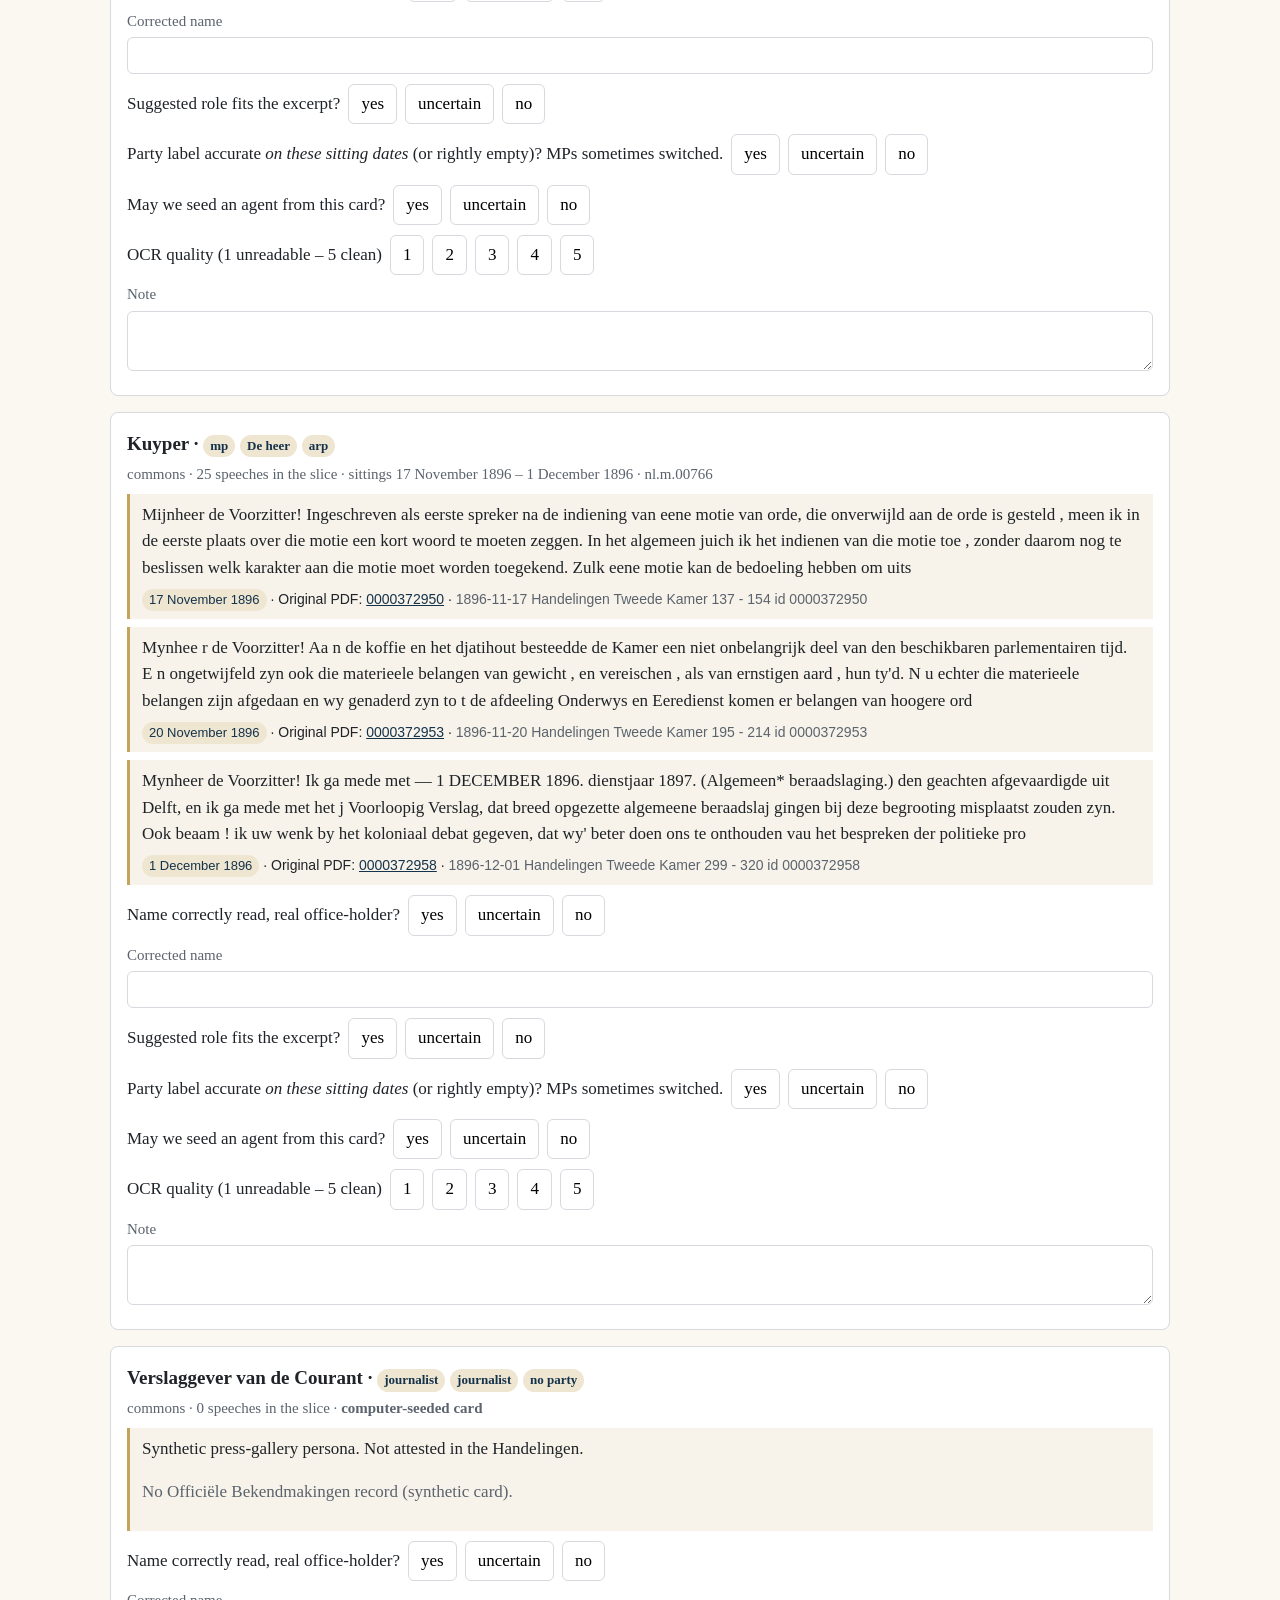
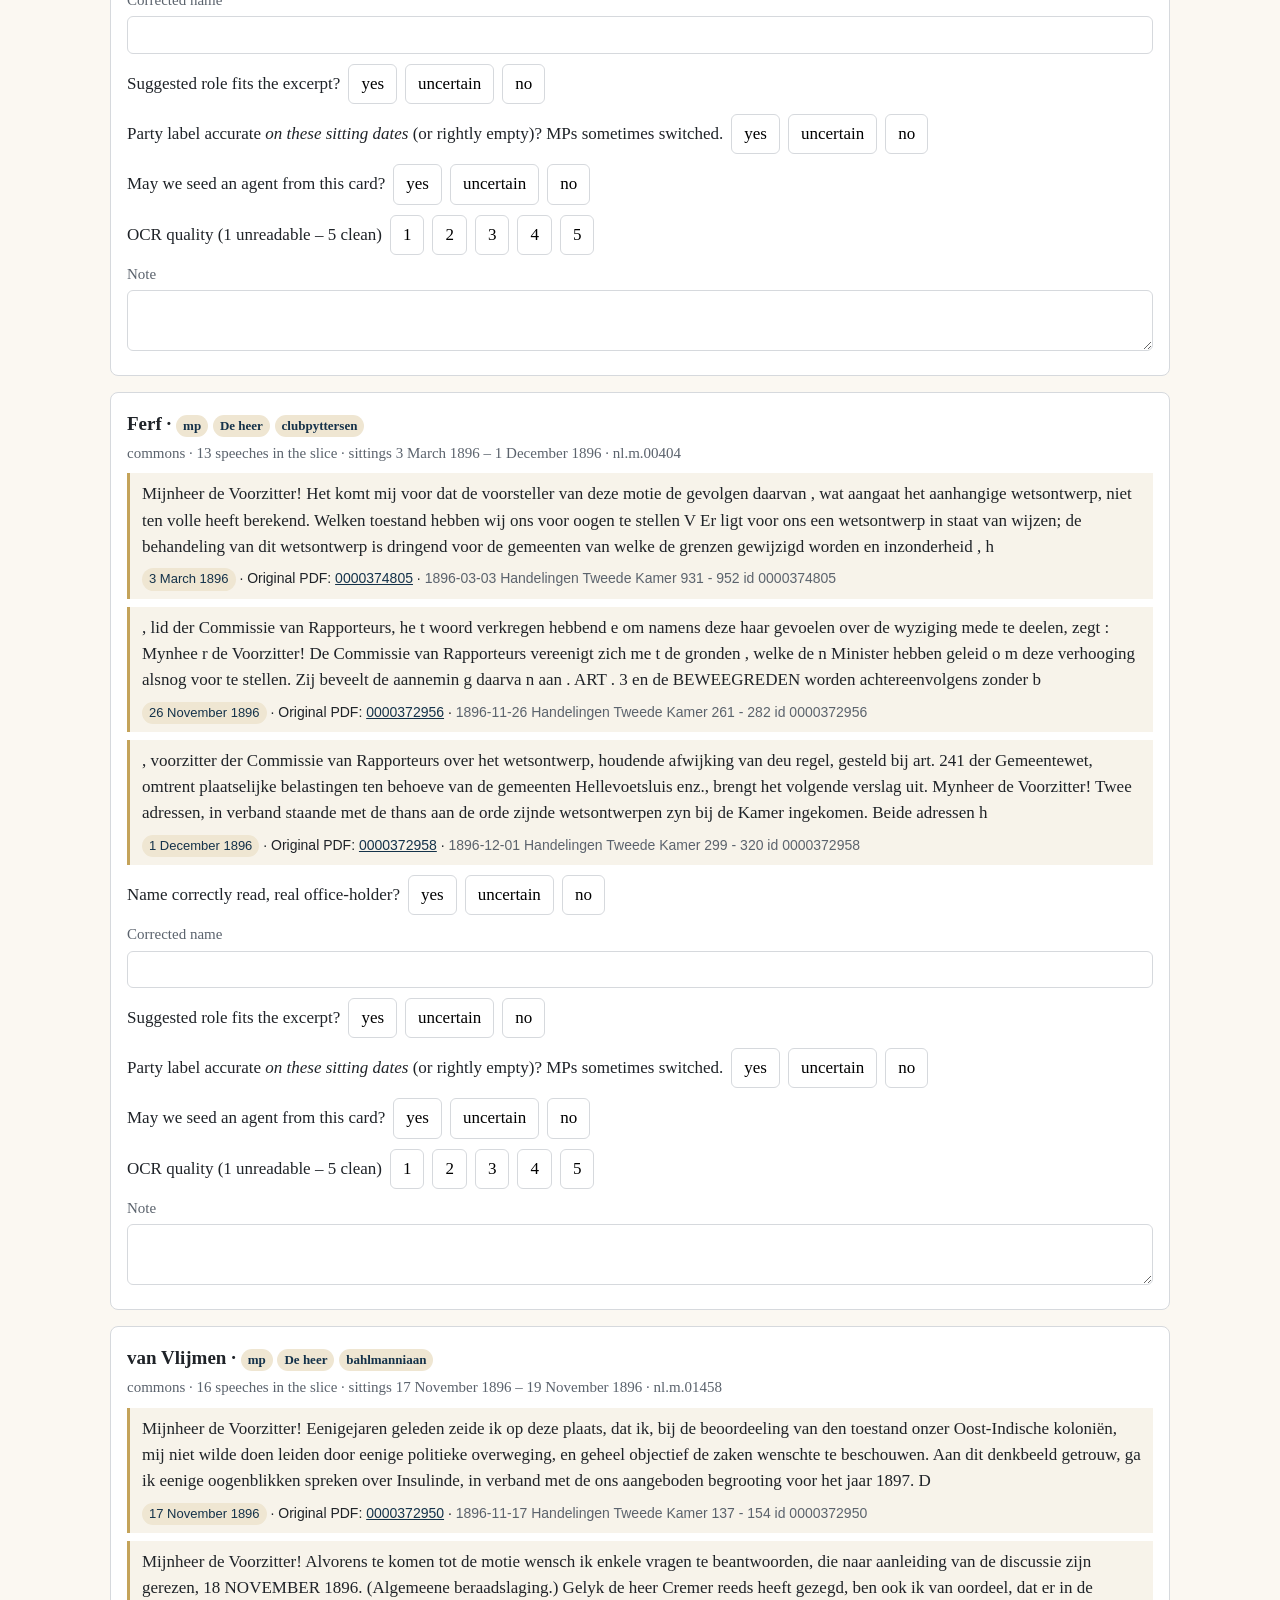
<file: speakers.html>
<!doctype html>
<html lang="en">
<head>
<meta charset="utf-8">
<meta name="viewport" content="width=device-width, initial-scale=1">
<title>2. Names · Kamer historian lab</title>
<link rel="stylesheet" href="style.css">
</head>
<body>
<header class="top">
  <h1>2. Check the names</h1>
  <p class="sub">The computer guessed a speaker, role, and party from OCR’d XML. Confirm or correct what the passage actually supports.</p>
  <nav>
    <a href="index.html">Home</a>
    <a href="schema.html">1. Scheme</a>
    <a href="speakers.html" aria-current="page">2. Names</a>
    <a href="personas.html">3. People</a>
    <a href="interviews.html">4. Conversations</a>
    <a href="rules.html">5. Standing orders</a>
  </nav>
</header>
<main>
  <div class="progress">
    <div id="prog-text">Loading cards…</div>
    <div class="bar"><span id="prog-bar" style="width:0"></span></div>
  </div>
  <div class="row" style="display:flex;gap:8px;flex-wrap:wrap;margin-bottom:12px">
    <label>Show
      <select id="filter">
        <option value="todo">Unlabelled</option>
        <option value="all">All</option>
        <option value="done">Already labelled</option>
      </select>
    </label>
  </div>
  <div id="list"></div>
  <p class="hint">Each excerpt is dated. Party labels can be wrong if the member switched; judge the party against that sitting, not the whole career. Prefer the original PDF over the OCR.</p>
</main>
<footer>Passages from DutchParl XML (1896–1899 Tweede Kamer slice). Each excerpt links to https://zoek.officielebekendmakingen.nl/[id].</footer>
<div id="dock">
  <label>Your name <input id="reviewer" type="text"></label>
  <span id="dock-count"></span>
  <button type="button" class="primary" id="download-all">Download my work</button>
  <button type="button" class="danger" id="clear-all">Delete</button>
</div>
<script src="common.js"></script>
<script src="speakers.js"></script>
</body>
</html>
</file>
<file: style.css>
:root {
  --ink: #1f2328;
  --muted: #5b636d;
  --line: #d6d9dd;
  --accent: #14324a;
  --paper: #fbf8f2;
  --mark: #ffe08a;
  --ok: #1b7f3a;
}
* { box-sizing: border-box; }
body {
  margin: 0;
  font: 17px/1.55 Georgia, "Times New Roman", serif;
  color: var(--ink);
  background: var(--paper);
  padding-bottom: 88px;
}
header.top, main, footer { max-width: 1100px; margin: 0 auto; padding: 0 20px; }
header.top { padding-top: 18px; }
nav {
  display: flex; flex-wrap: wrap; gap: 6px 14px;
  border-bottom: 1px solid var(--line); padding: 8px 0 12px; margin-bottom: 18px;
}
nav a { color: var(--accent); text-decoration: none; }
nav a[aria-current="page"] { font-weight: 700; color: var(--ink); text-decoration: underline; }
h1 { margin: 0 0 6px; font-size: 28px; }
.sub, .hint, footer { color: var(--muted); }
.note {
  background: #fff; border: 1px solid var(--line); border-left: 4px solid var(--accent);
  padding: 10px 14px; margin: 12px 0 20px;
}
.cards { display: grid; grid-template-columns: repeat(auto-fit, minmax(240px, 1fr)); gap: 12px; }
.card {
  background: #fff; border: 1px solid var(--line); border-radius: 8px; padding: 14px 16px;
  text-decoration: none; color: inherit; display: block;
}
.card:hover { border-color: var(--accent); }
.card h2 { margin: 0 0 6px; font-size: 18px; }
.card .meta { font-size: 14px; color: var(--muted); }
button, input, select, textarea { font: inherit; }
button {
  cursor: pointer; border: 1px solid var(--line); background: #fff;
  border-radius: 6px; padding: 6px 12px;
}
button.primary { background: var(--accent); color: #fff; border-color: var(--accent); }
button.danger { color: #a40000; }
button[aria-pressed="true"] { background: var(--accent); color: #fff; border-color: var(--accent); }
label.stack { display: flex; flex-direction: column; gap: 4px; font-size: 15px; color: var(--muted); margin: 8px 0; }
input[type=text], input[type=number], select, textarea {
  padding: 6px 8px; border: 1px solid var(--line); border-radius: 6px; background: #fff;
}
.item {
  background: #fff; border: 1px solid var(--line); border-radius: 8px;
  padding: 16px; margin-bottom: 16px;
}
.item h3 { margin: 0 0 4px; font-size: 19px; }
.where { color: var(--muted); font-size: 15px; margin-bottom: 8px; }
.snippet { font-size: 16px; white-space: pre-wrap; }
.snippet mark { background: var(--mark); }
.fields { display: grid; grid-template-columns: repeat(auto-fit, minmax(200px, 1fr)); gap: 10px; margin-top: 12px; }
.progress { background: #fff; border: 1px solid var(--line); border-radius: 8px; padding: 10px 14px; margin-bottom: 14px; }
.bar { height: 8px; background: var(--line); border-radius: 4px; overflow: hidden; margin-top: 6px; }
.bar > span { display: block; height: 100%; background: var(--ok); }
.pair { display: grid; grid-template-columns: 1fr 1fr; gap: 12px; }
.answer { background: #f7f3ea; border: 1px solid var(--line); border-radius: 8px; padding: 12px; min-height: 8em; }
.rank { display: flex; flex-wrap: wrap; gap: 8px; align-items: center; margin-top: 10px; }
#dock {
  position: fixed; left: 0; right: 0; bottom: 0; z-index: 5;
  display: flex; gap: 10px; align-items: center; flex-wrap: wrap; justify-content: center;
  background: #fff; border-top: 2px solid var(--accent); padding: 8px 16px; font-size: 15px;
}
.map { width: 100%; height: auto; border: 1px solid var(--line); background: #fff; }
.rule { display: grid; grid-template-columns: 1fr auto; gap: 8px; align-items: start; padding: 10px 0; border-bottom: 1px dashed var(--line); }
@media (max-width: 800px) {
  .pair { grid-template-columns: 1fr; }
  body { padding-bottom: 130px; }
}
footer { font-size: 13px; padding: 24px 20px 30px; }
.badge { display: inline-block; background: #efe6d2; color: #14324a; padding: 1px 7px; border-radius: 999px; font-size: 13px; }
.excerpt { background: #f7f3ea; border-left: 3px solid #c4a35a; padding: 8px 12px; margin: 8px 0; white-space: pre-wrap; }
.source { margin: 8px 0 0; font-family: "Avenir Next", "Segoe UI", sans-serif; font-size: 14px; white-space: normal; }
.source a { color: var(--accent); }
</file>
